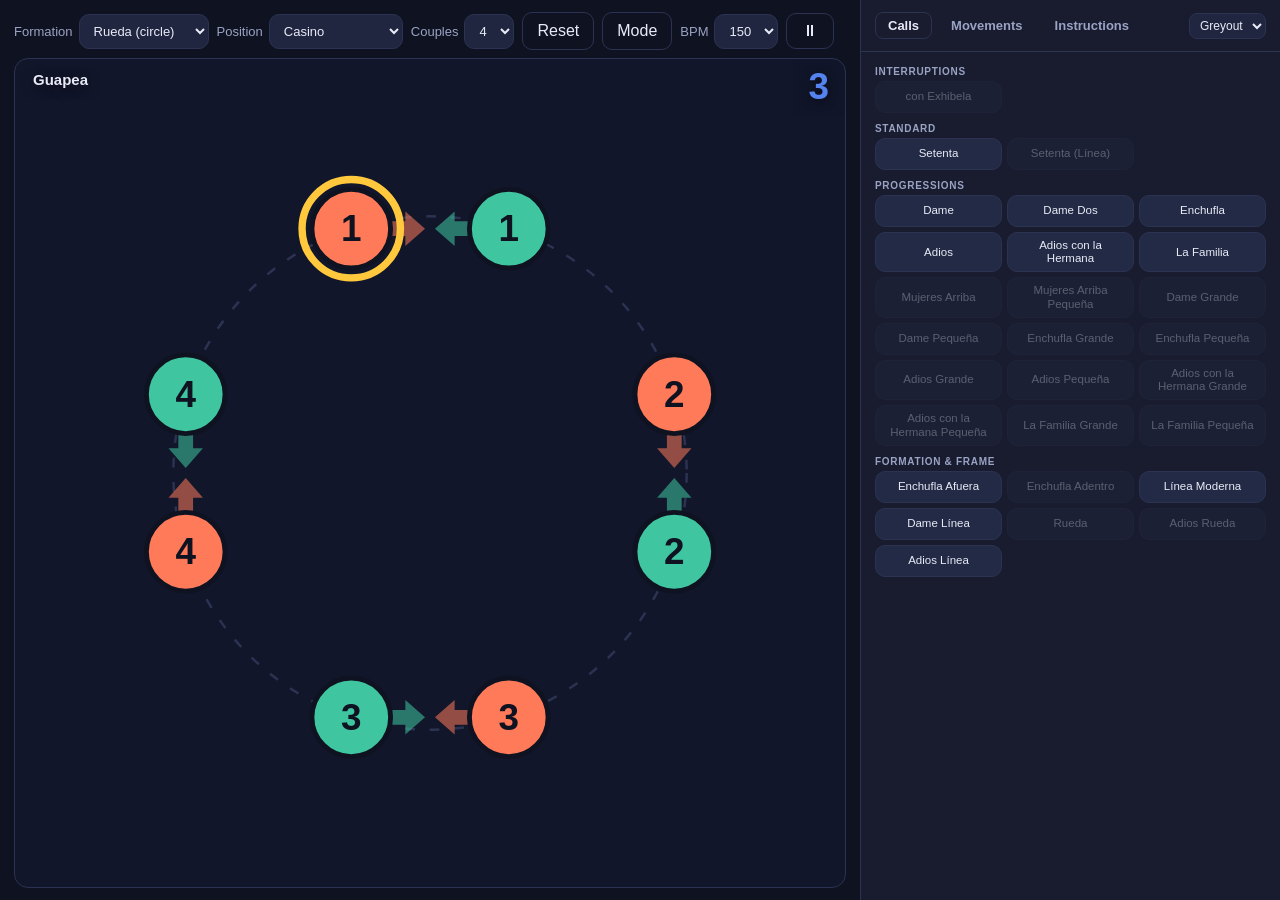
<file: index.html>
<!DOCTYPE html>
<html lang="en">
<head>
<meta charset="UTF-8">
<meta name="viewport" content="width=device-width, initial-scale=1.0">
<title>Rueda de Casino — Call Simulator (MVP)</title>
<style>
  :root{
    --bg:#0f1220; --panel:#181c2e; --panel2:#20263f; --line:#2c3352;
    --ink:#e8ebf7; --muted:#9aa3c4; --accent:#5b8cff;
    --lead:#ff7a59; --follow:#3fc6a0; --stage:#12162a;
  }
  *{box-sizing:border-box}
  html,body{height:100%}
  body{margin:0;font-family:-apple-system,BlinkMacSystemFont,"Segoe UI",Roboto,Helvetica,Arial,sans-serif;
       background:var(--bg);color:var(--ink);
       height:100dvh;overflow:hidden;display:flex;flex-direction:column}
  /* NO PAGE HEADER. The title and strapline cost a band of height on every screen to say what the
     browser tab already says, and on a phone that band was competing with the wheel. The document
     <title> still carries the name. */
  /* Full-viewport layout: stage flexes to fill; the Calls panel is always pinned/visible.
     Landscape → Calls on the right; Portrait → Calls at the bottom. The page never scrolls. */
  #app{flex:1 1 auto;min-height:0;display:flex}
  .stagewrap{flex:1 1 auto;min-width:0;min-height:0;padding:12px 14px;
             display:flex;flex-direction:column;gap:8px;overflow:hidden}
  .stage{flex:1 1 auto;min-height:0;background:var(--stage);border:1px solid var(--line);
         border-radius:14px;overflow:hidden;position:relative}
  svg{display:block;width:100%;height:100%}
  /* Wider than it was (340px): the panel is now the only home for both lists, and the animation can
     afford the room — Sam: "give the panel more horizontal room, the animation may shrink to pay for it." */
  .side{flex:0 0 420px;border-left:1px solid var(--line);background:var(--panel);
        display:flex;flex-direction:column;min-height:0}
  /* Wraps, because on a narrow phone three tabs plus the checkbox do not fit on one line and a tab you
     cannot see is a list you cannot reach. */
  .tabrow{display:flex;flex-wrap:wrap;align-items:center;gap:6px}
  .tab{background:transparent;border:1px solid transparent;border-radius:8px;padding:5px 12px;
       font:inherit;font-size:13px;font-weight:600;color:var(--muted);cursor:pointer}
  .tab:hover{color:var(--ink)}
  .tab.active{background:var(--chip);border-color:var(--line);color:var(--ink)}
  .movehint{font-size:11.5px}
  /* Sits in the tab row, so it is sized to sit beside a tab rather than tower over one. */
  #unavail{padding:4px 6px;border-radius:8px;font-size:12px}
  .calls-pin{flex:0 0 auto;padding:12px 14px;border-bottom:1px solid var(--line);background:var(--panel)}
  .side-scroll{flex:1 1 auto;min-height:0;overflow:auto;padding:14px;display:flex;flex-direction:column;gap:14px}
  .toolbar{display:flex;flex-wrap:wrap;gap:8px;align-items:center}
  /* One flex item holding the tempo and its transport, so a wrap can never fall between them and strand
     the ⏸ on a line by itself. `flex-wrap:nowrap` says that outright rather than relying on the two
     happening to fit. */
  .tempo{display:flex;flex-wrap:nowrap;align-items:center;gap:8px}
  /* A fixed cell, so swapping ⏸ for ▶ cannot change the button's width and shuffle the row — the same
     reason the call buttons live in a grid rather than a wrapping flex row. `width`, not `min-width`:
     the two glyphs are not the same width (⏸ measured 1.6px wider), so a minimum still let it twitch. */
  #beatToggle{width:48px;padding-left:0;padding-right:0;text-align:center;line-height:1;flex:0 0 auto}
  .calls{display:flex;flex-wrap:wrap;gap:8px}
  /* Buttons live in a fixed GRID, not a wrapping flex row: a hover or a state change can alter a
     button's ink but never its cell, so nothing reflows and a button can't slide out from under the
     pointer mid-click (which used to deselect a call as you tried to pick it). */
  .btngrid{display:grid;grid-template-columns:repeat(auto-fill,minmax(96px,1fr));gap:5px}
  .btngrid button{width:100%;padding:6px 6px;font-size:11.5px;text-align:center;
                  white-space:normal;line-height:1.15;min-height:32px;display:flex;
                  align-items:center;justify-content:center}
  .grouped{display:flex;flex-direction:column;gap:10px}
  /* `display:flex` above is an AUTHOR rule, and the `hidden` attribute is only styled by the UA
     stylesheet — author beats UA regardless of specificity, so setting `.hidden` on a `.grouped`
     did nothing and both tabs rendered at once. The inactive list has to be turned off explicitly. */
  .grouped[hidden]{display:none}
  .grp-title{font-size:10px;text-transform:uppercase;letter-spacing:.7px;color:var(--muted);
             margin:0 0 4px;font-weight:600}
  .grp.empty{display:none}
  .secctl{display:flex;gap:10px;align-items:center;font-weight:400;text-transform:none;letter-spacing:0}
  .secctl label.ctl{font-size:11px;gap:4px}
  .secctl input{margin:0}
  button{font:inherit;cursor:pointer;border:1px solid var(--line);background:var(--panel2);color:var(--ink);
         padding:9px 14px;border-radius:10px;transition:transform .05s, border-color .15s, background .15s}
  button:hover{border-color:var(--accent)}
  button:active{transform:translateY(1px)}
  button.call{background:#232a45}
  button.primary{background:var(--accent);border-color:var(--accent);color:#0b1020;font-weight:600}
  button.ghost{background:transparent}
  /* A toolbar button that latches (the Mode row's visibility toggle) reads as pressed while it is on. */
  .toolbar button.on{background:var(--accent);border-color:var(--accent);color:#0b1020;font-weight:600}
  button:disabled{opacity:.32;cursor:not-allowed;border-color:var(--line)}
  button:disabled:hover{border-color:var(--line)}
  select{font:inherit;background:var(--panel2);color:var(--ink);border:1px solid var(--line);
         padding:8px 10px;border-radius:10px}
  label.ctl{display:flex;align-items:center;gap:6px;color:var(--muted);font-size:13px}
  label.ctl[hidden]{display:none}          /* author `display:flex` beats the UA's `hidden` — see .modebar */
  .card{background:var(--panel2);border:1px solid var(--line);border-radius:12px;padding:12px 14px}
  .card h2{margin:0 0 8px;font-size:12px;text-transform:uppercase;letter-spacing:.8px;color:var(--muted)}
  .legend{display:flex;gap:16px;font-size:13px}
  .dot{display:inline-block;width:12px;height:12px;border-radius:50%;margin-right:6px;vertical-align:-1px}
  .help h3{font-size:12px;margin:15px 0 5px;color:var(--ink);font-weight:650}
  .help h3:first-child{margin-top:0}
  .help p{margin:0 0 8px;color:var(--muted);font-size:12.5px;line-height:1.55}
  .help b{color:var(--ink);font-weight:600}
  .help p:last-child{margin-bottom:0}
  .wip{font-size:9.5px;text-transform:uppercase;letter-spacing:.6px;color:var(--accent);font-weight:600;
       border:1px solid var(--line);border-radius:20px;padding:1px 7px;margin-left:6px;white-space:nowrap}
  #log .step{color:var(--muted)}
  #log .move{color:var(--ink);font-weight:600}
  #log .note{color:var(--muted);font-style:italic}
  table{width:100%;border-collapse:collapse;font-size:12.5px}
  th,td{text-align:left;padding:4px 6px;border-bottom:1px solid var(--line)}
  th{color:var(--muted);font-weight:600}
  .pill{font-size:11px;padding:1px 7px;border-radius:20px}
  .pill.L{background:rgba(255,122,89,.18);color:var(--lead)}
  .pill.F{background:rgba(63,198,160,.18);color:var(--follow)}
  .muted{color:var(--muted);font-size:12px;line-height:1.5}
  .modebar{display:flex;align-items:center;gap:8px;margin:6px 0 2px}
  /* Same trap as `.grouped` below: `display:flex` is an AUTHOR rule and the `hidden` attribute is only
     styled by the UA stylesheet, so the row has to be turned off explicitly or it ignores `hidden`. */
  .modebar[hidden]{display:none}
  .modebar .modelabel{color:var(--muted);font-size:11px;text-transform:uppercase;letter-spacing:.7px}
  .modebtn{padding:6px 12px;border-radius:8px;background:var(--panel2);font-size:13px}
  .modebtn.active{background:var(--accent);color:#0b1020;border-color:var(--accent);font-weight:600}
  .section{margin-top:12px}
  .sectitle{font-size:11px;text-transform:uppercase;letter-spacing:.8px;color:var(--muted);margin:0 0 7px;display:flex;align-items:center;gap:8px}
  .sectitle .hint{text-transform:none;letter-spacing:0;font-size:11px;opacity:.75}
  .decision{margin:12px 0;padding:10px 12px;border:1px solid var(--accent);border-radius:10px;
            background:rgba(91,140,255,.08);display:flex;flex-wrap:wrap;gap:8px;align-items:center}
  .decision .dtext{font-size:13px;color:var(--ink)}
  button.silence{background:#2a3150}
  /* The count, not a headline. It was 72px — sized for a room, on a stage that has to share its space
     with the wheel. A dancer glances at it; it does not need to shout.
     `font-size` is set by `scaleBeat()`, in proportion to the wheel: see there for why. */
  .beatbig{position:absolute;top:10px;right:16px;font-size:22px;line-height:1;font-weight:700;
           color:var(--accent);opacity:.92;font-variant-numeric:tabular-nums;pointer-events:none;
           text-shadow:0 2px 10px rgba(0,0,0,.6)}
  /* The corner stack: now-playing, a gap, the queue. `min-height` on the now-playing line keeps the
     queue from jumping up and down as calls start and stop — the queue is a list you read, and a list
     that moves when nothing about it changed is a list you stop trusting. */
  .corner{position:absolute;top:12px;left:18px;pointer-events:none;max-width:60%}
  .nowplaying{font-size:15px;font-weight:600;color:var(--ink);min-height:20px;
              text-shadow:0 2px 12px rgba(0,0,0,.55)}
  .nowplaying .np-call{color:var(--accent)}
  .nowplaying .np-move{color:var(--ink)}
  /* 22px of nothing. Not a border, not a rule — the queue is the same kind of thing as the line above it
     and a divider would imply otherwise; it is simply not happening yet, and distance says that. */
  .queuelist{margin-top:22px;text-shadow:0 2px 12px rgba(0,0,0,.55)}
  .queuelist .qhead{font-size:10px;text-transform:uppercase;letter-spacing:.8px;color:var(--muted);
                    margin-bottom:4px;font-weight:600}
  .queuelist .qcall{font-size:13.5px;line-height:1.65;color:var(--ink);opacity:.72}
  .queuelist .qcall .qnum{color:var(--muted);font-size:12px;margin-right:4px}
  /* The next call up is the one about to be danced — it reads brighter than the ones behind it. */
  .queuelist .qcall.qnext{opacity:1;font-weight:600}
  /* The row of light-up beat pips that used to sit under the stage is gone. It said exactly what the
     big number in the stage's top-right corner already says, and on a short screen the wheel needs
     that band of height far more than the count needs saying twice. */

  /* ================= SCREEN OVERRIDES — LAST, so that they win =================
     These blocks used to sit in the middle of the sheet, above the rules they override. CSS breaks
     ties on source order, so at equal specificity the LATER rule wins and three of these were dead
     letters: the portrait `.toolbar` gap (8px, not the 7 it asks for), the portrait `.tempo` gap, and
     the portrait `.modebar` margin. All three read as though they worked. The toolbar gap was the one
     that mattered — three gaps of one pixel each is exactly what stood between the controls and
     fitting on two rows at 375px. Overrides belong at the end of a stylesheet; here they are. */
  @media (orientation:portrait){
    #app{flex-direction:column}
    .side{flex:0 0 auto;max-height:42vh;border-left:none;border-top:1px solid var(--line)}
    .calls-pin{border-bottom:1px solid var(--line)}
    /* Trim vertical chrome so the wheel keeps as much height as possible. */
    .stagewrap{padding:8px 10px;gap:6px}
    .modebar{margin:2px 0}
    /* THE TOOLBAR IS THE BIGGEST CONSUMER OF HEIGHT ON A PHONE. At 375px it wrapped to five rows — 154px,
       well over half of what the wheel itself got — because each control is a flex item that will not
       split. Nothing here removes information: the controls simply stop reserving room they were not
       using; the selects were padded for a mouse. */
    .toolbar{gap:5px 7px}
    .toolbar label.ctl,.toolbar button,.toolbar select{font-size:12px}
    .toolbar button{padding:6px 10px}
    /* Horizontal padding only — it is the sole term that affects how the row wraps, and taking it off
       the sides rather than the top keeps the selects the same height as the buttons beside them.
       Worth 8px across the two selects on each line, which is the difference between wrapping at a
       375px phone and wrapping at a 360px one. */
    .toolbar select{padding:5px 5px;border-radius:8px}
    .toolbar label.ctl{gap:4px}
    #beatToggle{width:40px}
    .tempo{gap:7px}
  }
  /* Short landscape screens (e.g. phone held sideways): trim vertical chrome so everything still fits. */
  @media (orientation:landscape) and (max-height:560px){
    .stagewrap{padding:8px 10px;gap:6px}
    .toolbar button{padding:6px 10px}
    .side{flex-basis:340px}
  }
</style>
</head>
<body>
<div id="app">
  <main class="stagewrap">
    <div class="toolbar">
      <!-- `autocomplete="off"` throughout: browsers restore form-control state across a reload, and
           these controls are not a form — they are a view of engine state that `reset()` re-derives on
           load. Left to itself, a reloaded page could show Couples 8 over a wheel of 4. -->
      <label class="ctl">Formation
        <select id="layout" autocomplete="off">
          <option value="circle">Rueda (circle)</option>
          <option value="linea">Línea Moderna</option>
        </select>
      </label>
      <!-- Position: both the readout of where the wheel is and the way to put it somewhere. It sits
           next to Formation because the two are the same kind of statement — which floor plan, and
           where within it — and because a line of its own was a band of height a phone cannot spare. -->
      <label class="ctl">Position
        <select id="position" autocomplete="off"></select>
      </label>
      <!-- Couples comes after Position: the two wide pickers pair off on the first line, and the three
           narrow controls plus the tempo group fit on the second. Ordering the row by what it says —
           which floor plan, where on it, how many of you — happens to be the ordering that wraps. -->
      <label class="ctl">Couples
        <select id="couples" autocomplete="off">
          <option>4</option><option>6</option><option>8</option>
        </select>
      </label>
      <button id="reset" class="ghost">Reset</button>
      <!-- Mode is a practice setting, not a per-call control: you choose Live or Step once and then
           leave it. So the row is off by default and this brings it back when you want it. -->
      <button id="modeToggle" class="ghost">Mode</button>
      <!-- THE TEMPO AND ITS TRANSPORT ARE ONE CONTROL, so they are one flex item. The toolbar wraps,
           and a wrap that fell between these two would leave a ⏸ stranded on a line of its own with
           nothing to say what it governs. Grouped, they wrap together — BPM goes to the next line and
           takes its button with it.

           Tempo in the unit a caller actually thinks in: a slider offered a continuum of speeds nobody
           dances at and no way to say which one you were on. These are real salsa tempos, generated
           from the range below so the base tempo is on the list by construction. -->
      <div class="tempo">
        <label class="ctl">BPM
          <select id="bpm" autocomplete="off"></select>
        </label>
        <!-- Glyph only. The word was the widest thing in the row and said what the icon already says. -->
        <button id="beatToggle" class="ghost" title="Stop the beat" aria-label="Stop the beat">⏸</button>
      </div>
    </div>

    <div class="stage">
      <svg id="stage" viewBox="85 5 510 510" preserveAspectRatio="xMidYMid meet"></svg>
      <!-- Top-left corner: what is happening NOW, then a deliberate gap, then what is coming. The gap is
           the whole point — it is what tells a dancer at a glance which line is the call being danced and
           which lines are merely promised. -->
      <div class="corner">
        <div id="nowplaying" class="nowplaying"></div>
        <div id="queueList" class="queuelist"></div>
      </div>
      <div id="beatbig" class="beatbig">1</div>
    </div>

    <div class="modebar" id="modebar" hidden>
      <span class="modelabel">Mode</span>
      <button id="modeLive" class="modebtn">Live · queue calls</button>
      <button id="modeStep" class="modebtn">Step · pause for calls</button>
    </div>

    <div id="decision" class="decision" style="display:none">
      <span class="dtext" id="decisionText"></span>
      <button id="silenceBtn" class="silence">Silence</button>
    </div>
  </main>

  <aside class="side">
    <!-- One panel, three tabs. Calls and Movements are the same kind of thing to a user — a list of
         things you can fire — so they share a space rather than competing for one, and the tabs replaced
         the two `show` checkboxes that used to do the same job less clearly. The Call log joined them
         for the same reason: on a phone the panel can only really show one thing at a time, and the
         list you are picking from should get all of it.

         ONLY THE TAB ROW IS PINNED. Everything below it scrolls. The lists used to live up here in the
         fixed block, which is why on a short screen the last few calls sat below the bottom of the
         panel with no way to reach them. -->
    <div class="calls-pin">
      <div class="tabrow" role="tablist">
        <button class="tab active" id="tabCalls" role="tab" aria-selected="true">Calls</button>
        <button class="tab" id="tabMoves" role="tab" aria-selected="false">Movements</button>
        <button class="tab" id="tabHelp" role="tab" aria-selected="false">Instructions</button>
        <!-- What to do with a call you cannot make right now. A checkbox had to name one of the two
             states and leave the other implied; a picker names both, and says which you are in. -->
        <label class="ctl" id="unavailLabel" style="margin-left:auto">
          <select id="unavail" autocomplete="off">
            <option value="grey" selected>Greyout</option>
            <option value="hide">Hide</option>
          </select>
        </label>
      </div>
    </div>

    <div class="side-scroll">
      <div class="grouped" id="callButtons"></div>
      <div class="grouped" id="moveButtons" hidden></div>
      <p class="muted movehint" id="moveHint" hidden style="margin:0">Fire one at a time to test — a movement runs to completion and can't be interrupted.</p>
      <!-- The Call log's tab became this one. What the log showed — what you had called — is the queue
           at the top-left of the stage while it matters, and what a newcomer needs instead is to be
           told what any of these buttons do. -->
      <div class="card help" id="helpCard" hidden style="margin-top:0">
        <h3>Calling</h3>
        <p>Press a <b>Call</b> and it joins the queue shown at the top-left of the stage. Press more and
           they line up behind it, danced in the order you called them — which is the point: a caller
           shouts the next call while the current one is still being danced.</p>
        <p>Calls are timed to the music, so a call waits for its place in the measure before it starts.
           Press <b>⏸</b> to stop the beat and there is no measure to wait for — calls are then danced
           the moment you press them. <b>BPM</b> sets the tempo everything is danced at.</p>

        <h3>Calls are made of movements</h3>
        <p>A <b>call</b> is a word the caller shouts. Each one expands into a series of
           <b>movements</b> — the figures actually danced. An <i>Enchufla</i> is an Enchufla movement,
           then a Dame, then the Dile Que No the rules of rueda supply on your behalf.</p>
        <p>The <b>Movements</b> tab fires any single movement on its own, for looking at one figure
           closely. A movement runs to completion, and nothing can be queued behind it.</p>

        <h3>Setting the floor</h3>
        <p>Along the top: how many <b>Couples</b> are in the wheel, the <b>Formation</b> they are in, and
           the <b>Position</b> they are standing in — pick one and the dancers go there, keeping their
           current partners. <b>Reset</b> puts everyone back to the start.</p>

        <h3>Step mode <span class="wip">under development</span></h3>
        <p>Behind the <b>Mode</b> button is a second mode that pauses at each decision point and asks you
           for a call instead of flowing on by itself. It works, but it is still being built out.</p>
      </div>
    </div>
  </aside>
</div>

<script>
/* ------------------------------------------------------------------ *
 *  DATA MODEL
 *  A dancer = { id, role:'L'|'F', couple:int, station:int, ring:'in'|'out' }
 *  - station  : which slot around the wheel / along the line they occupy
 *  - ring     : leaders start 'in', followers 'out'; some moves swap this
 *  - couple   : identity tag (never changes) so you can track a person
 *  Invariant : every station holds exactly one 'L' and one 'F'. Those two
 *              are partners *right now*. Facing always points at the partner.
 *
 *  A CALL is a pure function (dancers, N) -> new dancers (or null = "no
 *  formation change, returns to base"). Add new calls by adding to CALLS.
 * ------------------------------------------------------------------ */

const MOVEMENTS = {
  dame: {
    label: 'Dame',
    desc: 'Progresses the leader one couple, ending in Exhibela facing the new partner. Leader and follower now travel toward each other and meet at the spoke midway between their two old couples — so the wheel flips to the other of its two spoke configs and lands exactly on the grid (no drift). The follower progresses clockwise (anti-clockwise afuera) to the meeting spoke.',
    requires: ['casino', 'exhibela', 'dile'], sets: 'exhibela', progresses: 1, afueraReady: true, interrupt: true,
    // Odd from Casino and Exhibela (dh −1/+1), even from the Dile Que No position (−2/0, the follower
    // scripted): the flip is the arithmetic, not a flag that happens to travel with the name.
    flipsPhase: (from) => virtualPos(from) !== 'dile',
    anim: { duration: 700 },
    beats: (from) => virtualPos(from) === 'casino' ? 2 : 4,
    play: { byFrom: {
      default: { travel: 'dame', mirror: true },
      // From the Dile Que No position the leader walks straight to his new partner one couple
      // anti-clockwise while she dances her ¾ circle back to her own spot. This was the second half of
      // the `dile_dame` compound; it is a Dame, so it lives on the Dame.
      dile: { travel: 'dile_dame', mirror: true, opts: { steps: 32, settle: 0.28, beats: 4 },
        script: { F: { kind: 'three_quarter_circle' } },
        face: { L: 'partner', F: { from: 'travel', to: 'partnerEnd', after: 0.75, freeze: true } } },
    } }
  },
  dame_dos: {
    label: 'Dame Dos',
    desc: 'Like Dame but the leader progresses two couples — he passes one follower and joins the next while the follower steps half a couple to the between-spoke. Flips the phase (lands on the other config) and ends in Exhibela facing the new partner.',
    // NOT afuera. Holding the pass sides — which afuera does not change — sends the leaders round an
    // enormous arc, which is why it is almost never called that way on a floor. Sam: ban it rather than
    // draw it. The same reasoning retires its Línea forms below.
    requires: ['casino', 'exhibela', 'dile'], sets: 'exhibela', progresses: 2, interrupt: true,
    flipsPhase: (from) => virtualPos(from) !== 'dile',
    anim: { duration: 820 },
    beats: 4,
    play: { byFrom: {
      default: { travel: 'dame_dos', mirror: true },
      dile: { travel: 'dile_dame_dos', mirror: true, opts: { steps: 32, settle: 0.28, beats: 4 },
        script: { F: { kind: 'three_quarter_circle' } },
        face: { L: 'partner', F: { from: 'travel', to: 'partnerEnd', after: 0.75, freeze: true } } },
    } }
  },
  dame_pequena: {
    label: 'Dame Pequena',
    desc: 'Progresses the leader one couple WITHOUT changing the spoke config — the couples stay on the same midpoint spokes, only the pairing shifts. From Exhibela the follower stays put and the leader travels the whole way to the next follower (a Dame where the leader does all the work). From Casino the follower does a Reverse Adios across her own spoke (turning 180° anti-clockwise) while the leader travels the larger distance to the next follower’s spoke. Ends in Exhibela at the same spokes. Afuera it inverts inside-out (progression clockwise, lanes swapped), ending in Afuera Exhibela. (Meant for Rueda / Línea Moderna work; not yet used as a call.)',
    requires: ['casino', 'exhibela'], sets: 'exhibela', progresses: 1, afueraReady: true,
    anim: { duration: 820 },
    beats: 4,
    /* FROM THE DILE QUE NO POSITION SHE DANCES HER ¾ CIRCLE — the same figure the circle Dame already
     * does from there. Sam: "when doing a Dame move where the follower wants to end up back in the same
     * slot, she should do her 3/4 circle movement that we've already defined as part of Rueda formation …
     * The same should be true for Dame Pequeña in LM formation."
     *
     * And the leader passes her on the RIGHT, which is the Dile Que No position's own convention rather
     * than the rueda role default. Without that declaration the planner fell back to `'L,F': 'left'` and
     * drove him round the wrong side: measured, the INTENDED path already went right at 6.49px and the
     * evasion reversed it to 38px on the left. No fault was recorded, because it achieved exactly the
     * rule it had been given — the rule was the wrong one. */
    play: { byFrom: {
      // She dances a Reverse Adios across her own spoke from Casino, and simply stands still from
      // Exhibela — which is the same instruction, because from Exhibela that slot is where she already
      // is. Only the facing differs: coming from Casino she spins anti-clockwise onto her new leader.
      default: { travel: 'dame_pequena', mirror: true,
        script: { F: { kind: 'to_lane', bow: { side: 'right', amp: 'justMiss' } } },
        face: { F: { byVirtualPos: { exhibela: null,
          casino: { from: 'start', to: 'partnerEnd', dir: 'ccw', after: 0, ease: 'linear' } } } } },
      // The SAME definition the circle Dame uses from here — `dile_dame` already states both the leader's
      // one-couple crossing and the Dile Que No position's `partner0: 'right'`. Sharing it rather than
      // restating it is the point: these are one figure, and §46 was flagging the near-duplicate.
      dile: { travel: 'dile_dame', mirror: true, opts: { steps: 32, settle: 0.28, beats: 4 },
        script: { F: { kind: 'three_quarter_circle' } },
        face: { L: 'partner', F: { from: 'travel', to: 'partnerEnd', after: 0.75, freeze: true } } },
    } }
  },
  dame_dos_pequena: {
    label: 'Dame Dos Pequena',
    desc: 'Dame Pequeña progressing TWO couples instead of one: the leader does all the travelling and the follower dances the identical figure, so the spoke config is unchanged. On a mini 2-couple wheel two couples is the whole wheel — the leader crosses it twice, going by the other leader on each other’s right (left shoulder) both times, and lands back with his own partner in the slot he started in. Still 4 beats, so he covers twice the ground in the same time. Ends in Exhibela at the same spokes.',
    requires: ['casino', 'exhibela'], sets: 'exhibela', progresses: 2,   // not afuera — see Dame Dos
    anim: { duration: 820 },
    beats: 4,
    // Identical to Dame Pequeña but for the travel it names — which is the whole claim: the follower's
    // figure and facing are the same instruction in both, so she is the dancer who dances the same thing.
    play: { travel: 'dame_dos_pequena', mirror: true,
      script: { F: { kind: 'to_lane', bow: { side: 'right', amp: 'justMiss' } } },
      face: { F: { byVirtualPos: { exhibela: null,
        casino: { from: 'start', to: 'partnerEnd', dir: 'ccw', after: 0, ease: 'linear' } } } } }
  },
  linea_moderna: {
    label: 'Línea Moderna',
    desc: 'From Casino on the rueda: the wheel opens into the two-ring Rueda Línea Moderna. The cantante’s couple and every other couple clockwise (the primeros) walk in to the inner ring, each landing on the spoke one couple clockwise of where it started, turning ANTI-CLOCKWISE as a couple (a tight turn, always less than a full circle) into their new orientation; the couples between them (the segundos) walk straight out along their own spokes to the outer ring without turning, so the segundos’ spokes become the formation’s spokes and each primero ends in a mini 2-couple wheel with the segundo that was next clockwise. Everyone stays in Casino, partners facing each other throughout. Requires an even number of couples.',
    requires: ['casino'], sets: 'linea', needsEven: true, noAfuera: true, changesLayout: 'linea',
    beats: 8,
    play: { formation: 'linea', turn: 'ccw' }
  },
  dame_linea: {
    label: 'Dame Línea',
    desc: 'From Casino on the rueda: a Dame that lands the wheel in Rueda Línea Moderna. Each primero couple and the segundo couple one place clockwise of it exchange followers, and the two new couples take the two rings of the mini wheel they now share. The new spokes sit midway between each primero’s spoke and the segundo’s one couple clockwise — exactly where a Dame’s partners meet — so the segundo leaders dance an ordinary Dame onto them, easing out to the outer ring and gathering the primero followers there in Exhibela; those outer couples set the formation’s spokes. Meanwhile each primero leader and the segundo follower one couple clockwise walk straight in to the inner ring of that same spoke, meeting as its inner couple. Ends in the Línea exhibela state, ready for a Dile Que No Grande. Even couple counts only.',
    requires: ['casino'], sets: 'linea_ex', needsEven: true, noAfuera: true, changesLayout: 'linea',
    progresses: 1,
    // Two beats, like the Dame it is. It is a progressing Dame-type figure that closes into a Dile Que
    // No, so `startBeatOf` snaps it to beat 9 − 2 = 7: it ends on 8 and the Dile Que No Grande lands on
    // beat 1, giving the call the same 2 + 8 = 10 beats a plain Dame takes. It used to declare 4, which
    // started it on 5 and made the call 12 — the figure was musically a bar and a half long.
    beats: 2,
    play: { formation: 'linea_dame' }
  },
  rueda: {
    label: 'Rueda',
    desc: 'From Rueda Línea Moderna (Casino): the two rings fold back into a single rueda. The outer couples keep their exact midpoint spokes and simply walk straight in to the ring without turning — so the new rueda inherits the formation’s orientation. Each inner couple comes out to the place one clockwise of where its own mini-wheel partner lands, travelling as a couple and turning ANTI-CLOCKWISE until it matches its new spot. Everyone stays in Casino, partners facing each other throughout.',
    requires: ['linea'], sets: 'casino', changesLayout: 'circle',
    beats: 8,
    play: { formation: 'circle', turn: 'ccw' }
  },
  adios_rueda: {
    label: 'Adios Rueda',
    desc: 'The same exit from Rueda Línea Moderna as Rueda — outer couples walk straight in on their own spokes, inner couples come out one place clockwise of them — except the inner couples sweep CLOCKWISE the long way round into their new orientation instead of taking the tight anti-clockwise turn.',
    requires: ['linea'], sets: 'casino', changesLayout: 'circle',
    beats: 8,
    play: { formation: 'circle', turn: 'cw' }
  },
  adios_linea: {
    label: 'Adios Línea',
    desc: 'The same entry into Rueda Línea Moderna as Línea Moderna — primeros in to the inner ring one spoke clockwise, segundos straight out to the outer ring — but the primeros sweep CLOCKWISE the long way round into their new orientation instead of taking the tight anti-clockwise turn, which gives the figure its Adios-like character. Requires an even number of couples.',
    requires: ['casino'], sets: 'linea', needsEven: true, noAfuera: true, changesLayout: 'linea',
    beats: 8,
    play: { formation: 'linea', turn: 'cw' }
  },
  dile: {
    label: 'Dile Que No',
    desc: "From Exhibela: both open with the first three Exhibela stages along their Exhibela lines (leader dips in/back/out facing the follower throughout; follower steps out turning 90° right to the centre, back, then in turning 90° left to the tangent), then a 180° anti-clockwise orbit settles them into Casino — the follower turning a further 180° left to face her leader.",
    requires: ['exhibela'], sets: 'casino', interrupt: true,
    beats: 8,
    play: { figure: 'dile_full' },
    anim: { speed: 0.092, rotSpeed: 0.40 }
  },
  dile4: {
    label: 'Dile Que No (4)',
    desc: 'The 4-beat opening of a Dile Que No, danced on its own from Exhibela: beats 1-2 dip out along the Exhibela line and back, beat 3 step onto the couple’s midpoint spoke (leader to the outer lane just outside the ring, follower to the inner lane just inside), pause on beat 4 — leader facing the centre, follower facing perpendicular to the spoke. Ends in the Dile Que No position (no progression, no phase change).',
    requires: ['exhibela'], sets: 'dile', entryOnly: true,
    beats: 4,
    play: { figure: 'dile_opening' },
    anim: { speed: 0.10, rotSpeed: 0.42 }
  },
  mujeres: {
    label: 'Mujeres Arriba',
    desc: 'From the Dile Que No position: the women advance. Each follower progresses one partnership clockwise to the next couple’s Exhibela spot (doing all the travelling, staying inside the ring), while each leader retraces his 4-beat Dile Que No in reverse back to his own Exhibela spot, facing the centre then turning right to meet his new follower. Ends in Exhibela — leaders not progressed, the pairing shifted by one, no phase change.',
    requires: ['dile'], sets: 'exhibela', progresses: 1, entryOnly: true,
    beats: 4,
    // `mirror` so the figure can be danced inside out. Línea Moderna's inner ring is an inverted rueda,
    // so a grande Mujeres Arriba needs the women progressing the other way round there; without this the
    // inner ring danced it the outer ring's way and the two halves disagreed about which way is forward.
    play: { travel: 'mujeres', mirror: true, opts: { steps: 24, settle: 0.3, beats: 4 },
      script: { L: { kind: 'to_lane', ease: 'smooth' } },
      // He holds facing the centre, then turns to his RIGHT onto the woman arriving beside him.
      face: { L: { from: 'centre', to: 'partnerEnd', after: 0.62, dir: 'cw' } } },
    anim: { speed: 0.10, rotSpeed: 0.42 }
  },
  /* The per-ring figure the grande Mujeres Arriba composes. `requires: []` so nothing offers it directly
   * — it is not a circle figure and there is no circle position it belongs to; `grandeFrames` reaches it
   * by name, which does not go through `validFrom`. It exists as a movement rather than as an inline
   * special case so the grande form is built the same way every other grande form is. */
  /* THE DAME, DANCED FROM THE DILE QUE NO POSITION, SHARED BETWEEN BOTH PARTNERS. Sam's specification,
   * in full: the phase changes; the leader progresses to the next slot anti-clockwise (clockwise on the
   * inner ring); the follower to the next slot clockwise (anti-clockwise on the inner ring, matching the
   * way she faces); both land in Exhibela on the opposite config.
   *
   * That is `L dh -1 / F dh +1` — one odd half-spacing each, in opposite directions, meeting on the
   * between-spoke. The odd numbers ARE the phase flip; nothing declares it separately. And it is the
   * plain Dame travel, which is the whole point: **this figure had already been derived.** It was built
   * once as "Mujeres Arriba Grande" and once, badly, as a Dame Grande, and nothing noticed they were the
   * same movement. Sam: "Mujeres Arriba Grande IS the same movement as Dame Grande from Dile Que No
   * position." One name now, and §46 watches for the next one.
   *
   * `requires: []` so nothing offers it directly — it is reached by name from `grandeFrames`, which does
   * not go through `validFrom`. It exists as a movement rather than an inline case so the grande form is
   * built the way every other grande form is. */
  dame_shared: {
    label: 'Dame (shared)',
    desc: 'A Dame danced from the Dile Que No position with the work shared: each partner crosses one half-spacing — he anti-clockwise, she clockwise — and they meet on the between-spoke, so the wheel lands on the other config. Same pairing result as a Dame, half the distance each, and the reason it fits on a ring of two.',
    requires: [], sets: 'exhibela', progresses: 1, flipsPhase: true, entryOnly: true,
    beats: 4,
    // The partner you start beside is the one you leave past, and Sam names that side: to the right of
    // them, over your own left shoulder — the same for inner and outer couples, because afuera never
    // changes which side a dancer passes on.
    play: { travel: 'dame', mirror: true,
      // Stated inline rather than spread from PASSES_RUEDA, which is declared with the travel registry
      // further down and is in its temporal dead zone here.
      opts: { steps: 24, settle: 0.3, beats: 4,
              passes: { 'L,F': 'left', 'F,L': 'left', 'L,L': 'right', 'F,F': 'right', partner0: 'right' } } },
    anim: { speed: 0.10, rotSpeed: 0.42 }
  },
  enchufla: {
    label: 'Enchufla',
    desc: 'Leader and follower trade places, each heading for the other and bowing left so they just miss as they pass — leader turning right, follower turning left — ending flipped, still facing each other. Canonically from Casino (→ Exhibela); also allowed from Exhibela (→ Casino) for free play.',
    requires: ['casino', 'exhibela'], sets: (from) => from === 'casino' ? 'exhibela' : 'casino',
    anim: { duration: 700 },
    beats: 4,
    play: { figure: 'swap', params: { leaderRot: 180, followerRot: -180, side: 'left' } }
  },
  vacilala: {
    label: 'Vacilala',
    desc: 'The leader moves exactly as in an Enchufla and the follower takes the same path, but instead of a 180° left turn she spins 540° to her right (clockwise) — ending flipped, facing back toward her partner. Canonically from Casino (→ Exhibela); also allowed from Exhibela (→ Casino) for free play.',
    requires: ['casino', 'exhibela'], sets: (from) => from === 'casino' ? 'exhibela' : 'casino',
    anim: { duration: 820 },
    beats: 4,
    play: { figure: 'swap', params: { leaderRot: 180, followerRot: 540, side: 'left' } }
  },
  adios: {
    label: 'Adios',
    desc: 'Partners swap places, each turning 180° to their right (clockwise), just missing in the middle. From Casino it ends in Exhibela position; from Exhibela it ends back in Casino — the same movement either way, toggling the wheel between the two.',
    requires: ['casino', 'exhibela'], sets: (from) => from === 'casino' ? 'exhibela' : 'casino',
    anim: { duration: 780 },
    beats: 4,
    play: { figure: 'swap', params: { leaderRot: 180, followerRot: 180, side: 'left' } }
  },
  reverse_adios: {
    label: 'Reverse Adios',
    desc: 'The exact opposite of an Adios: partners swap places along the mirror-image path (bowing to the right so they just miss in the middle), each turning 180° to their left (anti-clockwise) — the reverse of the Adios turn. From Exhibela it ends back in Casino; from Casino it ends in Exhibela — the same movement either way, toggling the wheel between the two.',
    requires: ['casino', 'exhibela'], sets: (from) => from === 'casino' ? 'exhibela' : 'casino',
    anim: { duration: 780 },
    beats: 4,
    play: { figure: 'swap', params: { leaderRot: -180, followerRot: -180, side: 'right' } }
  },
  reverse_enchufla: {
    label: 'Reverse Enchufla',
    desc: 'The exact opposite of an Enchufla: leader and follower trade places along the mirror-image path (bowing right, just missing in the middle) — the leader turning left, the follower right — ending flipped, facing each other. Canonically from Exhibela (→ Casino); also allowed from Casino (→ Exhibela) for free play.',
    requires: ['casino', 'exhibela'], sets: (from) => from === 'casino' ? 'exhibela' : 'casino',
    anim: { duration: 700 },
    beats: 4,
    play: { figure: 'swap', params: { leaderRot: -180, followerRot: 180, side: 'right' } }
  },
  leaders_enchufla: {
    label: "Leader's Enchufla",
    desc: 'An Enchufla with the roles swapped — the leader does what the follower does in a normal Enchufla (turning 180° left) and the follower does what the leader does (turning 180° right), both bowing left to just miss. Canonically from Exhibela (→ Casino); also allowed from Casino (→ Exhibela) for free play.',
    requires: ['casino', 'exhibela'], sets: (from) => from === 'casino' ? 'exhibela' : 'casino',
    anim: { duration: 700 },
    beats: 4,
    play: { figure: 'swap', params: { leaderRot: -180, followerRot: 180, side: 'left' } }
  },
  exhibela: {
    label: 'Exhibela',
    desc: 'A showy figure danced in place from Exhibela position. The couple never leaves two fixed parallel lines (each perpendicular to the line joining the partners). The leader faces the follower throughout, dipping in then out along his line; the follower steps out turning 90° to her right to face along her line, returns, continues, then spins 270° right back to the start. Ends exactly where it began.',
    requires: ['exhibela'], sets: 'exhibela',
    beats: 8,
    play: { figure: 'exhibela' },
    anim: { speed: 0.075, rotSpeed: 0.42 }
  },
  leaders_right_turn: {
    label: "Leader's Right Turn",
    desc: 'Danced in place: the follower stays put and does not rotate while the leader turns a full 360° to his right (clockwise) on the spot, ending exactly where and how he began. Used inside Enchufla Afuera / Enchufla Adentro; also allowed on its own from Casino or Exhibela (the position is unchanged either way).',
    requires: ['casino', 'exhibela'], sets: (from) => from,
    beats: 4,
    play: { figure: 'leaders_right_turn' },
    anim: { speed: 0.10, rotSpeed: 0.5 }
  },
  afuera: {
    label: 'Afuera',
    desc: 'Turn the wheel inside-out with no movement (0 beats): Casino becomes Afuera Exhibela, and Exhibela becomes Afuera Casino. A pure re-labelling — the dots do not move — that switches the wheel into the inverted (afuera) frame.',
    requires: ['casino', 'exhibela'], sets: (from) => from === 'casino' ? 'afuera_exhibela' : 'afuera', relabel: true,
    beats: 0,
    play: { hold: true }
  },
  adentro: {
    label: 'Adentro',
    desc: 'The inverse of Afuera, with no movement (0 beats): Afuera Casino becomes Exhibela, and Afuera Exhibela becomes Casino. A pure re-labelling that returns the wheel to the normal (inside) frame.',
    requires: ['afuera', 'afuera_exhibela'], sets: (from) => from === 'afuera_exhibela' ? 'casino' : 'exhibela', relabel: true,
    beats: 0,
    play: { hold: true }
  }
};

/* ------------------------------------------------------------------ *
 *  Línea Moderna movements, generated from the circle movements.
 *  A GRANDE variant runs the circle figure on both rings (outer normal,
 *  inner afuera) via grandeFrames — same phase behaviour as the circle
 *  figure. A PEQUEÑA variant runs it in the mini 2-couple wheels via
 *  pequenaFrames, with every Dame → Dame Pequeña and no phase change.
 *  Circle position ↔ Línea state: casino↔linea, exhibela↔linea_ex (grande)
 *  (both rings exhibela). grandeFrames/pequenaFrames are hoisted below.
 * ------------------------------------------------------------------ */
(function buildLineaMovements(){
  /* A composition can only carry over the positions it knows how to translate. A position the map leaves
   * alone is one this composition has no Línea counterpart for, and is dropped rather than silently
   * handed a position it cannot resolve.
   *
   * The GRANDE map used to stop at casino and exhibela, because there was no Línea Moderna Dile Que No
   * entry in `LINEA_SUB` for it. There is now, so `dile` maps too — and that is what makes a Dame Grande
   * danceable FROM the LM Dile Que No position, which is what a Dame called over a pending Dile Que No
   * needs. Sam found it the other way round: the call skipped the Dile Que No and danced a Dame Grande
   * from Exhibela, because a Dame Grande from the Dile Que No position did not exist to be danced. */
  const gMap = v => v === 'casino' ? 'linea' : v === 'exhibela' ? 'linea_ex' : v === 'dile' ? 'linea_dile' : v;
  const gUn  = l => l === 'linea' ? 'casino' : l === 'linea_dile' ? 'dile' : 'exhibela';
  const pMap = v => v === 'casino' ? 'linea' : v === 'exhibela' ? 'linea_ex' : v === 'dile' ? 'linea_dile' : v;
  const pUn  = l => l === 'linea' ? 'casino' : l === 'linea_dile' ? 'dile' : 'exhibela';
  const mapSets = (sets, map, un) => (typeof sets === 'function') ? (from) => map(sets(un(from))) : map(sets);
  const mapBeats = (beats, un) => (typeof beats === 'function') ? (from) => beats(un(from)) : beats;
  // circle keys that get Línea versions (the figures used by the ported calls)
  /* A MOVEMENT KEEPS ITS NAME ACROSS FORMATIONS. Sam: "different formations like Afuera already reuse
   * just 'Enchufla' for the movement, and some movements like 'Dame' have completely different pathing
   * depending on if they are called from Casino position or Exhibela position, so it seems perfectly
   * natural to allow this movement within Línea Moderna to be shared with the movement in Rueda
   * formation, especially as they should be absolutely identical."
   *
   * So a figure in which NOBODY CHANGES SLOT gains the Línea positions on the movement it already is,
   * rather than being minted twice more under decorated names. Measured across 4/6/8 couples, the grande
   * and pequeña forms of every one of these was byte-identical to the other — 0.000px — because a figure
   * danced inside a couple does not care which wheel the couple is standing on. Grande and Pequeña are
   * markers for WHICH SLOT TO PROGRESS TO, and these progress nobody.
   *
   * The Dame family keeps its two forms, because there the marker is the whole point: from LM Casino a
   * Dame Grande and a Dame Pequeña are both callable and land the dancers somewhere different. */
  /* `exhibela` is in this list so that CON EXHIBELA CAN DIVERT IN LÍNEA. The divert sets the queue to
   * the Exhibela movement, and that movement only accepted the circle Exhibela position — so from LM
   * Exhibela `nextMovement` dropped it as invalid and the divert silently did nothing. It is danced
   * inside the couple and changes nobody's slot, so it belongs here with the rest of the in-place
   * family and needs no second name. */
  const IN_PLACE = ['enchufla', 'vacilala', 'adios', 'leaders_enchufla', 'exhibela', 'dile', 'dile4'];
  const PROGRESSING = ['dame'];
  for (const key of IN_PLACE){
    const m = MOVEMENTS[key];
    const circlePlay = m.play, circleSets = m.sets, circleBeats = m.beats;
    const lineaFrom = m.requires.filter(v => pMap(v) !== v).map(pMap);
    m.requires = m.requires.concat(lineaFrom);
    m.linea = true;   // `interrupt` rides along on the movement itself: same figure, same junctures
    /* THE 4-BEAT DILE QUE NO IS NOT GATED IN LÍNEA, and the gate that used to be here is why Sam found it
     * missing. It carried `minCouples: 6` against a measurement of "29.6px apart at four couples", taken
     * before the via-point pathing landed. Re-measured on the current engine: the closest any two dancers
     * come during the figure is **36.42px at four couples — identical to six and eight** — against a 34px
     * floor, landing 46px apart. The wheel it is danced on does not change the step; only the endpoints
     * moved, and they moved far enough. A stale number was hiding a working figure, so it is gone rather
     * than adjusted: there is nothing left for it to protect. */
    // From a Línea position, resolve the underlying circle answer and map it back into Línea's names.
    m.sets = (from) => {
      if (!LINEA_SUB_PEQ[from]) return (typeof circleSets === 'function') ? circleSets(from) : circleSets;
      const c = pUn(from);
      return pMap((typeof circleSets === 'function') ? circleSets(c) : circleSets);
    };
    m.beats = (from) => {
      const c = LINEA_SUB_PEQ[from] ? pUn(from) : from;
      return (typeof circleBeats === 'function') ? circleBeats(c) : (circleBeats === undefined ? 4 : circleBeats);
    };
    const byFrom = { default: circlePlay };
    // Derived from the map itself rather than read off LINEA_SUB_PEQ, which is declared further down.
    ['casino', 'exhibela', 'dile'].forEach(c => { byFrom[pMap(c)] = { compose: 'pequena', of: key }; });
    m.play = { byFrom };
  }
  const KEYS = PROGRESSING;
  for (const key of KEYS){
    const m = MOVEMENTS[key];
    /* A Dame Dos progresses TWO couples, and each Linea ring holds only half the wheel. On a ring of two
     * that is the whole ring — the same discovery as Dame Dos Pequena, one level up — and on a ring of
     * three it is a near-antipodal swap that the ring has no room for: measured, leaders close to 3.1px
     * at 4 couples and 15.8px at 6, against a 34px floor, with the collisions unresolvable by any side.
     * So the grande form needs four couples per ring, i.e. eight in the wheel. Sam's call, and it is a
     * geometric limit rather than a preference: the figure does not fit. */
    const grandeMin = (key === 'dame_dos') ? 8 : m.minCouples;
    MOVEMENTS[key + '_grande'] = {
      label: m.label + ' Grande', linea: true, minCouples: grandeMin, interrupt: m.interrupt,
      requires: m.requires.filter(v => gMap(v) !== v).map(gMap), sets: mapSets(m.sets, gMap, gUn),
      progresses: m.progresses, flipsPhase: m.flipsPhase,
      beats: mapBeats(m.beats, gUn), anim: m.anim,
      play: { compose: 'grande', of: key },
    };
    // Pequeña: a Dame becomes a Dame Pequeña — the leader does all the travelling, so no phase flip.
    // The COUNT is preserved: a Dame Dos is a two-couple progression on whatever wheel it is danced on,
    // and mapping it to the one-couple figure is what used to throw that away (both keys produced
    // byte-identical frames, a two-couple label over a one-couple figure — §39 asserts against it now).
    const pKey = key === 'dame' ? 'dame_pequena' : key === 'dame_dos' ? 'dame_dos_pequena' : key;
    const pm = MOVEMENTS[pKey];
    MOVEMENTS[key + '_peq'] = {
      label: m.label + ' Pequeña', linea: true, interrupt: m.interrupt,
      requires: m.requires.filter(v => pMap(v) !== v).map(pMap), sets: mapSets(m.sets, pMap, pUn),
      progresses: m.progresses,                                   // never flips phase
      beats: mapBeats(pm.beats, pUn), anim: pm.anim,
      play: { compose: 'pequena', of: pKey },
    };
  }
  /* MUJERES ARRIBA HAS ONE FORM IN LÍNEA, AND THE OTHER TURNED OUT TO BE A DAME.
   *
   * Pequeña is a real, distinct figure: the woman crosses her mini 2-couple wheel alone, which swaps her
   * between the rings, while the men stay put. Grande is not. Worked out properly — the pairing advancing
   * one couple around each ring, with both partners sharing the crossing so it fits on a ring of two — it
   * lands every dancer in exactly the slots a DAME lands them in, on the same flipped phase. Sam:
   * "Mujeres Arriba Grande IS the same movement as Dame Grande from Dile Que No position."
   *
   * Which is what the code said before any of this was built: *"a grande Mujeres Arriba would just be a
   * Dile Que No y Dame, so it has no grande form."* That comment was right, and it was deleted to make
   * room for a form that then took four attempts to derive back to the thing it had described. */
  for (const key of ['mujeres']){
    const m = MOVEMENTS[key];
    MOVEMENTS[key + '_peq'] = {
      label: m.label + ' Pequeña', linea: true,
      requires: m.requires.map(pMap), sets: mapSets(m.sets, pMap, pUn),
      progresses: m.progresses,
      beats: mapBeats(m.beats, pUn), anim: m.anim,
      /* No gate. It carried a `minCouples: 6` from a pre-via-point measurement; re-measured, the closest
       * approach is 33.15px at four, six AND eight couples — the identical number, because a mini
       * 2-couple wheel is the same size whatever the rueda around it is doing. A figure whose clearance
       * does not vary with N cannot have a floor in N. */
      play: { compose: 'pequena', of: key },
    };
  }
  /* THE DAME GRANDE IS TWO FIGURES UNDER ONE NAME, chosen by where it is danced from. From LM Casino or
   * LM Exhibela it composes the ordinary Dame. From the LM Dile Que No position it composes the SHARED
   * Dame — because the circle Dame from there is the one-dancer-does-everything version that the Dile Que
   * No y Dame compound wants, and on a Línea ring that version does not fit: the leader crossing a whole
   * couple while his partner is scripted in place is the shape that could not be pathed. */
  MOVEMENTS.dame_grande.play = { byFrom: {
    default:    { compose: 'grande', of: 'dame' },
    linea_dile: { compose: 'grande', of: 'dame_shared' },
  } };
})();

/* ------------------------------------------------------------------ *
 *  CALLS — a call is a word the caller shouts; it expands into a
 *  sequence of MOVEMENTS (which movements can depend on the starting
 *  position). After a call's movements finish, if the dancers are in a
 *  transient Exhibela with nothing else queued, they default to a Dile
 *  Que No back to Casino.
 * ------------------------------------------------------------------ */
const CALLS = {
  dame:     { label: 'Dame',     desc: 'Call from Casino: the Dame movement, then (by default) a Dile Que No back to Casino — the leader progresses one couple. Called when a Dile Que No is already the next movement, it merges into a Dile Que No y Dame.', from: ['casino', 'afuera'], seq: ['dame'] },
  // Not from afuera: the movement is banned there (holding the pass sides, which afuera does not change,
  // sends the leaders round an enormous arc), so the call cannot be either. §40 keeps the two in step.
  dame_dos: { label: 'Dame Dos', desc: 'Call: like Dame but the leader progresses two couples. Called when a Dile Que No is already the next movement, it merges into a Dile Que No y Dame Dos.', from: ['casino'], seq: ['dame_dos'] },
  enchufla: { label: 'Enchufla', desc: 'Call from Casino: an Enchufla movement, then a Dame, then (by default) a Dile Que No back to Casino.', from: ['casino', 'afuera'], seq: ['enchufla', 'dame'] },
  con_exhibela: { label: 'con Exhibela', desc: 'Modifier: diverts the dancers to an Exhibela movement when they next reach Exhibela, forgetting whatever the current call had planned next. Afterwards they default to a Dile Que No.', modifier: true },
  setenta:  { label: 'Setenta', desc: "Call from Casino: Vacilala, Adios, Enchufla, Leader's Enchufla, Enchufla, then (by default) a Dile Que No. No change of partner. The only interruption point is right before the closing Dile Que No.", from: ['casino', 'afuera'], seq: ['vacilala', 'adios', 'enchufla', 'leaders_enchufla', 'enchufla'] },
  adios:    { label: 'Adios', desc: 'Call from Casino: Adios, Dame, then (by default) a Dile Que No back to Casino. Progresses the leader one couple.', from: ['casino', 'afuera'], seq: ['adios', 'dame'] },
  adios_hermana: { label: 'Adios con la Hermana', desc: "Call from Casino: Adios, Leader's Enchufla, Enchufla, Dame, then (by default) a Dile Que No. Progresses the leader one couple. (Despite the “con”, this is one full call — not a con-Exhibela-style interrupt.)", from: ['casino', 'afuera'], seq: ['adios', 'leaders_enchufla', 'enchufla', 'dame'] },
  la_familia: { label: 'La Familia', desc: "Call from Casino: Adios, Leader's Enchufla, Enchufla, Adios, Adios, Dame, then (by default) a Dile Que No. Progresses the leader one couple.", from: ['casino', 'afuera'], seq: ['adios', 'leaders_enchufla', 'enchufla', 'adios', 'adios', 'dame'] },
  enchufla_afuera: { label: 'Enchufla Afuera', desc: "Call from Casino: an Enchufla, a Leader's Right Turn, then Afuera — leaving the wheel in the new Afuera Casino position (it looks like Exhibela but behaves like an inside-out Casino). No default Dile Que No: the wheel stays afuera.", from: ['casino'], seq: ['enchufla', 'leaders_right_turn', 'afuera'] },
  enchufla_adentro: { label: 'Enchufla Adentro', desc: "Call from Afuera Casino only: an (afuera) Enchufla, a Leader's Right Turn, then Adentro — un-flipping the wheel back to normal Casino position.", from: ['afuera'], seq: ['enchufla', 'leaders_right_turn', 'adentro'] },
  /* MUJERES ARRIBA INTERRUPTS A DILE QUE NO. `interruptsDile` says: this call may also be shouted while
   * the wheel is moving, and when the next juncture is a Dile Que No with nothing queued behind it, it
   * takes that Dile Que No's place — its own 4-beat Dile Que No opens instead, and the women go up from
   * there. The close is not lost, it is deferred: Mujeres Arriba lands in Exhibela, and a transient
   * Exhibela with nothing queued defaults to a Dile Que No, so the wheel still comes home. Nothing here
   * says so; that is just the rule of rueda doing its job.
   *
   * Same declaration on all three forms, because it is the same figure on three different wheels. */
  mujeres_arriba: { label: 'Mujeres Arriba', desc: 'Call from Exhibela, or shouted over a Dile Que No that has nothing queued behind it: a 4-beat Dile Que No into the Dile Que No position, then Mujeres Arriba — the women each progress one couple clockwise to a new partner while the men return to their own spots. Ends in Exhibela (a default Dile Que No then closes back to Casino).', from: ['exhibela'], seq: ['dile4', 'mujeres'] },
  // --- Rueda Línea Moderna calls (all from the resting 'linea' state) ---
  // Progressing figures get a GRANDE (whole rings, standard Dame, phase as usual) and a PEQUEÑA (mini
  // wheels, Dame → Dame Pequeña, no phase change). Each closes with a default Dile Que No (grande/peq).
  linea_moderna: { label: 'Línea Moderna', desc: 'Call from Casino: the rueda opens into the Rueda Línea Moderna formation — primeros (the cantante’s couple and every other one clockwise) to the inner ring, turning anti-clockwise into place; segundos out to the outer ring on their own spokes. Even couple counts only.', from: ['casino'], seq: ['linea_moderna'] },
  dame_linea:    { label: 'Dame Línea',    desc: 'Call from Casino: a Dame that lands the wheel in Rueda Línea Moderna — segundo leaders Dame out to the outer ring with the primero followers, primero leaders and segundo followers walk in to the inner ring, all in Exhibela. Closes with a Dile Que No Grande. Even couple counts only.', from: ['casino'], seq: ['dame_linea'] },
  mujeres_arriba_pequena: { label: 'Mujeres Arriba Pequeña', lm: true, desc: 'Call from Línea Moderna Exhibela, or over a Dile Que No with nothing queued behind it: a 4-beat Dile Que No into the Línea Moderna Dile Que No position, then Mujeres Arriba Pequeña — inside every mini 2-couple wheel the woman crosses to the other couple, swapping her between the rings, while the men return to their own spots. Ends in Línea Moderna Exhibela (a Dile Que No then closes back to LM Casino).', from: ['linea_ex'], seq: ['dile4', 'mujeres_peq'] },
  /* NO MUJERES ARRIBA GRANDE CALL. Once the movement turned out to be a Dame, the call became a second
   * word for one the caller already has: both expand to `['dile4', 'dame_grande']`, byte for byte, and
   * Dame Grande is already offered wherever this was. Sam: "Mujeres Arriba Grande is just the same as
   * calling Dame Grande as an interrupt, so we should get rid of Mujeres Arriba Grande."
   *
   * Nothing is lost, and that is measured rather than assumed: LM Exhibela is a TRANSIENT position — a
   * Dile Que No is always pending there, so the wheel never rests at it — which means every moment this
   * call could have been shouted is a moment Dame Grande can interrupt, at 4, 6 and 8 couples alike.
   * The PEQUEÑA keeps its call, because it is a different figure: it crosses the woman between the rings
   * and no Dame does that. */
  rueda:         { label: 'Rueda',         lm: true, desc: 'Call from Línea Moderna: fold the two rings back into a single rueda — outer couples walk straight in on their own spokes, inner couples come out one place clockwise of them, turning anti-clockwise into place.', from: ['linea'], seq: ['rueda'] },
  adios_rueda:   { label: 'Adios Rueda',   lm: true, desc: 'Call from Línea Moderna: the same fold back to the rueda, but the inner couples sweep clockwise the long way round into their new orientation.', from: ['linea'], seq: ['adios_rueda'] },
  adios_linea:   { label: 'Adios Línea',   desc: 'Call from Casino: the same opening into Rueda Línea Moderna, but the primeros sweep clockwise the long way round into the inner ring — the Adios-flavoured entry. Even couple counts only.', from: ['casino'], seq: ['adios_linea'] },
  dame_grande:    { label: 'Dame Grande',    lm: true, desc: 'Línea: Dame on both rings at once (each progresses one couple, shared phase flips), then a Dile Que No Grande.', from: ['linea'], seq: ['dame_grande'] },
  dame_pequena:   { label: 'Dame Pequeña',   lm: true, desc: 'Línea: Dame Pequeña in every mini 2-couple wheel (no phase change), then a Dile Que No Pequeña. The outer leader becomes the new inner leader.', from: ['linea'], seq: ['dame_peq'] },
  enchufla_grande:  { label: 'Enchufla Grande',  lm: true, desc: 'Línea: Enchufla then Dame on both rings, then a Dile Que No Grande.', from: ['linea'], seq: ['enchufla', 'dame_grande'] },
  enchufla_pequena: { label: 'Enchufla Pequeña', lm: true, desc: 'Línea: Enchufla then Dame Pequeña in every mini 2-couple wheel, then a Dile Que No Pequeña. The outer leader ends as the new inner leader.', from: ['linea'], seq: ['enchufla', 'dame_peq'] },
  adios_grande:   { label: 'Adios Grande',   lm: true, desc: 'Línea: Adios then Dame on both rings, then a Dile Que No Grande.', from: ['linea'], seq: ['adios', 'dame_grande'] },
  adios_pequena:  { label: 'Adios Pequeña',  lm: true, desc: 'Línea: Adios then Dame Pequeña in every mini 2-couple wheel, then a Dile Que No Pequeña.', from: ['linea'], seq: ['adios', 'dame_peq'] },
  adios_hermana_grande:  { label: 'Adios con la Hermana Grande',  lm: true, desc: 'Línea (grande): Adios, Leader’s Enchufla, Enchufla, Dame on both rings, then a Dile Que No Grande.', from: ['linea'], seq: ['adios', 'leaders_enchufla', 'enchufla', 'dame_grande'] },
  adios_hermana_pequena: { label: 'Adios con la Hermana Pequeña', lm: true, desc: 'Línea (pequeña): the same in every mini 2-couple wheel with Dame → Dame Pequeña.', from: ['linea'], seq: ['adios', 'leaders_enchufla', 'enchufla', 'dame_peq'] },
  la_familia_grande:  { label: 'La Familia Grande',  lm: true, desc: 'Línea (grande): Adios, Leader’s Enchufla, Enchufla, Adios, Adios, Dame on both rings, then a Dile Que No Grande.', from: ['linea'], seq: ['adios', 'leaders_enchufla', 'enchufla', 'adios', 'adios', 'dame_grande'] },
  la_familia_pequena: { label: 'La Familia Pequeña', lm: true, desc: 'Línea (pequeña): the same in every mini 2-couple wheel with Dame → Dame Pequeña.', from: ['linea'], seq: ['adios', 'leaders_enchufla', 'enchufla', 'adios', 'adios', 'dame_peq'] },
  // Non-progressing figure → a single Línea call (danced on the whole rings).
  setenta_lm: { label: 'Setenta (Línea)', lm: true, desc: 'Línea: Vacilala, Adios, Enchufla, Leader’s Enchufla, Enchufla on both rings — no partner change — then a Dile Que No Grande.', from: ['linea'], seq: ['vacilala', 'adios', 'enchufla', 'leaders_enchufla', 'enchufla'] }
};

/* ---- layouts: (station, lane, N) -> {x,y} in SVG space ----
 * lane describes where within a station a dancer stands:
 *   'ccw' / 'cw'    -> the two sides on the dotted ring (base formation)
 *   'inner'/'outer' -> radial arrangement after a Dame (inner = toward centre) */
const W = 720, H = 520;
let CX = 340, CY = 260;           // wheel centre — mutable so a sub-wheel context can relocate it (Línea Moderna)
let R_RING = 154;                 // wheel radius — recomputed for each couple count
let BASE_ANG = -90;               // angle of station 0's spoke (−90 = straight up); a wheel context can rotate it
// Fixed spacing from the 6-couple baseline: the within-couple distance and the
// between-couple gap stay constant, and the wheel grows/shrinks to fit N couples.
const W_DIST   = 2 * 154 * Math.sin(12 * Math.PI / 180);   // leader <-> follower centre distance (~64px)
const GAP_DIST = 2 * 154 * Math.sin(18 * Math.PI / 180);   // follower <-> next leader gap (~95px)
let DELTA_DEG = 12;               // half the within-couple angle at the current radius
// Sizing the wheel to the couple count is the circle formation's job (FORMATIONS.circle.compute).
// Always the circle solve for now; layout-dispatched sizing arrives when Línea becomes a real formation.
function computeWheel(n){ FORMATIONS[layoutName].compute(n); }
// Pure wheel-radius solve: the R for which n couples (each W_DIST wide) plus n gaps (GAP_DIST) wrap
// the circle exactly. No side effects (unlike circle.compute, which also sets the globals).
function solveWheelR(n){
  let lo = 20, hi = 3000;
  for (let i = 0; i < 60; i++){
    const R = (lo + hi) / 2;
    const total = n * (2 * Math.asin(Math.min(1, W_DIST / (2 * R))) + 2 * Math.asin(Math.min(1, GAP_DIST / (2 * R))));
    if (total > 2 * Math.PI) lo = R; else hi = R;
  }
  return (lo + hi) / 2;
}
const ARROW_TRANS = 'transform .5s cubic-bezier(.4,0,.2,1)';
const G_TRANS = 'transform .5s cubic-bezier(.4,0,.2,1)';
const DOT_R = 16;                 // dancer dot radius = half a shoulder (32px ≈ 46cm) vs W_DIST 64px ≈ 3ft: true-to-life 2:1
// The facing arrow, measured from the dancer's centre — so it emerges at the dancer's edge and reaches
// ARROW_LEN out.
const ARROW_LEN = 30;
// Dile Que No position: how far each partner steps along the couple's midpoint spoke, either side of the
// ring. They stand right next to each other there, spaced so the leader's facing arrow exactly bridges
// the gap — it leaves his edge and its tip meets hers, an equal (zero) gap at each end. That means the
// centres sit ARROW_LEN + DOT_R = 46px apart, half of it either side of the ring. It scales with the
// dancer and the arrow, and it is the SINGLE definition of that spacing: the circle and Línea slots and
// the Dile Que No y Dame compound all read it, so the position is identical however you arrive at it.
const R_STEP = (ARROW_LEN + DOT_R) / 2;
// The couple-midpoint radius: where a Casino/Exhibela couple's midpoint sits, slightly INSIDE the ring
// line (the two partners stand ±δ round the ring, so their chord's midpoint is R·cos δ). The Dile Que No
// position is built on this, NOT on the ring, so a couple that gathers onto its spoke keeps the midpoint
// of the slot it is standing in — which is what makes "did the couple midpoint move?" an exact test for
// scripted-vs-dynamic rather than one needing a fudge factor. A function, not a constant: R_RING and
// DELTA_DEG change with the couple count and with the sub-wheel context.
const R_MID = () => R_RING * Math.cos(DELTA_DEG * Math.PI / 180);
/* A Formation owns the geometry of one layout: where each (station, lane) slot sits, how the wheel
 * sizes to the couple count, and the faint guide drawn behind the dancers. Movements and rendering
 * reach geometry through here rather than hard-coding a layout.
 * (Refactor Phase 2: the seam is established. The shared globals CX/CY/R_RING/DELTA_DEG/phase are
 * still module-level and read directly by the generators; folding those in comes in later phases.) */
const FORMATIONS = {
  circle: {
    // Slot: where (station, lane) sits. The wheel rests in one of two configs: phase 0 (base) or
    // phase 1, whose midpoint spokes sit halfway between phase-0 spokes (offset 180/N degrees).
    slot(station, lane, N, ph){
      const theta = BASE_ANG + station * 360 / N + (ph === undefined ? phase : ph) * 180 / N;
      const delta = DELTA_DEG;
      let r = R_RING, a = theta;
      if (lane === 'cw')        a = theta + delta;                    // clockwise side of the ring
      else if (lane === 'ccw')  a = theta - delta;                    // anti-clockwise side of the ring
      else if (lane === 'pickup') a = theta + delta + (360 / N) * 0.15; // just clockwise of the cw follower
      else if (lane === 'inner') r = R_MID() - R_STEP;                // a step in along the couple's own spoke
      else if (lane === 'outer') r = R_MID() + R_STEP;                // a step out along it
      a = a * Math.PI / 180;
      return { x: CX + r * Math.cos(a), y: CY + r * Math.sin(a) };
    },
    // Size the wheel to N couples: solve n·(2·asin(W/2R)+2·asin(G/2R))=2π for R (the spacing wraps once).
    compute(n){
      R_RING = solveWheelR(n);
      DELTA_DEG = Math.asin(W_DIST / (2 * R_RING)) * 180 / Math.PI;
    },
    // Faint dashed ring behind the dancers.
    guide(svg){
      const c = document.createElementNS(NS, 'circle');
      c.setAttribute('cx', CX); c.setAttribute('cy', CY); c.setAttribute('r', R_RING);
      c.setAttribute('fill', 'none'); c.setAttribute('stroke', '#2c3352'); c.setAttribute('stroke-dasharray', '4 6');
      svg.appendChild(c);
    },
  },
  // Rueda Línea Moderna: two concentric rings sharing m = N/2 spokes. Inner ring (afuera Casino) is a
  // proper m-couple rueda; each outer couple sits on the same spoke, one exact 2-couple-wheel out, so
  // every inner+outer pair forms a perfect little 2-couple "pequeña" wheel. Stations 0..m-1 are the
  // inner couples (by spoke); stations m..2m-1 are the outer couples (same spokes). Couple ids: inner
  // even (shown 1,3,5…), outer odd (shown 2,4,6…). See LM (geometry) below.
  linea: {
    slot(station, lane, N, ph){
      const g = LM, m = g.m;
      const inner = station < m, spoke = inner ? station : station - m;
      const p = (ph === undefined ? phase : ph);
      const th = (LM_BASE + spoke * 360 / m + p * 180 / m) * Math.PI / 180;   // two configs, like the circle
      // Dile Que No lanes are defined against the couple's OWN mini 2-couple wheel: both partners stand
      // on that wheel's midpoint spoke — which runs along the main spoke — the leader a step further OUT
      // from the mini centre and the follower a step IN. The inner ring's mini-radius points back toward
      // the main centre, so for it 'outer' is further in.
      if (lane === 'outer' || lane === 'inner'){
        const sgn = inner ? -1 : 1;
        const rr = g.mcR + sgn * (g.mid2 + (lane === 'outer' ? R_STEP : -R_STEP));
        return { x: CX + rr * Math.cos(th), y: CY + rr * Math.sin(th) };
      }
      const R = inner ? g.Ri : g.Ro, d = inner ? g.di : g.doO;
      const a = th + (lane === 'cw' ? d : lane === 'ccw' ? -d : 0);
      return { x: CX + R * Math.cos(a), y: CY + R * Math.sin(a) };
    },
    compute(n){
      const m = n / 2, W = W_DIST;
      const R2x = solveWheelR(2), d2x = Math.asin(W / (2 * R2x));    // textbook 2-couple wheel (reference)
      const Ri = solveWheelR(m), di = Math.asin(W / (2 * Ri));       // inner ring = proper m-couple rueda
      const innerMid = Ri * Math.cos(di);                           // inner couple midpoint radius
      // Ring separation. LM_GAP = 1 → each inner+outer pair is a *textbook* 2-couple wheel (couples are
      // GAP_DIST apart); LM_GAP < 1 pulls the outer ring in, making the mini-wheels a bit smaller and the
      // outer couples angularly wider (which is what lets the grande Dame-from-exhibela clear). The four
      // dancers of a pair are always a rectangle (each W/2 off the spoke), so the mini-wheel stays a
      // perfect circle at any separation.
      const sep = LM_GAP * 2 * R2x * Math.cos(d2x);
      const outerMid = innerMid + sep, mcR = innerMid + sep / 2;
      const R2 = Math.hypot(sep / 2, W / 2), d2 = Math.asin(W / (2 * R2));   // actual mini-wheel
      const Ro = Math.hypot(outerMid, W / 2), doO = Math.asin((W / 2) / Ro); // outer ring
      // mid2 = a mini-wheel couple's midpoint radius from its mini centre (= sep/2, since R2 is the
      // hypotenuse of sep/2 and W/2). The Dile Que No lanes step either side of THAT, not of R2, so the
      // position keeps its couple's midpoint — the circle formation's rule, applied to the mini wheel.
      LM = { m, R2, d2, mid2: sep / 2, Ri, di, mcR, Ro, doO };
      R_RING = Ro; DELTA_DEG = doO * 180 / Math.PI;                  // sane fallbacks for any circle-based code
    },
    // Mini-wheel centre for spoke k (radius mcR along the spoke, at the current phase) — used by the
    // guide and by pequeña composition.
    miniCenter(spoke, ph){ const p = (ph === undefined ? phase : ph); const th = (LM_BASE + spoke * 360 / LM.m + p * 180 / LM.m) * Math.PI / 180; return { x: CX + LM.mcR * Math.cos(th), y: CY + LM.mcR * Math.sin(th) }; },
    guide(svg){
      const ring = r => { const c = document.createElementNS(NS, 'circle');
        c.setAttribute('cx', CX); c.setAttribute('cy', CY); c.setAttribute('r', r);
        c.setAttribute('fill', 'none'); c.setAttribute('stroke', '#2c3352'); c.setAttribute('stroke-dasharray', '4 6');
        svg.appendChild(c); };
      ring(LM.Ri); ring(LM.Ro);
      for (let k = 0; k < LM.m; k++){ const mc = FORMATIONS.linea.miniCenter(k);
        const c = document.createElementNS(NS, 'circle');
        c.setAttribute('cx', mc.x); c.setAttribute('cy', mc.y); c.setAttribute('r', LM.R2);
        c.setAttribute('fill', 'none'); c.setAttribute('stroke', '#3a2f66'); c.setAttribute('stroke-dasharray', '2 5');
        svg.appendChild(c); }
    },
  },
};
// Línea Moderna geometry, filled by FORMATIONS.linea.compute(n): {m, R2, d2, Ri, di, mcR, Ro, doO}.
let LM = { m: 2, R2: 57, d2: 0.6, Ri: 57, di: 0.6, mcR: 105, Ro: 146, doO: 0.2 };
let LM_GAP = 1;   // outer-ring separation as a fraction of a textbook 2-couple wheel (1 = exact mini-wheels)
// Angle of Línea spoke 0 (degrees). −90 (straight up) at rest; the Línea Moderna entry movement sets it
// to the segundos' own spoke so the formation lands on the orientation the wheel was already in.
let LM_BASE = -90;
// A couple entering Línea turns over the first LM_ROT_SPAN of its walk rather than the whole of it: the
// primeros pivot early instead of still swinging as they arrive, which keeps a leader from cutting near
// the wheel centre mid-turn (at 4 couples the inner ring is tiny — turning throughout brought the two
// primero leaders to 35px; turning early holds them at 45px, for a modest rise in turn rate).
let LM_ROT_SPAN = 0.75;

/* ------------------------------ state ------------------------------ */
let N = 4, layoutName = 'circle', dancers = [], history = [], stepCount = 0, animating = false;
let logCount = 0;             // the call log numbers CALLS; stepCount counts movements (undo bookkeeping)
let speedMul = 1;             // tempo multiplier from the slider (0.2×…1×…2×, 1 = base tempo)
const BASE_MS_PER_BEAT = 400; // base musical tempo; a movement lasts (its beats) × ms-per-beat
/* THE SAME TEMPO, SAID IN THE UNIT A CALLER THINKS IN. 400ms a beat *is* 150bpm — this is a restatement
 * of BASE_MS_PER_BEAT, not a second opinion about it, so the two cannot drift. The tempo picker offers
 * real salsa tempos and `speedMul` (which is what the engine actually divides by) falls out as
 * bpm/BASE_BPM, making the base tempo 1× by construction. */
const BASE_BPM = Math.round(60000 / BASE_MS_PER_BEAT);      // 150
/* The tempos on offer, generated from the range rather than written out, so widening it is one number.
 * BASE_BPM is forced onto the list if the arithmetic ever misses it: the picker showing a tempo that
 * is not exactly 1× would be a silent disagreement between what it says and what the engine does. */
const BPM_MIN = 50, BPM_MAX = 250, BPM_STEP = 25;
const BPM_CHOICES = (() => {
  const out = [];
  for (let b = BPM_MIN; b <= BPM_MAX; b += BPM_STEP) out.push(b);
  return out.includes(BASE_BPM) ? out : out.concat(BASE_BPM).sort((a, b) => a - b);
})();
let beatCursor = 0;           // total beats danced so far; (beatCursor % 8) is the current beat of the measure
let justIssued = false;       // the next movement is the first of a freshly-issued call → snap to its start beat
let beatRunning = true;       // is the metronome ticking?
let animGen = 0;              // bumped to abort an in-flight animation (e.g. on Reset)
let posState = 'casino';                 // 'casino' | 'dile' (Dile Que No position)
let phase = 0;                           // which of the two spoke configs the wheel rests in (0 or 1)
// The cantante — the leader who calls the figures. He is couple 1's leader (shown with a gold ring), and
// couples are counted clockwise from his, which is what fixes the primeros/segundos split in Línea Moderna.
const cantanteId = 'L0';
const histPos = [];                      // parallel undo stack for posState
const histPhase = [];                    // parallel undo stack for phase
const histLayout = [];                   // parallel undo stack for layoutName + LM_BASE (formation changes)
/* Resting positions, decomposed into fields so engine logic reads structure instead of branching on
 * strings: `variant` is the couple's stance (casino ↔ exhibela), `inverted` is the inside-out (afuera)
 * flag, `virtual` is the non-inverted position whose rules an afuera position follows, `name` is the UI
 * label. (This also retires the old overload where 'enchufla' named both a position and a movement.) */
const POSITIONS = {
  casino:          { variant: 'casino',   inverted: false, virtual: 'casino',   name: 'Casino position' },
  exhibela:        { variant: 'exhibela', inverted: false, virtual: 'exhibela', name: 'Exhibela position' },
  afuera:          { variant: 'casino',   inverted: true,  virtual: 'casino',   name: 'Afuera Casino position' },
  afuera_exhibela: { variant: 'exhibela', inverted: true,  virtual: 'exhibela', name: 'Afuera Exhibela position' },
  // Dile Que No position: both dancers on the couple's midpoint spoke — leader on the OUTER lane
  // (outside the ring) facing the centre, follower on the INNER lane (inside the ring) facing
  // perpendicular to the spoke (clockwise). Reached by the 4-beat Dile Que No; a resting state.
  dile:            { variant: 'dile',     inverted: false, virtual: 'dile',     name: 'Dile Que No position' },
  /* The same place with the wheel inside out — the roles' lanes swap, so the leader stands a step
   * TOWARD the centre and the follower a step away. It exists for the same reason `afuera` does: Línea
   * Moderna's inner ring is a rueda dancing inverted, and a grande figure composed from the LM Dile Que
   * No position has to be able to say where that ring stands. Without it there was no grande Mujeres
   * Arriba, because there was no grande Dile Que No position to dance one from. */
  afuera_dile:     { variant: 'dile',     inverted: true,  virtual: 'dile',     name: 'Afuera Dile Que No position' },
  // Rueda Línea Moderna resting state (two rings). Its own variant so no circle default (Dile Que No)
  // fires and circle-only calls/movements gate off from it.
  linea:           { variant: 'linea',    inverted: false, virtual: 'linea',    name: 'Línea Moderna Casino position' },
  /* THE Línea Moderna Exhibela position — one of them. There used to be two, `linea_ex` for where a
   * grande figure landed and `linea_pex` for where a pequeña one did, and they described the same place:
   * every couple in Exhibela on the two rings. Keeping them apart is what made the engine believe a
   * Pequeña had to follow a Pequeña — availability was reading the previous MOVEMENT rather than the
   * resulting POSITION. Sam: "movement possibility shouldn't be based on the previous movement, it should
   * be based on the new position." Everything dancable from here is now available from here.
   * `virtual` points at itself so a movement's function-based `sets` (e.g. Adios's toggle) can tell
   * linea from linea_ex (resolveSets passes virtualPos(from)). */
  linea_ex:        { variant: 'linea',    inverted: false, virtual: 'linea_ex',  name: 'Línea Moderna Exhibela position' },
  // Línea Moderna Dile Que No: both partners on their own mini wheel's midpoint spoke (which runs along
  // the main spoke), leader a step further out from the mini centre, follower a step in. A resting state,
  // reached by the 4-beat Dile Que No Pequeña from LM Exhibela.
  linea_dile:      { variant: 'linea',    inverted: false, virtual: 'linea_dile', name: 'Línea Moderna Dile Que No position' },
};
const INVERTED_OF = { casino: 'afuera', exhibela: 'afuera_exhibela', dile: 'afuera_dile' };   // entering afuera from a non-inverted position
let callBtns = {}, moveBtns = {};
// call engine state
let mode = 'live';            // 'live' (queue calls freely) | 'step' (pause at each decision point)
let queue = [];               // pending movement keys for the current call + its continuations
/* A CALL IS THE UNIT, A MOVEMENT IS NOT. `queue` holds movement keys because that is what the engine
 * runs, but the caller shouted CALLS and the display owes them calls back. `queueCalls` is parallel to
 * `queue` and holds, for each queued movement, a reference to the CALL INSTANCE that put it there.
 *
 * An instance, not a label. Two Dames chained back to back are two entries in the queue and must stay
 * two — collapsing the movement list by label would silently merge them into one, and a caller watching
 * their second Dame vanish would be right to distrust the whole panel. Identity by `id` cannot merge
 * two separate shouts of the same call, and shares freely across the several movements of one call. */
let callSeq = 0;
const mkCall = label => ({ id: ++callSeq, label });
let queueCalls = [];          // parallel to queue: the call INSTANCE that owns each queued movement
let engineActive = false;     // a call sequence (including the auto Dile Que No) is underway
let awaiting = false;         // step mode: paused at a decision point waiting for a call / silence
let pendingDefault = null;    // the movement 'silence' would run at the current pause
let pendingInterrupt = null;  // a diverting call (con Exhibela) waiting to apply at the next interruption point
/* A pending interrupt is a QUEUED CALL that happens not to live in `queue` — it waits for an
 * interruption point rather than a slot. The caller shouted it and expects to see it, so it shows at the
 * BOTTOM of the queue: `nextMovement` drains `queue` first, so the interrupt really does run last. */
let pendingCall = null;       // the call instance behind pendingInterrupt, for display
let currentCall = null;       // the call INSTANCE whose movement is running NOW (null = a raw movement / idle)
let currentMoveLabel = null;  // the movement currently animating (null = idle) — shown top-left as "Call: Movement"
const histQueue = [];         // parallel undo stack for the queue
const histQueueCalls = [];    // parallel undo stack for queueCalls
/* INTERRUPTION POINTS ARE DERIVED, NOT LISTED. A call only takes effect right before a Dame or before a
 * Dile Que No — but this was a hand-written set of three CIRCLE keys, and Línea Moderna dances the same
 * figures under derived names. `dame_grande` was not in it, so `interruptionPointAhead()` could not see
 * the juncture before an Adios Grande's closing Dame and con Exhibela greyed out for the whole figure.
 * Sam: "I don't seem to be able to call 'con Exhibela' as an interruption move in Linea Moderna. I tried
 * doing it during an Adios Grande."
 *
 * So the three base figures declare `interrupt: true` and the Línea builder carries the flag onto every
 * form it mints. A future formation that derives new names gets its interruption points for free, and
 * cannot quietly lose them the way this one did. Every form the Línea builder mints is already in
 * MOVEMENTS by the time this line runs, so the whole family falls out of one filter. */
const INTERRUPTIBLE = new Set(Object.keys(MOVEMENTS).filter(k => MOVEMENTS[k].interrupt));

function baseState(n){
  if (layoutName === 'linea') return lineaBaseState(n);
  const ds = [];
  for (let i = 0; i < n; i++){
    ds.push({ id: 'L' + i, role: 'L', couple: i, station: i, lane: 'ccw' });
    ds.push({ id: 'F' + i, role: 'F', couple: i, station: i, lane: 'cw'  });
  }
  return ds;
}
// Línea Moderna base state: n couples (n even) split into m = n/2 inner (afuera Casino) + m outer
// (Casino), one inner+outer pair per spoke. Inner couples are ids 0,2,4… at stations 0..m-1; outer
// couples are ids 1,3,5… at stations m..2m-1 (same spoke k = station-m). Lanes give each couple its
// resting look: inner = afuera Casino (leader on the cw side), outer = Casino (leader on the ccw side).
function lineaBaseState(n){
  const m = n / 2, ds = [];
  for (let k = 0; k < m; k++){
    const ic = 2 * k, oc = 2 * k + 1;                 // inner / outer couple ids (0-indexed; shown +1)
    ds.push({ id: 'L' + ic, role: 'L', couple: ic, station: k,     lane: 'cw'  });   // inner (afuera Casino) leader
    ds.push({ id: 'F' + ic, role: 'F', couple: ic, station: k,     lane: 'ccw' });   // inner follower
    ds.push({ id: 'L' + oc, role: 'L', couple: oc, station: m + k, lane: 'ccw' });   // outer (Casino) leader
    ds.push({ id: 'F' + oc, role: 'F', couple: oc, station: m + k, lane: 'cw'  });   // outer follower
  }
  return ds;
}
function pos(d){ return d.xy ? d.xy : FORMATIONS[layoutName].slot(d.station, d.lane, N); }

/* ------------------------------------------------------------------ *
 *  Wheel context — the geometry the circle movement generators read
 *  from module scope (centre, radius, within-couple angle, phase, couple
 *  count, spoke-0 angle) plus the dancers array and active layout. A
 *  composite formation (Línea Moderna) runs an existing circle generator
 *  against a *sub-wheel* by swapping these to that sub-wheel, running the
 *  generator (synchronously), then restoring. `runOnWheel` guarantees the
 *  restore even if the generator throws.
 * ------------------------------------------------------------------ */
function wheelContext(){ return { CX, CY, R_RING, DELTA_DEG, phase, N, BASE_ANG, layoutName, dancers }; }
function setWheelContext(c){
  CX = c.CX; CY = c.CY; R_RING = c.R_RING; DELTA_DEG = c.DELTA_DEG;
  phase = c.phase; N = c.N; BASE_ANG = c.BASE_ANG; layoutName = c.layoutName; dancers = c.dancers;
}
// Run `gen()` (a circle movement generator) with the geometry globals + dancers set to a sub-wheel.
// `ctx` overrides any of {CX,CY,R_RING,DELTA_DEG,phase,N,BASE_ANG}; layout is forced to 'circle' so
// pos()/slot() use circle geometry. Returns whatever gen() returns (frames or {frames,segBeats}).
function runOnWheel(ctx, subDancers, gen){
  const saved = wheelContext();
  try { setWheelContext({ ...saved, ...ctx, layoutName: 'circle', dancers: subDancers }); return gen(); }
  finally { setWheelContext(saved); }
}

/* Facing is a property of layout + role (+ couple parity in línea), NOT of
 * the partner. In Rueda leaders face clockwise round the wheel, followers
 * anti-clockwise. In Línea Moderna couples alternate up/down down the line. */
/* ------------------------------------------------------------------ *
 *  DECLARATIVE VOCABULARY  (see DECLARATIVE.md)
 *
 *  The two things a movement definition has to be able to SAY, defined once and precisely, so that a
 *  movement means the same thing at 4 couples as at 8 and in either phase:
 *
 *    · WHICH dancers an intent applies to      -> group predicates      (`GROUPS`, `selectGroup`)
 *    · WHERE a traveller lands                 -> relative slot address (`placeOf`, `resolvePlace`)
 *
 *  Both are pure functions of the formation, never of pixels.
 * ------------------------------------------------------------------ */

/* The lane each role rests in, per circle position — the single source of truth, read by the slot
 * vocabulary and by the tests instead of each carrying its own copy. (The Línea positions are not here:
 * their lanes depend on which ring a couple is on, and their generators set `lane` explicitly.) */
const REST_LANES = {
  casino:          { L: 'ccw',   F: 'cw'    },
  exhibela:        { L: 'cw',    F: 'ccw'   },
  afuera:          { L: 'cw',    F: 'ccw'   },   // Afuera Casino looks like Exhibela
  afuera_exhibela: { L: 'ccw',   F: 'cw'    },   // Afuera Exhibela looks like Casino
  dile:            { L: 'outer', F: 'inner' },
  afuera_dile:     { L: 'inner', F: 'outer' },   // inside out: his step out from the ring points inward
  /* THE LÍNEA DILE QUE NO POSITION IS HERE, unlike the other Línea states, and the exception is principled:
   * its lanes do NOT depend on which ring a couple is on. `FORMATIONS.linea.slot` already flips the sign
   * for the inner ring inside the 'outer'/'inner' branch, so both rings name the same two lanes and the
   * geometry does the rest.
   *
   * Without this the dancers kept whatever lane they were standing in before the 4-beat Dile Que No — the
   * Exhibela cw/ccw — and anything that addresses a slot by (spoke, lane) was reading a lane that no
   * longer described where they were. A Dame Grande danced from here put two dancers 0.00px apart. */
  linea_dile:      { L: 'outer', F: 'inner' },
};
/* THE TWO Línea POSITIONS WHOSE LANES DEPEND ON THE RING. Its rings are mirror images — the inner one
 * dances afuera — so the inner ring's Casino is the outer ring's Exhibela, and one entry per role cannot
 * say that. (`linea_dile` above can, because `FORMATIONS.linea.slot` already flips the radial sign for
 * the inner ring, so both rings name the same two lanes.)
 *
 * These used to be left to the generators, on the reasoning that "Línea positions set `lane`
 * themselves". They did not. Every dancer arriving in `linea_ex` carried the OPPOSITE of the lane they
 * stood on — 12 of 12, at 0.00px geometric certainty, by every route in: a Dame Grande, a Dame Pequeña,
 * or a chained sequence, where the lane was stale from two positions back. It is exactly the fault
 * described above `linea_dile`, which is the one that got noticed because it put two dancers 0.00px
 * apart; this one went unseen because `pos()` prefers the live `xy` and the next figure's `swap`
 * reference cancels a CONSISTENTLY inverted lane. That is luck, not design, and §48 now asserts it. */
const LINEA_REST_LANES = {
  linea:    { inner: { L: 'cw',  F: 'ccw' }, outer: { L: 'ccw', F: 'cw'  } },
  linea_ex: { inner: { L: 'ccw', F: 'cw'  }, outer: { L: 'cw',  F: 'ccw' } },
};
/* `lane` must be AUTHORITATIVE after a movement, not a souvenir of where the dancer started. Most circle
 * generators carry `lane` through untouched — harmless while `pos()` prefers the live `xy`, but wrong the
 * moment anything addresses a slot by (spoke, lane), which is exactly what the declarative vocabulary
 * does. Every movement lands in a RESTING position whose lanes are defined, so snap them from it. */
function snapRestLanes(frame){
  const ds = frame || dancers;
  const byRing = LINEA_REST_LANES[posState];
  if (byRing){ ds.forEach(d => { d.lane = byRing[d.station < N / 2 ? 'inner' : 'outer'][d.role]; }); return; }
  const t = REST_LANES[posState]; if (!t) return;
  ds.forEach(d => { d.lane = t[d.role]; });
}

/* A dancer's PLACE, in the coordinates the engine actually reasons in.
 *   h    — the couple's midpoint spoke, in HALF-couple spacings: h = 2·station + phase, modulo 2N.
 *          Half-spacings rather than couples because the figures genuinely use them: a Dame moves its
 *          leader an ODD number of half-spacings (that is *why* it always flips the phase), and the
 *          follower one the other way. Counting in couples cannot express either.
 *   lane — which slot of the couple ('cw' | 'ccw' | 'inner' | 'outer').
 *   ring — which ring of a multi-ring formation ('inner' | 'outer'); the circle has a single ring. */
function placeOf(d, n, ph){
  const N_ = n === undefined ? N : n, P = ph === undefined ? phase : ph;
  const F = FORMATIONS[layoutName], m = N_ / 2;
  if (layoutName === 'linea'){
    const inner = d.station < m, spoke = inner ? d.station : d.station - m;
    return { h: (2 * spoke + P) % (2 * m), lane: d.lane, ring: inner ? 'inner' : 'outer', span: 2 * m };
  }
  return { h: (2 * d.station + P) % (2 * N_), lane: d.lane, ring: 'only', span: 2 * N_ };
}

/* A relative move between places — the canonical way a movement says where a traveller lands.
 *   { dh, lane, ring }
 *     dh   signed half-couple spacings, POSITIVE = clockwise (the direction station index increases).
 *     lane the lane landed in; 'same' keeps it, 'swap' takes the couple's other on-ring lane.
 *     ring 'same' | 'inner' | 'outer' | 'swap'.
 * Couple-count independent and phase independent by construction: `dh` is a count of spacings, and the
 * phase is carried in `h`, so the same reference resolves correctly from either config. */
const LANE_SWAP = { cw: 'ccw', ccw: 'cw', inner: 'outer', outer: 'inner' };
function resolvePlace(p, ref, n, phAfter){
  const span = p.span, dh = ref.dh || 0;
  const h = (((p.h + dh) % span) + span) % span;
  const lane = !ref.lane || ref.lane === 'same' ? p.lane : ref.lane === 'swap' ? LANE_SWAP[p.lane] : ref.lane;
  const ring = !ref.ring || ref.ring === 'same' ? p.ring : ref.ring === 'swap' ? LANE_SWAP[p.ring] : ref.ring;
  // Read the station back off h at the phase the wheel will REST in, so a movement that flips the phase
  // and one that doesn't both land on the grid. (h is odd iff the resting phase is 1, by construction.)
  const P = phAfter === undefined ? phase : phAfter;
  const spokes = span / 2, spoke = (((h - P) / 2) % spokes + spokes) % spokes;
  const station = (layoutName === 'linea' && ring === 'outer') ? spoke + spokes : spoke;
  return { h, lane, ring, span, station };
}

/* Structural group predicates — the vocabulary a movement uses to say WHICH dancers do what.
 * Structural, never positional-by-index: `primeros` means "the cantante's couple and every other one
 * clockwise", so it still means the right thing at a different couple count, which an explicit list of
 * couple numbers would not. Compose with `and` / `not`. */
const GROUPS = {
  all:       () => true,
  leaders:   d => d.role === 'L',
  followers: d => d.role === 'F',
  primeros:  (d, c) => c.parity(d) === 0,
  segundos:  (d, c) => c.parity(d) === 1,
  inner:     (d, c) => c.place(d).ring === 'inner',
  outer:     (d, c) => c.place(d).ring === 'outer',
};
function groupContext(ds, n, ph){
  const N_ = n === undefined ? N : n;
  const cant = ds.find(d => d.id === cantanteId) || ds.find(d => d.role === 'L');
  const c0 = cant ? cant.station : 0;
  const placeCache = {};
  return {
    // Parity is counted CLOCKWISE FROM THE CANTANTE's couple, which is what anchors primeros/segundos.
    parity: d => ((((d.station - c0) % N_) + N_) % N_) % 2,
    place: d => placeCache[d.id] || (placeCache[d.id] = placeOf(d, N_, ph)),
  };
}
function selectGroup(ds, pred, n, ph){
  const c = groupContext(ds, n, ph);
  const test = typeof pred === 'function' ? pred
    : Array.isArray(pred) ? (d => pred.every(k => GROUPS[k](d, c)))     // an array is an AND
    : GROUPS[pred];
  return ds.filter(d => test(d, c));
}

/* ------------------------------------------------------------------ *
 *  SCRIPTED FIGURES — the beat-level primitive library (DECLARATIVE.md §6)
 *
 *  A scripted figure is a chain of BEAT-LEVEL SEGMENTS danced in the dancer's OWN frame. Nothing a
 *  segment can name mentions another couple, which is what makes scripted figures collision-unaware by
 *  construction rather than by discipline — they are choreography, and traffic is `planCrossings`' job.
 * ------------------------------------------------------------------ */

/* The local frame. `out` is the couple's midpoint spoke pointing away from the wheel centre — the
 * "Exhibela line" every in-place figure travels along; `cw` is perpendicular to it, clockwise round the
 * wheel. Landmarks: own start `S`, partner's start `P`, couple midpoint `M`. */
function dancerFrame(d, ds){
  const S = pos(d);
  const pr = ds.find(o => o.station === d.station && o.role !== d.role);
  const P = pr ? pos(pr) : S;
  const M = { x: (S.x + P.x) / 2, y: (S.y + P.y) / 2 };
  const a = Math.atan2(M.y - CY, M.x - CX);
  const out = { x: Math.cos(a), y: Math.sin(a) };
  const cw = { x: -out.y, y: out.x };
  return { S, P, M, out, cw, spokeAng: a,
    atPartner: Math.atan2(P.y - S.y, P.x - S.x) * 180 / Math.PI };
}

/* Where a segment ends, resolved in the frame.
 *   'start' | 'partner' | 'midpoint' | 'hold'   — named landmarks ('hold' = stay where you are)
 *   { spoke: ±1 }                               — the Dile Que No lane on the couple's own spoke
 *   { off: [alongOut, alongCw], from }          — an offset from 'start' (default) or 'prev' */
function landmarkAt(fr, prev, spec){
  if (spec === 'start') return fr.S;
  if (spec === 'partner') return fr.P;
  if (spec === 'midpoint') return fr.M;
  if (spec === 'hold') return prev;
  if (spec.spoke !== undefined){ const r = R_MID() + spec.spoke * R_STEP;
    return { x: CX + r * Math.cos(fr.spokeAng), y: CY + r * Math.sin(fr.spokeAng) }; }
  const b = spec.from === 'prev' ? prev : fr.S, o = spec.off;
  return { x: b.x + fr.out.x * o[0] + fr.cw.x * o[1], y: b.y + fr.out.y * o[0] + fr.cw.y * o[1] };
}

/* Facing rules, evaluated per frame with u = progress through the segment.
 *   'partner'                        — face the partner's LIVE position (so it tracks a moving partner)
 *   'partner0'                       — face where the partner STARTED: a fixed bearing, not a track
 *   'partnerEnd'                     — face where your new partner LANDS: the bearing both of you settle
 *                                      onto, known before the movement starts
 *   'centre' | 'outward'             — along the spoke
 *   'perpSpoke'                      — ⟂ to the spoke, clockwise round the wheel
 *   'travel'                         — the direction of travel
 *   'hold'                           — keep the facing the previous segment ended on
 *   { from, to, after, dir, ease, freeze }
 *                                    — hold bearing `from`, then turn onto `to` over the rest of the
 *                                      segment (from fraction `after`); `dir` forces cw/ccw the long
 *                                      way round when the figure says so; `freeze` pins the starting
 *                                      bearing at the moment the turn begins rather than tracking it
 *   { blend: [a, b] }                — sweep from bearing a to bearing b across the segment
 *   { settleTo, over }               — face the way you travel, then settle onto a bearing over the
 *                                      last `over` of the segment
 *   { from, at, turn, endAt }        — start from a base facing (plus a constant `at`) and rotate `turn`
 *                                      degrees across the
 *                                      segment; `endAt` pins the exact value at u = 1 (a 360° spin ends
 *                                      on its start value, not on start+360). */
function faceAt(rule, fr, u, ctx){
  if (rule === undefined || rule === 'hold') return ctx.prevFace;
  const base = r => typeof r === 'number' ? r               // a literal bearing, already resolved
    : r === 'partner' ? (ctx.partnerXY
        ? Math.atan2(ctx.partnerXY.y - ctx.here.y, ctx.partnerXY.x - ctx.here.x) * 180 / Math.PI : fr.atPartner)
    : r === 'partner0'  ? fr.atPartner                     // toward where the partner STARTED (a fixed bearing)
    : r === 'partnerEnd' ? (ctx.partnerEnd != null ? ctx.partnerEnd : fr.atPartner)   // toward where they LAND
    : r === 'centre'    ? Math.atan2(CY - ctx.here.y, CX - ctx.here.x) * 180 / Math.PI
    : r === 'outward'   ? Math.atan2(ctx.here.y - CY, ctx.here.x - CX) * 180 / Math.PI
    : r === 'perpSpoke' ? Math.atan2(fr.out.x, -fr.out.y) * 180 / Math.PI
    : r === 'travel'    ? (ctx.travel != null ? ctx.travel : ctx.prevFace)
    : r === 'start'     ? ctx.face0
    : ctx.prevFace;
  if (typeof rule === 'string') return base(rule);
  const shortD = (to, from) => ((to - from + 540) % 360 + 360) % 360 - 180;
  // Hold one bearing, then TURN ONTO another over the rest of the segment. `dir` forces the long way
  // round when the figure says so — a leader who turns to his right turns right even when left is
  // shorter, which a short-way blend would silently reverse.
  if (rule.to !== undefined && rule.from !== undefined){
    const after = rule.after || 0;
    // `freeze` pins the starting bearing at the moment the turn begins, instead of tracking a base that
    // is still moving. A dancer spinning onto a new partner turns a DEFINITE amount from wherever she
    // happened to be pointing; without this she chases a bearing that shifts under her as she travels.
    const a = (rule.freeze && u >= after && ctx.frozen != null) ? ctx.frozen : base(rule.from);
    const b2 = base(rule.to);
    const w = after >= 1 ? 0 : Math.max(0, (u - after) / (1 - after));
    const e = rule.ease === 'linear' ? w : _smooth(w);
    let d2 = shortD(b2, a);
    if (rule.dir === 'cw' && d2 < 0) d2 += 360;
    if (rule.dir === 'ccw' && d2 > 0) d2 -= 360;
    return a + d2 * e;
  }
  // Blend across the segment from one bearing to another (e.g. from facing your partner to facing the
  // centre), taking the short way round.
  if (rule.blend){ const a = base(rule.blend[0]), b2 = base(rule.blend[1]);
    return a + shortD(b2, a) * u; }
  // Face the way you travel, then SETTLE onto a target bearing over the last `over` of the segment.
  if (rule.settleTo !== undefined){ const tv = base(rule.from || 'travel'), t2 = base(rule.settleTo);
    return tv + shortD(t2, tv) * _smooth(Math.max(0, (u - (1 - rule.over)) / rule.over)); }
  const b = base(rule.from || 'start') + (rule.at || 0);   // `at` is a constant offset from the base bearing
  if (u >= 1 && rule.endAt !== undefined) return rule.endAt === 'base' ? b : base(rule.endAt);
  return b + (rule.turn || 0) * u;
}

/* Play a scripted figure: segments -> frames. Each segment is
 *     { to, beats, steps, ease, face, turn }
 * `ease` is 'linear' (default) or 'smooth'; `turn` is the render hint ('cw'/'ccw') for the spin
 * direction. Returns { frames: [[{id, xy, face, turn}]], segBeats }. */
function playScript(ds, plan){
  const fr = {}, prevFace = {}, face0 = {};
  ds.forEach(d => { fr[d.id] = dancerFrame(d, ds); prevFace[d.id] = face0[d.id] = facingAngle(d); });
  const segs = {}; ds.forEach(d => segs[d.id] = plan(d));
  const nSeg = Math.max(...ds.map(d => segs[d.id].length));
  // Resolve the whole endpoint chain up front: landmarks depend only on the frame and the previous
  // endpoint, never on live positions, so a figure's shape is fully known before a frame is drawn.
  const ends = {};
  ds.forEach(d => { let p = fr[d.id].S; ends[d.id] = segs[d.id].map(sg =>
    p = landmarkAt(fr[d.id], p, sg.to === undefined ? 'hold' : sg.to)); });
  // Group segments into PHASES. A segment marked `round: true` is merged with its predecessor into one
  // rounded curve (see roundedPath) instead of the two meeting at a corner.
  const phases = [];
  for (let i = 0; i < nSeg; i++){
    const merged = ds.some(d => (segs[d.id][i] || {}).round);
    if (merged && phases.length) phases[phases.length - 1].push(i); else phases.push([i]);
  }
  const frames = [], segBeats = [];
  const start = {}; ds.forEach(d => start[d.id] = fr[d.id].S);
  phases.forEach(ph => {
    const of = (d, i) => segs[d.id][i] || {};
    const steps = Math.max(...ds.map(d => ph.reduce((a, i) => a + (of(d, i).steps || 1), 0)));
    const beats = Math.max(...ds.map(d => ph.reduce((a, i) => a + (of(d, i).beats || 0), 0)));
    const A = {}, curve = {};
    ds.forEach(d => { A[d.id] = start[d.id];
      if (ph.length > 1){
        // Rounded join: one quadratic Bézier from where the first segment began, with the JOINT as its
        // control point, to where the last one ends — resampled by arc length so the speed stays even
        // round the bend. Two straight legs meeting at the joint turn a hard corner there (61° in the
        // Dile Que No opening before this was applied by hand; 8° after).
        const P0 = A[d.id], C = ends[d.id][ph[0]], P2 = ends[d.id][ph[ph.length - 1]], pts = [];
        for (let i = 0; i <= 24; i++){ const u = i / 24, v = 1 - u;
          pts.push({ x: v * v * P0.x + 2 * v * u * C.x + u * u * P2.x,
                     y: v * v * P0.y + 2 * v * u * C.y + u * u * P2.y }); }
        curve[d.id] = arcLenPath(pts);
      }
    });
    const last = ph[ph.length - 1];
    for (let k = 1; k <= steps; k++){
      const raw = k / steps;
      const P = {}; ds.forEach(d => {
        if (curve[d.id]){ P[d.id] = curve[d.id](raw); return; }
        const sg = of(d, last), B = ends[d.id][last] || A[d.id];
        const u = sg.ease === 'smooth' ? _smooth(raw) : raw;
        if (sg.orbit){
          // A HALF-TURN about the midpoint of the segment's own start and end — which is why it lands on
          // `to` exactly. `pinch` flattens the bulge toward the start→end chord, keeping a turning couple
          // tight instead of swinging wide (what lets the Línea Dile Que No's two rings clear).
          const C = { x: (A[d.id].x + B.x) / 2, y: (A[d.id].y + B.y) / 2 };
          const v = { x: A[d.id].x - C.x, y: A[d.id].y - C.y };
          const ang = Math.PI * u * (sg.orbit.dir === 'cw' ? -1 : 1);
          let r = { x: v.x * Math.cos(ang) + v.y * Math.sin(ang), y: -v.x * Math.sin(ang) + v.y * Math.cos(ang) };
          if (sg.orbit.pinch){ const L = Math.hypot(v.x, v.y) || 1, ux = v.x / L, uy = v.y / L, px = -uy, py = ux;
            const al = r.x * ux + r.y * uy, pe = (r.x * px + r.y * py) * (1 - sg.orbit.pinch);
            r = { x: al * ux + pe * px, y: al * uy + pe * py }; }
          P[d.id] = { x: C.x + r.x, y: C.y + r.y }; return;
        }
        let x = A[d.id].x + (B.x - A[d.id].x) * u, y = A[d.id].y + (B.y - A[d.id].y) * u;
        if (sg.bow){                                      // one half-sine sideways: zero at both ends
          const vx = B.x - A[d.id].x, vy = B.y - A[d.id].y, L = Math.hypot(vx, vy) || 1;
          const sgn = sg.bow.side === 'right' ? 1 : -1;   // 90° to the dancer's right / left (screen y-down)
          const c = sg.bow.amp * Math.sin(Math.PI * u);
          x += sgn * (-vy / L) * c; y += sgn * (vx / L) * c;
        }
        P[d.id] = { x, y };
      });
      frames.push(ds.map(d => {
        // Rounding merges the PATH, not the choreography: each segment keeps its own facing rule over
        // its own share of the steps. A rule can opt into `phaseU` to run across the whole merged phase
        // instead — which is what a settle spanning two beats of one curve needs.
        let si = ph[ph.length - 1], uSeg = raw, acc = 0;
        for (const i of ph){ const st = of(d, i).steps || 1;
          if (k <= acc + st){ si = i; uSeg = (k - acc) / st; break; } acc += st; }
        const sg = of(d, si), pr = ds.find(o => o.station === d.station && o.role !== d.role);
        const a = k === 1 ? A[d.id] : frames[frames.length - 1].find(x => x.id === d.id).xy;
        const ctx = { here: P[d.id], partnerXY: pr ? P[pr.id] : null, prevFace: prevFace[d.id],
          face0: face0[d.id], travel: Math.hypot(P[d.id].x - a.x, P[d.id].y - a.y) > 1e-9
            ? Math.atan2(P[d.id].y - a.y, P[d.id].x - a.x) * 180 / Math.PI : null };
        const u = (sg.face && sg.face.phaseU) ? raw : uSeg;
        const out = { ...d, xy: P[d.id], face: faceAt(sg.face, fr[d.id], u, ctx) };
        if (sg.turn) out.turn = sg.turn;
        return out;
      }));
      segBeats.push(beats / steps);
    }
    ds.forEach(d => { start[d.id] = ends[d.id][last] || start[d.id];
      prevFace[d.id] = frames[frames.length - 1].find(x => x.id === d.id).face; });
  });
  return { frames, segBeats };
}

function faceTowardPartner(d, state){
  const pr = state.find(o => o.station === d.station && o.role !== d.role);
  if (!pr) return 0;
  const p = pos(d), pp = pos(pr);          // use actual positions (respects xy overrides)
  return Math.atan2(pp.y - p.y, pp.x - p.x) * 180 / Math.PI;
}
function facingAngle(d){
  if (typeof d.face === 'number') return d.face;         // frozen explicit angle
  if (layoutName === 'circle'){
    if (d.face === 'center'){                            // facing the centre of the wheel
      const p = pos(d);
      return Math.atan2(CY - p.y, CX - p.x) * 180 / Math.PI;
    }
    // Base: partners face directly towards each other.
    return faceTowardPartner(d, dancers);
  }
  // Línea Moderna: partners (same couple = same station) face each other, same as the circle rest.
  return faceTowardPartner(d, dancers);
}

const norm360 = a => ((a % 360) + 360) % 360;

/* Enchufla (part 1): leader and follower trade places. Each heads straight for
 * the other's spot but bows to their left so the two just miss as they cross near
 * the centre (leader passes clockwise of the follower, follower clockwise of the
 * leader). Both deviate equally so the midpoint between them stays put. They start
 * and end facing each other — leader turning right, follower left — ending flipped. */
// Leader+follower trade places by heading for each other and bowing to one side so
// they just miss as they cross. `leaderRotDeg` / `followerRotDeg` are each dancer's
// total turn, and `side` is which way both bow.
//   Enchufla        : leader +180 (right), follower -180 (left), bow left.
//   Vacilala        : leader +180 (right), follower +540 (right), bow left.
//   Reverse Enchufla: leader -180 (left),  follower +180 (right), bow right — the
//                     exact time-reverse of an Enchufla (mirror path, mirror turns).
function swapMove(ds, N, followerRotDeg, leaderRotDeg = 180, side = 'left'){
  return playFigure('swap', ds, { leaderRot: leaderRotDeg, followerRot: followerRotDeg, side }).frames;
}

/* Exhibela — a showy figure danced in place from Exhibela position. The couple never
 * leaves two fixed parallel lines, each perpendicular to the line joining the partners:
 * the leader stays on the line through his start, the follower on hers. `p` is the shared
 * perpendicular (the leader's left, which points toward the centre in Exhibela).
 *   Leader : stage 1 dips left/inward along his line, stage 2 back, stage 3 out the other
 *            way, stage 4 back — facing the follower the whole time.
 *   Follower: stage 1 steps out (her left) and turns 90° right to face along her line,
 *            stage 2 returns (still facing along the line), stage 3 continues the same way
 *            inward, stage 4 spins 270° right while returning to the start.
 * Every dancer ends exactly where and how it began. */
function exhibela(ds, N){ return playFigure('exhibela', ds); }

/* ------------------------------------------------------------------ *
 *  PATHING GEOMETRY  (see PATHING.md)
 *  Shared primitives for how progressing dancers travel between their (already-decided) start and end
 *  spots. A traveller's INTENDED path is a plain arc along the ring; the corridor he needs to pass
 *  anyone else is worked out by `planCrossings` below, never baked into a hand-shaped lane.
 *  Endpoints are supplied by the caller and never changed here.
 * ------------------------------------------------------------------ */
const PATH_CLEAR = 1.5;                                  // Δ anti-collision margin (px): lane gap = 2·(DOT_R+Δ),
                                                         // kept just over one dancer diameter (2·DOT_R)
const _ang = p => Math.atan2(p.y - CY, p.x - CX);
const _rad = p => Math.hypot(p.x - CX, p.y - CY);
const _polar = (a, r) => ({ x: CX + r * Math.cos(a), y: CY + r * Math.sin(a) });
const _smooth = t => t * t * (3 - 2 * t);                // smoothstep — gentle ease in and out

/* ------------------------------------------------------------------ *
 *  Path naturalness — a single cost for how *unnatural* one dancer's
 *  evasion feels while getting out of the way. It scores the EVASION
 *  RESIDUAL (how the path departs from the line she'd have danced anyway),
 *  not the raw path — so a legitimately curved figure (a tight Dile orbit,
 *  a Dame turn) reads as calm, and only the extra push-off to dodge a
 *  passer costs anything. Three ingredients, each the residual's position,
 *  speed and acceleration, normalised to O(1) so they combine:
 *    · deviation — how far off her intended line she is pushed (peak |e|)
 *    · quickness — how fast that push-off builds/releases (peak |e'|)
 *    · abruptness — how sharply the push whips (peak |e''|)
 *  Lower = calmer. Used to pick evasive dips (the calmest that still clears)
 *  and as a test guardrail. `pts` are per-frame {x,y}; `dts` per-frame beat
 *  durations (uniform if omitted); `baseline` is the no-evasion path she'd
 *  have taken — the residual is measured from it. Without a baseline the
 *  straight start→end chord is used, so a dead-straight move still scores 0
 *  but any bulge registers (only meaningful when the intended line is straight).
 * ------------------------------------------------------------------ */
let NAT_NOEVADE = false;                                 // debug: force dancers to skip the evasive ease (intended-path capture)
let DAME_WL_FORCE = null;                                // Dame crossing: force the leader's yield share (null = auto-balance for equal naturalness)
const NAT_W = { dev: 1.0, spd: 1.0, acc: 1.0 };          // term weights
function pathNaturalness(pts, dts, baseline){
  const n = pts.length;
  if (n < 3) return { deviation: 0, speed: 0, accel: 0, D: 0, S: 0, A: 0, cost: 0 };
  const dt = i => (dts && dts[i] != null && dts[i] > 1e-9) ? dts[i] : 1;   // beats for the step landing on frame i
  // Intended line: the supplied no-evasion path, else the straight chord she'd walk with no dodging.
  const base = baseline || pts.map((_, i) => { const a = pts[0], b = pts[n-1], f = n > 1 ? i / (n-1) : 0;
    return { x: a.x + (b.x - a.x) * f, y: a.y + (b.y - a.y) * f }; });
  const e = pts.map((p, i) => ({ x: p.x - base[i].x, y: p.y - base[i].y }));   // evasion residual
  let deviation = 0;
  for (const v of e){ const m = Math.hypot(v.x, v.y); if (m > deviation) deviation = m; }
  const ev = [];                                                              // residual velocity (px / beat)
  for (let i = 1; i < n; i++) ev.push({ x: (e[i].x - e[i-1].x) / dt(i), y: (e[i].y - e[i-1].y) / dt(i) });
  let speed = 0;
  for (const v of ev){ const m = Math.hypot(v.x, v.y); if (m > speed) speed = m; }
  let accel = 0;                                                             // residual acceleration (px / beat²)
  for (let i = 1; i < ev.length; i++){ const h = dt(i + 1);
    const m = Math.hypot(ev[i].x - ev[i-1].x, ev[i].y - ev[i-1].y) / h; if (m > accel) accel = m; }
  // Normalising scales (a couple width for distance; a couple width per beat / per beat² for the rates)
  // so ordinary evasions land under ~1 and jerky ones well above.
  const D = deviation / W_DIST, S = speed / W_DIST, A = accel / W_DIST;
  const cost = NAT_W.dev * D + NAT_W.spd * S + NAT_W.acc * A;
  return { deviation, speed, accel, D, S, A, cost };
}
// The signed angular sweep from aS to aE that stays nearest `base` — so a progression winds the way it
// is meant to rather than always taking the short way round.
function directedSweep(aS, aE, base){
  let s = aE - aS; while (s - base > Math.PI) s -= 2 * Math.PI; while (s - base < -Math.PI) s += 2 * Math.PI; return s;
}
function arcLenPath(pts){
  const cum = [0];
  for (let i = 1; i < pts.length; i++) cum.push(cum[i - 1] + Math.hypot(pts[i].x - pts[i - 1].x, pts[i].y - pts[i - 1].y));
  const total = cum[cum.length - 1] || 1;
  return u => { const target = Math.max(0, Math.min(1, u)) * total;
    let i = 1; while (i < pts.length && cum[i] < target) i++;
    if (i >= pts.length) return pts[pts.length - 1];
    const seg = cum[i] - cum[i - 1] || 1, f = (target - cum[i - 1]) / seg;
    return { x: pts[i - 1].x + (pts[i].x - pts[i - 1].x) * f, y: pts[i - 1].y + (pts[i].y - pts[i - 1].y) * f }; };
}
/* ------------------------------------------------------------------ *
 *  planCrossings — THE crossing planner, shared by every figure that moves dancers between couples.
 *
 *  Given each dancer's INTENDED path, it finds the smallest planned deviation that keeps every crossing
 *  pair clear, and splits that effort so the dancers doing the yielding feel equally natural. This is the
 *  one place that knows about avoidance: figures supply intent and geometry, never evasion.
 *
 *    o.ids          every dancer in play
 *    o.base(id,t)   that dancer's intended path, t∈[0,1] → {x,y}. SCRIPTED dancers are included here —
 *                   they are immutable obstacles: they are planned around, never deviated.
 *    (there is no `apply`: the planner owns the offset frame. A unit eases along the LEFT NORMAL of
 *     its own centroid's travel, which is the general rule the ring figures' radial offset was a
 *     special case of — see PASSING.md. A caller that supplied its own could, and did, disagree
 *     with the planner about which way 'aside' is.)
 *    o.bonded(a,b)  are these two a couple before or after? Their interaction is the figure's own
 *                   handedness, so it is checked for collisions but never judged against a passing
 *                   convention (see PASSING.md).
 *    o.exclude      [a,b] pairs the FIGURE holds together and the planner must not try to separate —
 *                   partners gathering into one couple. Everything else is a candidate: the planner
 *                   builds the pair set itself from o.ids rather than accepting one, because a caller
 *                   that builds its own can narrow the safety check by accident. It did: the set used
 *                   to be cross-group only, so no candidate ever contained two leaders, and two leaders
 *                   passed within 10.5px on a Línea mini-wheel with nothing to report it. A caller can
 *                   now only ever EXCLUDE a named pair, never quietly omit a class of them.
 *    o.unit(id)     which free variable this dancer belongs to (default: itself). Dancers sharing a unit
 *                   share ONE offset, so a bonded couple deviates as a rigid body; partners inside a
 *                   unit are never treated as a crossing pair. Collisions stay dancer-vs-dancer.
 *    o.yields(id)   may this dancer be deviated? false ⇒ a SCRIPTED dancer: an immutable obstacle that is
 *                   planned around but never moved. If a whole group is scripted, the other group takes
 *                   the full corridor (and the solved amplitude widens to cover it).
 *    o.group(id)    effort-sharing group key; o.groups names the two groups being balanced.
 *    o.clearance    centre-distance to hold between a crossing pair
 *    o.engage       how near two intended paths must come to count as one engagement
 *    o.forceShare   pin the first group's share instead of balancing (A/B testing)
 *
 *  Returns { at(id,t), share, scale }.
 * ------------------------------------------------------------------ */
/* ------------------------------------------------------------------ *
 *  PASSING CONVENTIONS  (see PASSING.md)
 *
 *  "A passes on B's LEFT" means A travels along B's left-hand side. Said from A's own point of view,
 *  that puts B over A's RIGHT shoulder. The two phrasings describe one geometry and it is easy to read
 *  one as the other, so the mapping is written down once, here, and everything else refers to it.
 *
 *      side(a sees b) = sign( cross(heading_a, position_b − position_a) )
 *
 *  In screen coordinates (y is down) a POSITIVE cross means b is on a's right — so a is passing on b's
 *  left. `PASS_SIGN` names that correspondence so no other code has to rederive it.
 *
 *  The conventions are DESCRIPTIVE, not aspirational: measured across every movement, every resting
 *  position and 4/6/8 couples, all 144 head-on leader/follower traffic passes already obey the first
 *  line, and all 9 leader/leader passes in the Línea mini-wheels obey the second. Invariants §35 asserts
 *  both. A movement will be able to name an exception; until then this is the whole rule.
 * ------------------------------------------------------------------ */
/* THE PASSING VOCABULARY, stated once (Sam, and easy to get backwards — see PASSING.md):
 *
 *     pass on the 'LEFT'   <=>  you travel along their left-hand side   <=>  you go by each other's RIGHT shoulders
 *     pass on the 'RIGHT'  <=>  you travel along their right-hand side  <=>  you go by each other's LEFT shoulders
 *
 * The side names WHOSE side you walk along; the shoulder names what you actually see go past. They are
 * opposites, and every sentence about passing in this codebase means the first form. `PASS_SIGN` is the
 * one place that correspondence is written as arithmetic, so nothing else rederives it: in screen
 * coordinates (y down) a positive cross(heading, other - self) means the other is on your RIGHT. */
const PASS_SIGN = { left: +1, right: -1 };     // the side of the OTHER dancer that you travel along
/* The rueda's role defaults — a NAMED SHORTHAND a movement may adopt, not a rule the engine applies.
 * They describe one wheel of couples and stop describing anything once a formation has rings, or has no
 * wheel at all. `PASSES_RUEDA` is where a definition picks them up. */
const PASS_CONVENTION = {
  'F,L': 'left',      // a leader and an oncoming follower each pass on the other's left,
  'L,F': 'left',      //   so each goes by the other's RIGHT shoulder
  'L,L': 'right',     // two leaders meeting head-on — as they do when a Dame from Exhibela on a
  'F,F': 'right',     //   2-couple mini rueda brings them together in the middle — pass on each
};                    //   other's right, so each goes by the other's LEFT shoulder
/* The side `a` should pass `b` on. A movement's own `passes` map wins, and it may key on a RELATION as
 * well as on roles — `partner0` is "the dancer you were partnered with when the movement began".
 * Relations beat roles because they are more specific, and because they are the half of the vocabulary
 * that survives losing the rueda: a figure with no wheel still knows who came in with whom, while
 * "leader vs follower on a circle" stops meaning anything. Roles then conventions, as before, for
 * everything a movement does not name. */
/* A MOVEMENT DECLARES ITS OWN PASSES. There is no global authority any more.
 * `PASS_CONVENTION` survives only as a NAMED DEFAULT a definition may spread into its own map
 * (`PASSES_RUEDA`) — useful shorthand for a figure danced on one wheel, and meaningless for anything
 * else. Sam: "the number of violations of the convention rule show that it's very outdated and needs to
 * be gotten rid of, particularly for complex formations. We should rely instead on dealing with
 * collisions from individual movements and specifying the passing direction for each collision."
 * That is the roadmap's authoring model arriving early: a movement owns the collisions it actually has.
 * A pair the movement does not name gets no convention — it falls through to "yield to your own left",
 * which is what the engine has always done where roles could not resolve one, and which the caller can
 * always override by naming the pair. */
function passSide(roleA, roleB, passes, rel){
  if (!passes) return null;
  if (rel && passes[rel]) return passes[rel];
  return passes[roleA + ',' + roleB] || null;
}

// Every solve that could not hold its corridor, in order. Empty is the contract.
/* A plain unit vector. Deliberately NOT `dirFrom`: these are central differences over a fortieth of a
 * move, so they are legitimately sub-pixel, and recording them would swamp the direction-derivation
 * probe (§33e) with exactly the small-but-real steps it exists to distinguish from noise. */
function _unit(vx, vy){ const L = Math.hypot(vx, vy); return L < 1e-9 ? null : { x: vx / L, y: vy / L }; }
const PLAN_FAULTS = [];
let LAST_SWEEPS = {};
let VIA_TRACE = null;      // per-dancer declared winding from the most recent travel
// Encounters whose intended paths already sit on the opposite shoulder to the one the movement declared.
// Easing them apart cannot fix that — it drives them further onto the wrong side — so it is reported.
const SIDE_FAULTS = [];
/* Every solve's COVERAGE: how many dancers were in play and how many pairs were actually held apart.
 * A collision test can only ever find what it looked at, so the size of the candidate set is itself
 * part of the contract — and it is not observable from the frames, because a pair nobody checked
 * usually clears anyway. It did here: narrowing the set back to cross-group only leaves every measured
 * path unchanged and every behavioural check green, which is exactly why this is recorded structurally
 * and asserted by invariants §33f rather than inferred from what the dancers did. */
const PLAN_LOG = [];
function planCrossings(o){
  const NSMP = o.samples || 40, smpT = [];
  for (let i = 1; i <= NSMP; i++) smpT.push(i / NSMP);
  const CLEAR = o.clearance, ENGAGE = (o.engage != null) ? o.engage : CLEAR;
  const R_MIN = 0.34, R_MAX = 0.35;                        // ramp spans as fractions of the move
  const ss5 = x => { x = Math.max(0, Math.min(1, x)); return x * x * x * (x * (6 * x - 15) + 10); };
  const endEnvAt = t => _smooth(Math.min(1, Math.min(t, 1 - t) / 0.08));   // 0 at both ends: landings stay exact
  const gap = (a, b, t) => { const p = o.base(a, t), q = o.base(b, t); return Math.hypot(p.x - q.x, p.y - q.y); };
  // Keep only the pairs that really crowd, and plan each one's EPISODE — the interval its intended paths
  // sit within the engagement distance. Smoothness lives in TIME: a reactive spatial trigger is crossed in
  // ~1 frame and lands as a lane-hop, so each dancer of a pair instead follows one C2 SWELL, zero at the
  // move's ends and full over the engagement, its ramps stretched over the slack before and after.
  //
  // Collisions are always DANCER-vs-DANCER, but the free variables are UNITS: `o.unit(id)` names the
  // thing that yields. A solo traveller is its own unit; a bonded couple is one unit whose two dancers
  // share a single offset, so it deviates as a rigid body instead of being pulled apart. Partners inside
  // a unit are skipped as a candidate pair — they are held together by the figure, not by the planner.
  const unit = o.unit || (id => id);
  const mates = {}; o.ids.forEach(id => mates[unit(id)] = mates[unit(id)] || []);
  const live = [];
  // Every pair the solve must hold apart: all candidates except partners inside one rigid unit, whose
  // spacing the figure fixes. `live` (below) is the subset that crowds on the INTENDED paths and so earns
  // a swell — but the amplitude is solved against ALL of these, because an evasion can push a pair
  // together that was never in trouble to begin with. Two couples passing head-on are the clean example:
  // each sidesteps away from the partner it was going to hit and straight toward the other one.
  const skip = new Set();
  (o.exclude || []).forEach(pr => { skip.add(pr[0] + '\u0000' + pr[1]); skip.add(pr[1] + '\u0000' + pr[0]); });
  const checkPairs = [];
  for (let i = 0; i < o.ids.length; i++) for (let j = i + 1; j < o.ids.length; j++){
    const a = o.ids[i], b = o.ids[j];
    if (unit(a) === unit(b)) continue;                 // one rigid body: the figure fixes their spacing
    if (skip.has(a + '\u0000' + b)) continue;          // declared as gathering into one couple
    checkPairs.push([a, b]);
  }
  /* Encounters are built on demand, not once up front. A collision resolved by moving two dancers can
   * push a third pair together — Sam's loop: "as those collisions are resolved, new collisions may occur,
   * which need to be added dynamically to the list of collisions... until there are no more collisions on
   * any dancer's path". `engagePair` is therefore callable at any point in the solve, and remembers what
   * it has already built. */
  const epByPair = {}, episodes = [];
  const pairKey = (a, b) => (a < b ? a + '\u0000' + b : b + '\u0000' + a);
  function engagePair(a, b, force){
    const key = pairKey(a, b);
    // A pair recorded as "no collision" on the first pass MUST still be engageable later: that is the
    // whole point of the loop, since resolving one collision is what pushes a new pair together. Only a
    // built episode is remembered; a negative answer is not cached against a later `force`.
    if (epByPair[key]) return epByPair[key];
    let crowd = false;
    for (let s = 0; s < NSMP && !crowd; s++) if (gap(a, b, smpT[s]) < CLEAR) crowd = true;
    if (!crowd && !force) return null;
    let t0 = null, t1 = null;
    for (let s = 0; s < NSMP; s++){ const t = smpT[s];
      if (gap(a, b, t) < ENGAGE){ if (t0 === null) t0 = t; t1 = t; } }
    if (t0 === null){                                     // forced open late: no window on the BASE paths,
      let tc0 = 0.5, g0 = Infinity;                       // so centre it where they actually come closest
      for (let s = 0; s < NSMP; s++){ const g = gap(a, b, smpT[s]); if (g < g0){ g0 = g; tc0 = smpT[s]; } }
      t0 = Math.max(0, tc0 - 0.1); t1 = Math.min(1, tc0 + 0.1);
    }
    const upEnd = Math.max(t0, R_MIN), upStart = Math.max(0, upEnd - R_MAX);
    const dnStart = Math.min(t1, 1 - R_MIN), dnEnd = Math.min(1, dnStart + R_MAX);
    const ep = { upStart, upEnd, dnStart, dnEnd };
    // WHICH WAY each of them eases, per encounter rather than per movement. A dancer moves AWAY from the
    // dancer she is passing — the side he is actually on at their closest approach — so two dancers in the
    // same role separate instead of sliding sideways together, and one dancer can pass one person on her
    // left and another on her right in the same figure. It used to be a single `pass:'in'|'out'` declared
    // once per role for a whole movement, which could express neither.
    let tc = t0, gc = Infinity;
    for (let s = 0; s < NSMP; s++){ const t = smpT[s], g = gap(a, b, t); if (g < gc){ gc = g; tc = t; } }
    const sideAB = sideOfBase(a, b, tc);
    // The CONVENTION decides the side, not the instantaneous geometry. It has to: "move away from where
    // he actually is" reads well for one encounter and falls apart for several, because a dancer with
    // passers on both sides nets out to no evasion at all and walks straight through them (measured: a
    // Dame from Exhibela closing to 2.86px). A convention gives every dancer of a role the same answer,
    // so simultaneous passes reinforce instead of cancelling — which is what the old per-role
    // `pass:'in'|'out'` was really encoding, minus the ability to vary it per encounter.
    // Geometry is the fallback where roles are meaningless — a unit that is a whole couple has no role —
    // and elsewhere it is the check, below.
    const sideFor = (x, y) => {
      const nm = passSide(o.roleOf && o.roleOf(x), o.roleOf && o.roleOf(y), o.passes, o.relation && o.relation(x, y));
      /* A RADIAL side, for dancers whose relationship to each other is which ring they are on rather than
       * which way they are heading. 'out' means you go round the OUTSIDE of them, 'in' the inside. It is
       * still a rule and not instantaneous geometry-chasing — the formation fixes which way is outward,
       * not where the other dancer happens to be — so simultaneous passes reinforce exactly as the
       * left/right conventions do. Sam: an outer-ring dancer "passes on the inner dancer's outward side",
       * so the two rings never interleave. */
      if ((nm === 'out' || nm === 'in') && o.orbit){
        // x's own left normal at the moment of closest approach. Taken from `o.base` directly rather
        // than from `normalOf`, which is defined further down and which averages over a unit — there are
        // no units in a formation-wide pass, and this has to be answerable here.
        const h = 1 / (2 * NSMP);
        const A = o.base(x, Math.max(0, tc - h)), B = o.base(x, Math.min(1, tc + h));
        const d = _unit(B.x - A.x, B.y - A.y), P = o.base(x, tc);
        const away = _unit(P.x - o.orbit.x, P.y - o.orbit.y);
        if (!d || !away) return +1;
        const alongLeft = (d.y * away.x + -d.x * away.y) >= 0 ? +1 : -1;
        return alongLeft * (nm === 'out' ? +1 : -1);
      }
      const c = o.roleOf && PASS_SIGN[nm];
      // No roles to resolve a convention with — a unit that is a whole couple has no role, and the
      // synthetic planner cases have none either. Then everyone yields to their own LEFT, which is what
      // the engine has always done (the offset was a magnitude and the direction was each dancer's own
      // left normal) and keeps simultaneous passes reinforcing rather than cancelling.
      return (c === undefined || c === null) ? +1 : c;
    };
    mates[unit(a)].push({ ep, sign: sideFor(a, b) });
    mates[unit(b)].push({ ep, sign: sideFor(b, a) });
    live.push({ a, b, tc, headOn: headOnAt(a, b, tc) });
    epByPair[key] = ep; episodes.push(ep);
    return ep;
  }
  checkPairs.forEach(pr => engagePair(pr[0], pr[1], false));
  // A pass is judged on its SIDE whenever the two come near enough to be passing each other at all —
  // which is a wider net than the pairs that crowd. Two dancers who go by comfortably still go by on a
  // side, and a figure that sends them past the wrong shoulder is wrong however much room it leaves.
  const judged = [];
  checkPairs.forEach(pr => {
    const a = pr[0], b = pr[1];
    let tc = 0.5, gc = Infinity;
    for (let s = 0; s < NSMP; s++){ const t = smpT[s], g = gap(a, b, t); if (g < gc){ gc = g; tc = t; } }
    // A couple's own interaction is not traffic. Whichever way a leader and his partner go round each
    // other is the FIGURE's handedness — measured, the sign there splits exactly along the forward/reverse
    // axis (adios vs reverse adios, enchufla vs reverse enchufla) — so a passing convention has nothing to
    // say about it. Still fully checked for collisions; just not judged on a side.
    // …UNLESS the movement names that pair. Declaring a side turns the figure's handedness from something
    // only the code knew into something stated and therefore checkable, which is the whole point.
    const named = o.relation && o.passes && o.passes[o.relation(a, b)];
    if (!named && o.bonded && o.bonded(a, b)) return;
    /* Judge a side only where there was a COLLISION to resolve. A declared side exists to settle which
     * way two dancers get out of each other's way; where their intended paths already hold the corridor
     * there is nothing to settle, and holding the figure to a side it never needed is how a vocabulary
     * meant to help ends up fighting the shortest path. Sam: "if a pass side is not helping to resolve a
     * possible collision, it is not useful, and should be discarded." */
    if (gc <= CLEAR && (named || headOnAt(a, b, tc))) judged.push({ a, b, tc });
  });
  // A unit eases along the LEFT NORMAL of its own travel — its centroid's travel, so a bonded couple
  // sidesteps as one body instead of shearing. This is the general rule; the radial offset the ring
  // figures used to declare is that same rule specialised to a circle, which is why it can be derived
  // rather than stated. Screen coordinates have y down, so facing +x your left hand points to −y.
  const memberIds = {};
  o.ids.forEach(id => { (memberIds[unit(id)] = memberIds[unit(id)] || []).push(id); });
  const centroid = (u, t) => { const ms = memberIds[u]; let x = 0, y = 0;
    ms.forEach(id => { const p = o.base(id, t); x += p.x; y += p.y; });
    return { x: x / ms.length, y: y / ms.length }; };
  const normalOf = (u, t) => {
    const h = 1 / (2 * NSMP);
    const A = centroid(u, Math.max(0, t - h)), B = centroid(u, Math.min(1, t + h));
    const d = _unit(B.x - A.x, B.y - A.y);
    return d ? { x: d.y, y: -d.x } : { x: 0, y: 0 };        // left of travel; a standing unit has none
  };
  // Which side of `a` is `b` on at time t, along a's own travel? +1 = b is on a's right.
  function sideOfBase(a, b, t){
    const h = 1 / (2 * NSMP);
    const A = o.base(a, Math.max(0, t - h)), B = o.base(a, Math.min(1, t + h));
    const d = _unit(B.x - A.x, B.y - A.y);
    if (!d) return 0;                                        // a is standing: no side to speak of
    const p = o.base(a, t), q = o.base(b, t);
    return Math.sign(d.x * (q.y - p.y) - d.y * (q.x - p.x));
  }
  function headOnAt(a, b, t){
    const h = 1 / (2 * NSMP);
    const da = _unit(o.base(a, Math.min(1, t + h)).x - o.base(a, Math.max(0, t - h)).x,
                     o.base(a, Math.min(1, t + h)).y - o.base(a, Math.max(0, t - h)).y);
    const db = _unit(o.base(b, Math.min(1, t + h)).x - o.base(b, Math.max(0, t - h)).x,
                     o.base(b, Math.min(1, t + h)).y - o.base(b, Math.max(0, t - h)).y);
    return !!(da && db && (da.x * db.x + da.y * db.y) < -0.3);
  }
  const bumpOf = (ep, t) => {
    const rise = ss5((t - ep.upStart) / Math.max(1e-6, ep.upEnd - ep.upStart));
    const fall = 1 - ss5((t - ep.dnStart) / Math.max(1e-6, ep.dnEnd - ep.dnStart));
    return Math.min(rise, fall);
  };
  // A unit's profile is the smooth union of its swells: overlapping passes merge into one wider crest
  // rather than needing a special case. A couple takes the union of BOTH partners' engagements, which is
  // what makes it ease as one body — if either of them would be brushed, the couple moves.
  // Within one direction the swells still MERGE — overlapping passes become one wider crest rather than
  // stacking into a double-width lurch. Across directions they SUM, which is the whole point: a dancer
  // easing left for one passer and right for another nets out correctly wherever the two overlap, and if
  // they overlap so much that neither can be satisfied the amplitude solve fails and says so.
  /* Each encounter carries its OWN amplitude, in pixels — the corridor that collision needs and no more.
   * A single amplitude for the whole movement meant one tight pair made every dancer swing wide, which is
   * what made the evasion read as searching rather than dancing. Within a direction the swells still
   * merge rather than stack (the widest crest wins, so two overlapping passes become one wider one); across
   * directions they still sum, which is what lets a dancer ease left for one passer and right for another. */
  const proxOf = (u, t) => {
    const ms = mates[u]; if (!ms.length) return 0;
    let accR = 0, accL = 0;
    ms.forEach(m => { const b = bumpOf(m.ep, t) * (m.ep.amp || 0);
      if (m.sign >= 0) accR = Math.max(accR, b); else accL = Math.max(accL, b); });
    return accR - accL;
  };
  const gA = (o.groups || [])[0], gB = (o.groups || [])[1];
  const yields = o.yields || (() => true);
  const shareOf = (id, w) => yields(id) ? (o.group(id) === gA ? w : 1 - w) : 0;
  // If one whole group is scripted it can't take any of the corridor, so the other takes all of it —
  // balancing against a group that never deviates would otherwise drive the movers' share to zero.
  const moves = g => o.ids.some(id => o.group(id) === g && yields(id) && mates[unit(id)].length);
  const movesA = moves(gA), movesB = moves(gB);
  const fixedShare = (movesA && movesB) ? null : (movesA ? 1 : (movesB ? 0 : 0.5));
  // Clearance depends only on the TOTAL corridor, so the amplitude is solved once (at an even split) and
  // the share only rebalances who yields.
  /* AN EVASION MAY NOT TURN AN ORBIT INSIDE OUT. A unit eases along the normal to its own travel, and on
   * a path that goes round a centre that normal is radial — so an offset comparable to the radius does
   * not open a corridor, it carries the dancer through the middle and out the other side. Harmless on
   * the full rueda, where nobody travels near the centre (§26). Fatal on a mini 2-couple wheel: a Dame
   * Dos Pequeña leader orbiting at R2 = 57.4 with a 35px corridor to hold was flung out to radius 152
   * and back through radius 2, and the solver ran to its cap rather than finding the answer.
   * The floor is derived, not chosen: two dancers orbiting one centre on opposite sides and both held at
   * CLEAR/2 are exactly CLEAR apart, so that is the smallest radius at which an orbit can still hold its
   * own corridor. Keeping the ANGLE and flooring the RADIUS is what "the path still goes round the
   * midpoint" means arithmetically — the winding survives the evasion instead of being spent on it. */
  const RFLOOR = CLEAR / 2;

  /* ==================== VIA POINTS ==================================================================
   * A dancer's path is their intended path, pinned to pass through a list of VIA POINTS. Sam's model:
   * where two dancers would collide they go round each other shoulder to shoulder, so at the moment they
   * meet they stand exactly one corridor apart, symmetrically about the point they would have hit, and
   * the movement's declared side says which of them is on which end of that axis.
   *
   * A via is a POSITION, not an offset, and that is the whole reason for this rewrite. An offset along a
   * dancer's own normal separates a pair by the sum of the two offsets only when their paths are
   * anti-parallel; at any other crossing angle the offsets partly cancel and the corridor never opens.
   * Placing both dancers a fixed distance either side of a shared point separates them by that distance
   * doubled at ANY angle. See PATHING.md.
   *
   * Between vias the path returns smoothly to its intended line: each via contributes a displacement that
   * is full at its own moment and fades to nothing at the neighbouring vias and at both ends, so landings
   * stay exact and a dancer with two encounters deals with them one after the other. */
  /* Vias belong to a UNIT, and hold a DISPLACEMENT rather than a position. A bonded couple is one free
   * variable — both partners take the same sidestep so the pair moves as a body instead of being sheared
   * — and a position can only ever describe one of them. Measured when this was per dancer: a couple
   * travelling to Línea was stretched by 32.02px, which is a couple pulled apart rather than moved. */
  const members = {}; o.ids.forEach(id => { const u = unit(id); (members[u] = members[u] || []).push(id); });
  const vias = {}; Object.keys(members).forEach(u => vias[u] = []);
  // C2 (smootherstep), not C1: the renderer blends circles through neighbouring keyframes, so a via that
  // arrives with a discontinuous curvature makes the DRAWN path bulge away from the keyframes it
  // interpolates — measured at 3.13px, and enough to open gaps between keyframes that are closed at them.
  const ss3 = x => { x = Math.max(0, Math.min(1, x)); return x * x * x * (x * (6 * x - 15) + 10); };
  const viaWeight = (list, i, t) => {
    const ti = list[i].t;
    const lo = i > 0 ? list[i - 1].t : 0, hi = i < list.length - 1 ? list[i + 1].t : 1;
    if (t <= lo || t >= hi) return 0;
    return t <= ti ? ss3((t - lo) / Math.max(1e-6, ti - lo))
                   : ss3((hi - t) / Math.max(1e-6, hi - ti));
  };
  const at = (id, t) => {
    const p = o.base(id, t), vs = vias[unit(id)];
    if (NAT_NOEVADE || !vs.length) return p;
    let x = p.x, y = p.y;
    for (let i = 0; i < vs.length; i++){
      const w = viaWeight(vs, i, t); if (!w) continue;
      x += vs[i].d.x * w; y += vs[i].d.y * w;
    }
    const q = { x, y };
    if (!o.orbit) return q;
    const dx = q.x - o.orbit.x, dy = q.y - o.orbit.y, r = Math.hypot(dx, dy);
    if (r >= RFLOOR || r < 1e-9) return q;
    return { x: o.orbit.x + dx / r * RFLOOR, y: o.orbit.y + dy / r * RFLOOR };
  };
  // `P` is where THIS dancer should be at `t`; what is stored is the displacement that puts them there,
  // which every member of their unit then shares.
  const addVia = (id, t, P) => {
    const b = o.base(id, t);
    const d = { x: P.x - b.x, y: P.y - b.y };
    const vs = vias[unit(id)];
    for (const v of vs) if (Math.abs(v.t - t) < 0.06){ v.d = d; return; }
    vs.push({ t, d }); vs.sort((u, v) => u.t - v.t);
  };
  const pairClosest = (a, b) => { let m = Infinity, tc = 0.5;
    for (let s = 0; s < NSMP; s++){ const t = smpT[s];
      const A = at(a, t), B = at(b, t);
      const d = Math.hypot(A.x - B.x, A.y - B.y);
      if (d < m){ m = d; tc = t; } }
    return { gap: m, tc }; };
  const yields2 = o.yields || (() => true);
  const PAIRKEY = (a, b) => (a < b ? a + '|' + b : b + '|' + a);
  /* The side a takes against b, as a unit vector in the world: perpendicular to a's own travel, pointing
   * to whichever hand the movement declared. This is where a declared side becomes geometry. */
  const sideVec = (a, b, t) => {
    const h = 1 / (2 * NSMP);
    const A0 = at(a, Math.max(0, t - h)), A1 = at(a, Math.min(1, t + h));
    const B0 = at(b, Math.max(0, t - h)), B1 = at(b, Math.min(1, t + h));
    /* The axis they separate along is perpendicular to their RELATIVE motion, not to one dancer's own
     * travel. Standing them either side of a line drawn across his path only holds them apart at the
     * instant he is there; standing them either side of the line they are closing along holds them apart
     * for the whole approach, which is what a pass IS. It matters most where one of the two is scripted
     * and dancing a figure of her own — she is not standing still, so a berth measured against his
     * heading alone decays as she moves. */
    let rel = _unit((A1.x - A0.x) - (B1.x - B0.x), (A1.y - A0.y) - (B1.y - B0.y));
    let own = _unit(A1.x - A0.x, A1.y - A0.y);
    if (!own){ const B = o.base(b, t), A = o.base(a, t); own = _unit(B.x - A.x, B.y - A.y) || { x: 1, y: 0 }; }
    if (!rel) rel = own;
    /* ASK THE MOVEMENT, every time. This used to read the side out of the cache of encounters built from
     * the BASE paths, and default to "left" for anything not in it — so every collision discovered later
     * in the solve, which is most of them once resolving one pushes another pair together, ignored the
     * declaration entirely and went left. Sam spotted it from the drawing: two leaders passing on the
     * left in a figure that declares otherwise. A declared side is worth nothing if only the pairs that
     * were obvious up front are asked about it. */
    const nm = passSide(o.roleOf && o.roleOf(a), o.roleOf && o.roleOf(b), o.passes,
                        o.relation && o.relation(a, b));
    const ownLeft = { x: own.y, y: -own.x }, relLeft = { x: rel.y, y: -rel.x };
    /* A RADIAL side names a direction in the formation rather than a hand: 'out' means go round the
     * outside of them. It is resolved against the centre, not against a heading. */
    if ((nm === 'out' || nm === 'in') && o.orbit){
      const P = o.base(a, t);
      const away = _unit(P.x - o.orbit.x, P.y - o.orbit.y);
      if (away){
        const wantR = { x: away.x * (nm === 'out' ? 1 : -1), y: away.y * (nm === 'out' ? 1 : -1) };
        const al = (relLeft.x * wantR.x + relLeft.y * wantR.y) >= 0 ? +1 : -1;
        return { x: relLeft.x * al, y: relLeft.y * al };
      }
    }
    const sgn = (nm && PASS_SIGN[nm] !== undefined) ? PASS_SIGN[nm] : +1;
    /* The AXIS comes from their relative motion, because that is what holds them apart for the whole
     * approach rather than at one instant. The SIDE still means what Sam defined it to mean — which hand
     * of MY OWN heading the other dancer goes past — so the axis is flipped, if need be, to agree with
     * the heading-relative side. */
    const want = { x: ownLeft.x * sgn, y: ownLeft.y * sgn };
    const align = (relLeft.x * want.x + relLeft.y * want.y) >= 0 ? +1 : -1;
    return { x: relLeft.x * align, y: relLeft.y * align };
  };
  const centreOfFormation = (() => { if (o.orbit) return o.orbit;
    let x = 0, y = 0, n = 0;
    o.ids.forEach(id => { const p = o.base(id, 0.5); x += p.x; y += p.y; n++; });
    return { x: x / n, y: y / n }; })();
  /* Resolve one collision: put both dancers a half-corridor either side of the point they would have hit,
   * along the axis the declared side names. Where one of them cannot move - a scripted dancer is an
   * immutable obstacle - the traveller alone goes a whole corridor clear of her, since half from one side
   * clears nothing. */
  const resolveAt = (a, b, t, k) => {
    const g = k || 1;
    const A = at(a, t), B = at(b, t);
    const C = { x: (A.x + B.x) / 2, y: (A.y + B.y) / 2 };
    const ax = sideVec(a, b, t);
    const ya = yields2(a), yb = yields2(b);
    /* Against a dancer who cannot move, the traveller never needs to be more than ONE corridor away at
     * the moment they meet — going further buys nothing, because she is not coming after him. Growth is
     * for the case where the closest approach moves after the paths bend, and against an immutable
     * obstacle the answer to that is a via at the new moment, not a wider berth at the old one. Left
     * uncapped it sent a leader 210px off his line to clear a woman standing still. */
    const half = (CLEAR / 2) * g, full = CLEAR * Math.min(g, 1.25);
    if (ya && yb){
      /* Each dancer goes to the side THEIR OWN declaration names. Deriving b's side by negating a's
       * forces the two to be opposite, which is right for a mutual head-on pass and wrong wherever the
       * movement names the two halves separately — b ends up on the far side of the axis from the one it
       * was told to take, and the pass is measured on the wrong shoulder even though nobody collides.
       * Where the two declarations do oppose, this is the same placement as before. */
      const bx = sideVec(b, a, t);
      const opposed = (ax.x * bx.x + ax.y * bx.y) < 0;
      const bDir = opposed ? bx : { x: -ax.x, y: -ax.y };
      addVia(a, t, { x: C.x + ax.x * half, y: C.y + ax.y * half });
      addVia(b, t, { x: C.x + bDir.x * half, y: C.y + bDir.y * half });
    } else if (ya){
      addVia(a, t, { x: B.x + ax.x * full, y: B.y + ax.y * full });
    } else if (yb){
      const bx = sideVec(b, a, t);
      addVia(b, t, { x: A.x + bx.x * full, y: A.y + bx.y * full });
    } else return false;
    return true;
  };
  const MAXIT = 60;
  /* Resolve EVERY collision on each pass, innermost first, then recompute. Taking only the worst one per
   * pass cannot converge: a pair pinned at its via can still come closest a sample or two later, so the
   * loop re-picks the same pair forever and never reaches the others. Measured on a Dame from Exhibela at
   * 4 couples: L0/F0 fixed to 34.83px at t=0.45 against a 35px corridor, re-chosen sixty times, while the
   * other three couples sat untouched at 0.7px.
   *
   * And a pair that is still short after being placed has its radius GROWN. Standing a half-corridor
   * either side of the point they would have hit is exactly right at that instant, but the moment of
   * closest approach moves once the paths bend; growing until the measured approach clears is what makes
   * the placement answer the path rather than the instant. */
  const GROW_STEP = 1.12, GROW_CAP = 6;
  const grow = {};
  const solveVias = () => {
    Object.keys(vias).forEach(u => { vias[u].length = 0; });
    let worstGap = Infinity;
    for (let it = 0; it < MAXIT; it++){
      const shorts = [];
      worstGap = Infinity;
      checkPairs.forEach(pr => { const r = pairClosest(pr[0], pr[1]);
        if (r.gap < worstGap) worstGap = r.gap;
        if (r.gap < CLEAR - 0.01){
          const A = at(pr[0], r.tc), B = at(pr[1], r.tc);
          const mid = { x: (A.x + B.x) / 2, y: (A.y + B.y) / 2 };
          shorts.push({ a: pr[0], b: pr[1], t: r.tc, gap: r.gap,
            depth: Math.hypot(mid.x - centreOfFormation.x, mid.y - centreOfFormation.y) }); } });
      if (!shorts.length) return { ok: true, worst: worstGap };
      /* Innermost first (Sam): a collision near the middle pushes its dancers outward, which is what makes
       * the couples further out have to move. Resolve from the centre out, so each outer pair answers the
       * arrangement it will actually meet rather than one about to change under it. */
      shorts.sort((x, y) => x.depth - y.depth);
      let any = false;
      for (const sh of shorts){
        const k = PAIRKEY(sh.a, sh.b);
        /* Grow by how short the pair ACTUALLY is, and only once it has already been placed. Compounding a
         * fixed factor on every pass — including the first placement — is how a pair that needed 0.17px
         * more ended up thrown several corridors wide; the correction has to be the size of the error. */
        grow[k] = (grow[k] || 1) * GROW_STEP;
        if (grow[k] > GROW_CAP) continue;                // cannot be placed; report rather than thrash
        if (resolveAt(sh.a, sh.b, sh.t, grow[k])) any = true;
      }
      if (!any) return { ok: false, worst: worstGap };
    }
    return { ok: false, worst: worstGap };
  };
  const share = 0.5, scale = 1;
  const solved = checkPairs.length ? solveVias() : { ok: true, worst: Infinity };
  // POSTCONDITION — say so when the corridor could not be held. The per-encounter solve reports whether
  // it converged; it can fail to, when two encounters demand opposite things of the same dancer at the
  // same moment. Returning that quietly is exactly how two dancers end up sharing a spot with nothing in
  // the logs. The planner is the only thing that knows whether it succeeded, so it
  // is the only thing that can report it; `clear` is the closest any checked pair actually comes, and
  // invariants §33 asserts no shipped movement ever records a fault.
  // …except with evasion switched off, where the paths are MEANT to collide: NAT_NOEVADE generates the
  // no-evade baseline the naturalness metric measures against, so a shortfall there is the point.
  PLAN_LOG.push({ n: o.ids.length, checked: checkPairs.length, excluded: (o.exclude || []).length,
    units: o.ids.map(id => unit(id)) });
  // Did each pass happen on the side the movement asked for? Checked on the FINAL paths, not the intended
  // ones: easing two dancers apart can legitimately carry a pass onto the other shoulder when they start
  // close enough — measured, two dancers 6px apart end up correctly separated on the declared side — so
  // judging the intent would condemn an outcome that is right. A parallel pass has no mutual side
  // (PASSING.md), so only head-on ones are judged.
  if (o.roleOf && !NAT_NOEVADE) judged.forEach(L => {
    // WITH the relation. Without it this resolved the role key and judged every pass against a rule the
    // movement had explicitly overridden — 58 shipped passes reported on the wrong shoulder for going
    // exactly where they were told. The verification has to ask the same question the placement asked.
    const want = PASS_SIGN[passSide(o.roleOf(L.a), o.roleOf(L.b), o.passes, o.relation && o.relation(L.a, L.b))];
    if (want === undefined || want === null) return;
    const h = 1 / (2 * NSMP), t = L.tc;
    const A0 = at(L.a, Math.max(0, t - h)), A1 = at(L.a, Math.min(1, t + h));
    const d = _unit(A1.x - A0.x, A1.y - A0.y); if (!d) return;
    const p = at(L.a, t), q = at(L.b, t);
    const got = Math.sign(d.x * (q.y - p.y) - d.y * (q.x - p.x));
    if (got !== 0 && got !== want) SIDE_FAULTS.push({ a: L.a, b: L.b, want, got });
  });
  const worstNow = () => { let m = Infinity;
    checkPairs.forEach(pr => { const r = pairClosest(pr[0], pr[1]); if (r.gap < m) m = r.gap; });
    return m; };
  const clear = (checkPairs.length && !NAT_NOEVADE) ? worstNow() : Infinity;
  if (live.length && clear < CLEAR - 0.05){
    PLAN_FAULTS.push({ clear, need: CLEAR, ids: o.ids.slice(), pairs: checkPairs.length });
    if (typeof console !== 'undefined' && console.warn)
      console.warn(`planCrossings could not clear: closest ${clear.toFixed(2)}px, needs ${CLEAR.toFixed(2)}px [${o.ids.join(",")}] share=${share.toFixed(3)} amps=${episodes.length}`);
  }
  return { at: (id, t) => at(id, t, share, scale), share, scale, clear };
}

/* ------------------------------------------------------------------ *
 *  TRAVEL INTENTS — the DYNAMIC half of a movement (DECLARATIVE.md §7)
 *
 *  A traveller declares WHERE it lands (a slot address, §2) and WHICH SIDE it passes on. The path
 *  between is planned, never authored: a base polar arc along the ring plus whatever corridor
 *  `planCrossings` finds it needs. Scripted dancers come in as immutable obstacles.
 *
 *    o.target(d)    -> { dh, lane } | null      the slot it lands in; null ⇒ SCRIPTED
 *    o.scriptAt(d)  -> t => {x,y}               a scripted dancer's own path
 *    o.group(d) / o.groups / o.unit(d)          effort sharing, as `planCrossings` takes them
 *    o.phaseBefore                              the config the wheel was resting in on entry
 *    o.steps, o.settle, o.beats, o.clearance, o.engage, o.forceShare
 *
 *  Returns { frames, newStation, newPartner } — the frames plus the resolved landing, so a caller can
 *  compose a travel phrase with scripted phrases around it.
 * ------------------------------------------------------------------ */
function playTravel(ds, N, o){
  const F = FORMATIONS[layoutName];
  const cur = {}, kin = {}, newSt = {}, endXY = {};
  ds.forEach(d => { cur[d.id] = d.xy ? d.xy : F.slot(d.station, d.lane, N, o.phaseBefore); });
  // Resolve every traveller's landing from its slot address — the one place a couple count enters.
  ds.forEach(d => { const ref = o.target(d); if (!ref) return;
    const p = placeOf(d, N, o.phaseBefore), q = resolvePlace(p, ref, N, phase);
    newSt[d.id] = q.station; endXY[d.id] = F.slot(q.station, q.lane, N);
    const S = cur[d.id], E = endXY[d.id];
    kin[d.id] = { S, E, aS: _ang(S), aE: _ang(E), rS: _rad(S), rE: _rad(E),
      sw: directedSweep(_ang(S), _ang(E), ref.dh * Math.PI / (p.span / 2)) };
  });
  /* THE INTENDED PATH: the shortest way to the destination that turns about the wheel's midpoint by the
   * amount the progression declares.
   *
   * The winding is the real constraint. A dancer progressing k couples has to go ROUND the wheel, not
   * merely end up somewhere — and `sw` (from the unreduced `dh`) is how far round. Measured on every
   * shipped movement, today's paths already turn by exactly `sw`; the arc satisfied it as a side effect
   * of being an arc, which is why the arc read like a rule when it was only ever a heuristic.
   *
   * Freed from the arc, the shortest path that satisfies it is:
   *   |sw| < 180°  — a STRAIGHT LINE. It subtends exactly `sw` at the midpoint on its own, so there is
   *                  nothing to add and no reason to bend. Cutting across the wheel is allowed.
   *   |sw| ≥ 180°  — straight in toward the midpoint, once round it at radius ρ, straight out. A chord
   *                  cannot subtend half a turn or more, so the turning has to happen somewhere, and
   *                  doing it near the centre is where it costs least distance.
   * ρ is not chosen. Every dancer that has to loop is looping at the same time, evenly spaced around the
   * midpoint, so the smallest radius at which they clear each other is fixed by how many of them there
   * are: a chord of 2ρ·sin(π/n) must hold the corridor. That IS Sam's "the radius grows until it's just
   * big enough", solved in closed form rather than searched for. */
  // What each traveller's progression DECLARES it must turn about the midpoint. Recorded rather than
  // re-derived so the suite asks the engine the same question the engine answered (§26).
  LAST_SWEEPS = {}; ds.forEach(d => { if (kin[d.id]) LAST_SWEEPS[d.id] = kin[d.id].sw; });
  const looping = ds.filter(d => kin[d.id] && Math.abs(kin[d.id].sw) >= Math.PI - 1e-9);
  const nLoop = Math.max(2, looping.length);
  // Sized on the ENGAGEMENT distance, not the bare corridor: dancers going round the midpoint together
  // are not passing each other, and a loop that merely grazes the corridor puts every one of them on the
  // planner's register for the whole figure. Beyond `engage` they simply are not an encounter.
  const RHO = (o.engage || 2 * (DOT_R + PATH_CLEAR) + 1.4 * DOT_R) / (2 * Math.sin(Math.PI / nLoop));
  looping.forEach(d => { const k = kin[d.id];
    k.loop = { rho: Math.min(RHO, Math.min(k.rS, k.rE) * 0.98) };
    const L = { in: Math.max(0, k.rS - k.loop.rho), arc: k.loop.rho * Math.abs(k.sw),
                out: Math.max(0, k.rE - k.loop.rho) };
    const tot = L.in + L.arc + L.out || 1;
    k.loop.t1 = L.in / tot; k.loop.t2 = (L.in + L.arc) / tot;
  });
  // Who ends up with whom — needed both to exclude a pair that is meant to gather and to aim the settle.
  const partnerAt = {}; ds.forEach(d => { const st = d.id in newSt ? newSt[d.id] : d.station;
    (partnerAt[st] = partnerAt[st] || []).push(d.id); });
  const newPartner = {}; ds.forEach(d => { const st = d.id in newSt ? newSt[d.id] : d.station;
    newPartner[d.id] = (partnerAt[st] || []).find(x => x !== d.id); });
  const baseAt = (id, t) => { const k = kin[id]; if (!k) return o.scriptAt(id)(t);
    const te = _smooth(t);
    if (!k.loop) return { x: k.S.x + (k.E.x - k.S.x) * te, y: k.S.y + (k.E.y - k.S.y) * te };
    const { rho, t1, t2 } = k.loop;
    if (te <= t1) return _polar(k.aS, k.rS + (rho - k.rS) * (t1 ? te / t1 : 1));
    if (te <= t2) return _polar(k.aS + k.sw * ((te - t1) / Math.max(1e-9, t2 - t1)), rho);
    return _polar(k.aE, rho + (k.rE - rho) * ((te - t2) / Math.max(1e-9, 1 - t2)));
  };
  // The only pairs the planner must NOT try to separate are the ones gathering into a couple; it works
  // out every other candidate itself. Group membership decides how a corridor is SHARED, never who is
  // looked at — deciding both in one place is what let an assumption about the choreography silently
  // narrow the safety check.
  const ids = ds.map(d => d.id);
  const roleById = {}, startStation = {};
  ds.forEach(d => { roleById[d.id] = d.role; startStation[d.id] = d.station; });
  // A pair is excluded only while the figure is genuinely GATHERING them — partners who are not already
  // together and are being brought into one couple. Partners who start together AND end together are not
  // exempt: in Dame Dos Pequeña the leader leaves his own follower, travels the whole mini-wheel and
  // returns to her, and his intended arc runs straight through where she is standing. Excluding the pair
  // for the whole movement is the v130 mistake one level in — nothing failed because nothing was asked.
  // Including them is safe by construction: a swell is zero at both ends, so a pair that really is
  // gathering cannot be pushed apart at the moment it matters.
  const gathering = ids.filter(a => newPartner[a] && startStation[a] !== startStation[newPartner[a]])
    .map(a => [a, newPartner[a]]);
  const plan = planCrossings({ ids, exclude: gathering, base: baseAt,
    // Every traveller here rides a polar arc about the wheel it is dancing on, so that wheel's centre is
    // the point their paths go round — the one thing an evasion must not carry them across.
    orbit: { x: CX, y: CY },
    roleOf: id => roleById[id], passes: o.passes,
    // Who these two were to each other when the movement began. Today only "partners at the start" is
    // named; the hook is where a group predicate (primeros, inner, …) will resolve later.
    relation: (a, b) => (startStation[a] === startStation[b] ? 'partner0' : null),
    bonded: (a, b) => startStation[a] === startStation[b] || newPartner[a] === b,
    group: o.group, groups: o.groups, unit: o.unit, yields: o.yields,
    clearance: o.clearance, engage: o.engage, forceShare: o.forceShare });
  // Render: everyone faces the way they travel — so they never look *through* another dancer while
  // crossing — then turns onto their new partner as they settle over the last of the trip.
  const shortDiff = (to, from) => ((to - from + 540) % 360 + 360) % 360 - 180;
  // Where each dancer LANDS — a traveller's resolved slot, a scripted dancer's own path at its end. The
  // bearing between two landings is what a settle aims at, and it is known before a frame is drawn.
  const endOf = {}; ds.forEach(d => endOf[d.id] = endXY[d.id] || o.scriptAt(d.id)(1));
  const endBearing = {}; ds.forEach(d => { const np = newPartner[d.id]; if (!np) return;
    endBearing[d.id] = Math.atan2(endOf[np].y - endOf[d.id].y, endOf[np].x - endOf[d.id].x) * 180 / Math.PI; });
  const STEPS = o.steps || 16, frames = [], SET = o.settle || 0.3;
  let prevP = {}; ds.forEach(d => prevP[d.id] = cur[d.id]);
  const lastFace = {}, frame = {}, face0 = {}, frozen = {};
  // A travel intent may take a facing rule from the SAME vocabulary the scripted layer uses; inside one,
  // 'partner' means the partner you are travelling TO. Without a rule, the Dame's default applies: face
  // the way you travel, settling onto your new partner over the last of the trip.
  ds.forEach(d => { frame[d.id] = dancerFrame(d, ds); face0[d.id] = facingAngle(d); });
  for (let s = 1; s <= STEPS; s++){
    const t = s / STEPS, P = {};
    ds.forEach(d => P[d.id] = plan.at(d.id, t));
    const settle = _smooth(Math.max(0, (t - (1 - SET)) / SET));
    frames.push(ds.map(d => {
      const a = prevP[d.id], b = P[d.id], moved = Math.hypot(b.x - a.x, b.y - a.y);
      const np = newPartner[d.id], npp = np ? P[np] : null;
      const partnerFace = npp ? Math.atan2(npp.y - b.y, npp.x - b.x) * 180 / Math.PI
        : (lastFace[d.id] != null ? lastFace[d.id] : facingAngle(d));
      const travel = Math.atan2(b.y - a.y, b.x - a.x) * 180 / Math.PI;
      const rule = o.face && o.face(d.id);
      const face = rule
        ? faceAt(rule, frame[d.id], t, { here: b, partnerXY: npp, partnerEnd: endBearing[d.id],
            frozen: frozen[d.id],
            prevFace: lastFace[d.id] != null ? lastFace[d.id] : facingAngle(d),
            face0: face0[d.id], travel: moved < 1e-6 ? null : travel })
        : (moved < 1e-6 ? partnerFace : travel + shortDiff(partnerFace, travel) * settle);
      lastFace[d.id] = face;
      if (rule && rule.freeze && t < (rule.after || 0)) frozen[d.id] = face;
      return { ...d, station: d.id in newSt ? newSt[d.id] : d.station, xy: b, face };
    }));
    prevP = P;
  }
  // A movement that declares its beat budget gets an explicit per-frame split; without one the player
  // spreads the movement's beats uniformly, which is the same thing but leaves nothing to assert.
  const segBeats = o.beats ? frames.map(() => o.beats / STEPS) : null;
  return { frames, segBeats, newStation: newSt, newPartner };
}

/* Dame / Dame Dos — progresses the leader k couples and lands the whole wheel exactly on the spoke
 * grid (no drift). Endpoints (who pairs with whom, the two-config flip, the exact grid spots) are
 * computed here; the PATHS between them come from the pathing router above: leaders ride the inner
 * lane and cut straight to the new partner, passed followers bow to the outer lane and back. */
function dameToEnchufla(ds, N, k, fromEnch, afuera){
  // The whole figure is a travel definition (DECLARATIVE.md §10): two slot addresses and a pass side.
  // `mirror` turns it inside out for the afuera positions. Nothing declares the phase flip — the two
  // dh values sum to an odd number, and the arithmetic does the rest.
  return playTravel(ds, N, resolveTravel(k === 2 ? 'dame_dos' : 'dame', ds, {
    phaseBefore: phase ^ 1,                                  // a Dame is danced from the pre-flip config
    mirror: !!afuera, forceShare: DAME_WL_FORCE,
  })).frames;
}

/* Dame Pequena — progresses the leader one couple WITHOUT changing the spoke config: the couples stay
 * on exactly the same midpoint spokes, only the pairing shifts by one, so it always ends in Exhibela
 * at the current spokes (no phase flip). It behaves differently by starting position:
 *   From Exhibela: the follower stays put and the leader travels the whole way to the next follower's
 *     spoke — a Dame where the leader does all the work.
 *   From Casino: the follower does a Reverse Adios (swapping across her own spoke to her leader's old
 *     spot, turning 180° anti-clockwise) while the leader travels the larger distance to the next
 *     follower's spoke, forming Exhibela at that follower's spoke.
 * Afuera inverts it inside-out: the progression runs clockwise, the Exhibela lanes swap, and the
 * follower's bow mirrors — landing in Afuera Exhibela. Leaders steer clear of everyone. */

/* Walk every couple to its new place AS A COUPLE: the midpoint runs straight from where it stands to
 * where it lands while the couple turns about that midpoint into its new orientation. Partners are
 * connected in Casino, so they hold their spacing and can't pass through each other — which a straight
 * line per dancer would do, since a couple changing ring turns 180°−360/N and a linear interpolation
 * collapses the pair at half-turn (24px at 8 couples, measured). A couple that is already square on
 * (one keeping its spoke) never turns, so it is a pure walk. The turn runs over the first LM_ROT_SPAN of
 * the trip rather than the whole of it, so a couple squares up before it arrives instead of still
 * swinging through the middle of the wheel. `turnDir` picks the tight anti-clockwise turn ('ccw') or the
 * long way round clockwise ('cw') — which is the only thing separating each Línea entry/exit from its
 * Adios-flavoured twin. Shared by the Línea Moderna / Adios Línea entries and the Rueda / Adios Rueda exits. */
function coupleWalkFrames(ds, start, target, endSt, endLane, turnDir){
  // Pair by STATION, not by couple id: the `couple` field is a dancer's original couple and never
  // changes, so after any Dame the two dancers sharing a station have different ids. Grouping by couple
  // would rotate dancers around a partner they are no longer standing with.
  const grp = {}; ds.forEach(d => { (grp[d.station] = grp[d.station] || []).push(d); });
  const couples = Object.keys(grp).filter(k => grp[k].length === 2);
  const partnerKey = {}; couples.forEach(k => grp[k].forEach(d => partnerKey[d.id] = k));
  const cp = {};
  couples.forEach(k => {
    const L = grp[k].find(d => d.role === 'L').id;
    const F = grp[k].find(d => d.role === 'F').id;
    const Ms = { x: (start[L].x + start[F].x) / 2,   y: (start[L].y + start[F].y) / 2 };
    const Me = { x: (target[L].x + target[F].x) / 2, y: (target[L].y + target[F].y) / 2 };
    const vs = { x: start[L].x - Ms.x,  y: start[L].y - Ms.y };      // midpoint -> leader, at both ends
    const ve = { x: target[L].x - Me.x, y: target[L].y - Me.y };
    const a0 = Math.atan2(vs.y, vs.x);
    let da = Math.atan2(ve.y, ve.x) - a0;
    while (da >  Math.PI) da -= 2 * Math.PI;                          // the short way round…
    while (da < -Math.PI) da += 2 * Math.PI;
    // Turn where there is most room. A couple's dancers sit half a couple-width either side of its
    // midpoint, so turning while the midpoint is near the wheel centre swings one of them through the
    // middle — at 4 couples that put two of them 13px from the centre, 26px apart. So a couple heading
    // INWARD turns early (before it gets deep) and one heading OUTWARD turns late (once it is clear):
    // the same rule mirrored, which is why the entries front-load their turn and the exits back-load it.
    const inward = Math.hypot(Me.x - CX, Me.y - CY) < Math.hypot(Ms.x - CX, Ms.y - CY);
    const w0 = inward ? 0 : 1 - LM_ROT_SPAN, w1 = inward ? LM_ROT_SPAN : 1;
    cp[k] = { L, F, Ms, Me, a0, da, w0, w1, inward, r0: Math.hypot(vs.x, vs.y), r1: Math.hypot(ve.x, ve.y) };
  });
  const turnOf = k => { let d = cp[k].da;                             // …resolved to the requested direction
    if (Math.abs(d) < 1e-6) return 0;
    if (turnDir === 'cw'  && d < 0) d += 2 * Math.PI;
    if (turnDir === 'ccw' && d > 0) d -= 2 * Math.PI;
    return d; };
  // The couple is the planner's UNIT: one offset for the pair, applied to the midpoint along the normal
  // to its walk, so the couple sidesteps as one body and never stretches or shears. (Today every Línea
  // entry and exit clears by 45px or more against a 35px corridor, so nothing actually deviates — but
  // this is the seam that lets a couple in flight be planned around, which is what custom formations and
  // overlapping movements need.) Groups: couples walking IN versus couples walking OUT — the two that can
  // meet — so a crossing is shared between them rather than dumped on one.
  couples.forEach(k => { const g = cp[k];
    const vx = g.Me.x - g.Ms.x, vy = g.Me.y - g.Ms.y, L = Math.hypot(vx, vy) || 1;
    g.nrm = { x: vy / L, y: -vx / L };                                // left of the walk
  });
  const posOf = (k, t0, off) => { const g = cp[k], te = _smooth(t0);
    const tr = _smooth(Math.max(0, Math.min(1, (t0 - g.w0) / (g.w1 - g.w0))));
    const mx = g.Ms.x + (g.Me.x - g.Ms.x) * te + g.nrm.x * (off || 0);
    const my = g.Ms.y + (g.Me.y - g.Ms.y) * te + g.nrm.y * (off || 0);
    const a = g.a0 + turnOf(k) * tr, r = g.r0 + (g.r1 - g.r0) * te;
    const dx = r * Math.cos(a), dy = r * Math.sin(a);
    return { L: { x: mx + dx, y: my + dy }, F: { x: mx - dx, y: my - dy } };
  };
  const sideOf = {}; ds.forEach(d => sideOf[d.id] = d.role === 'L' ? 'L' : 'F');
  const at1 = (id, t, off) => posOf(partnerKey[id], t, off)[sideOf[id]];
  const CLEAR_TGT = 2 * (DOT_R + PATH_CLEAR);
  const plan = planCrossings({
    ids: ds.map(d => d.id),                            // same-unit pairs are excluded by `unit` below
    base: (id, t) => at1(id, t),
    unit: id => partnerKey[id],
    group: id => cp[partnerKey[id]].inward ? 'in' : 'out', groups: ['in', 'out'],
    clearance: CLEAR_TGT, engage: CLEAR_TGT + 1.4 * DOT_R,
  });
  /* How many keyframes to emit. A couple changing ring TURNS about its own midpoint, so each partner
   * traces an arc, and the renderer can only interpolate what it is given: too few keyframes and the
   * drawn path cuts every corner, which for a rigid pair reads as the couple squeezing together and
   * springing apart on the way across. Arc interpolation (see samplePath) fixes the circular part of
   * that exactly, but a partner's real path is a rotation superimposed on a TRANSLATING midpoint — not
   * a circle — so the residue only falls with sampling density, as the square of the per-keyframe turn.
   * The Adios forms sweep the long way round, cramming three or four times the rotation into the same
   * span, which is why they were the visible ones.
   *
   * So the count is DERIVED from the turn rather than fixed: enough keyframes that no single one carries
   * more than TURN_PER_KF of rotation. `_smooth` peaks at 1.5× the average rate, and the turn is spent
   * over LM_ROT_SPAN of the trip, so both scale the requirement. A figure that does not turn at all
   * keeps the old 16 and is unaffected. */
  const TURN_PER_KF = 6 * Math.PI / 180;
  const maxTurn = couples.reduce((m, k) => Math.max(m, Math.abs(turnOf(k))), 0);
  const STEPS = Math.max(16, Math.min(96, Math.ceil(1.5 * maxTurn / (LM_ROT_SPAN * TURN_PER_KF))));
  const frames = [];
  for (let s = 1; s <= STEPS; s++){
    const t0 = s / STEPS, P = {};
    ds.forEach(d => P[d.id] = plan.at(d.id, t0));
    frames.push(ds.map(d => { const g = cp[partnerKey[d.id]];
      const p = P[d.id], q = P[d.role === 'L' ? g.F : g.L];
      return { ...d, station: endSt[d.id], lane: endLane[d.id], xy: p,
        face: Math.atan2(q.y - p.y, q.x - p.x) * 180 / Math.PI }; }));
  }
  return frames;
}

/* Línea Moderna (entry) — Casino on the rueda -> the two-ring Línea Moderna formation.
 * The cantante fixes the parity: his couple and every other couple clockwise are the PRIMEROS; the
 * couples between them are the SEGUNDOS. The segundos' midpoint spokes ARE the formation's spokes, so
 * each segundo couple simply walks straight out along its own spoke to the outer ring. Each primero
 * couple walks in to the inner ring of the spoke one couple CLOCKWISE of it, landing in the mini
 * 2-couple wheel of the segundo that was next clockwise. Everyone stays in Casino — partners face each
 * other the whole way — and the inner ring's Casino reads as afuera against the big wheel, which is
 * exactly the Línea rest state. Requires an even couple count. */
function lineaModerna(ds, N, turnDir){
  const m = N / 2;
  // Freeze resting positions BEFORE the layout switches: pos() would otherwise read the new geometry
  // for any dancer without a live xy and start the walk from the wrong place.
  ds.forEach(d => { if (!d.xy) d.xy = pos(d); });
  const start = {}; ds.forEach(d => start[d.id] = d.xy);
  // Who is a primero and who is a segundo is a STRUCTURAL fact — the cantante's couple and every other
  // one clockwise — so it is read from the group vocabulary rather than from index arithmetic, which is
  // what lets the same rule mean the same thing at any couple count.
  const ctx = groupContext(ds, N, phase);
  const cant = ds.find(d => d.id === cantanteId) || ds.find(d => d.role === 'L');
  const c = cant.station;
  const spokeOf = d => Math.floor((((d.station - c) % N) + N) % N / 2);   // which mini wheel this couple joins
  // Spoke j is segundo j's own midpoint spoke, so bake the wheel's current orientation (including its
  // phase offset) into the Línea base angle and rest the new formation at phase 0.
  const base = BASE_ANG + ((c + 1) % N) * 360 / N + phase * 180 / N;
  layoutName = 'linea'; LM_BASE = norm360(base); phase = 0; computeWheel(N);
  const target = {}, endSt = {}, endLane = {};
  ds.forEach(d => {
    const j = spokeOf(d), primero = ctx.parity(d) === 0;
    // Segundos walk straight out to the OUTER ring of their own spoke; primeros walk in to the INNER
    // ring of the spoke one couple clockwise. The inner ring reads as afuera, so its lanes swap.
    const station = primero ? j : m + j;
    const lane = primero ? LANE_SWAP[d.lane] : d.lane;
    endSt[d.id] = station; endLane[d.id] = lane;
    target[d.id] = FORMATIONS.linea.slot(station, lane, N, 0);
  });
  return coupleWalkFrames(ds, start, target, endSt, endLane, turnDir);
}

/* Rueda (exit) — Línea Moderna Casino -> the rueda, back in Casino. The mirror of the Línea Moderna
 * entry, and here the formation itself says who does what, so no primeros/segundos labelling is needed:
 *   · The OUTER couples keep their exact midpoint spokes — they simply walk straight in to the ring, still
 *     facing each other, without turning at all (the reverse of the segundos' walk out). Because they hold
 *     their spokes, the new rueda inherits the Línea formation's aim.
 *   · The INNER couples come out to the place ONE CLOCKWISE of where their own mini-wheel partner lands,
 *     so they end one place clockwise of them in the new rueda. They travel as a couple, holding their
 *     spacing and turning until their orientation matches the new spot — ANTI-CLOCKWISE for Rueda, and
 *     CLOCKWISE the long way round for Adios Rueda, which is the only difference between the two. */
function lineaToRueda(ds, N, turnDir){
  const m = N / 2;
  ds.forEach(d => { if (!d.xy) d.xy = pos(d); });         // freeze rest positions before the layout switches
  const start = {}; ds.forEach(d => start[d.id] = d.xy);
  // Which ring a couple is on is structural, so read it from the group vocabulary. On the way back the
  // formation itself says who does what — no primeros/segundos labelling is needed.
  const ctx = groupContext(ds, N, phase);
  const ring = {}, spoke = {};
  ds.forEach(d => { ring[d.id] = ctx.place(d).ring; spoke[d.id] = d.station % m; });
  // The outer couples keep their spokes, so aim the new rueda at Línea spoke 0 (with its phase baked in)
  // and rest it at phase 0 — the wheel's orientation carries across the formation change.
  const newBase = norm360(LM_BASE + phase * 360 / N);
  layoutName = 'circle'; BASE_ANG = newBase; phase = 0; computeWheel(N);
  const target = {}, endSt = {}, endLane = {};
  ds.forEach(d => {
    // Outer couple k lands on its own spoke; the inner couple of the same mini wheel lands ONE place
    // clockwise of it, so the two end up adjacent in the new rueda rather than on top of each other.
    const station = 2 * spoke[d.id] + (ring[d.id] === 'outer' ? 0 : 1);
    const lane = d.role === 'L' ? 'ccw' : 'cw';           // Casino
    endSt[d.id] = station; endLane[d.id] = lane;
    target[d.id] = FORMATIONS.circle.slot(station, lane, N, 0);
  });
  return coupleWalkFrames(ds, start, target, endSt, endLane, turnDir);
}

/* Dame Línea — Casino on the rueda -> Línea Moderna, arriving in the exhibela-like state ready for a
 * Dile Que No Grande. Each primero couple and the segundo couple one place CLOCKWISE of it exchange
 * followers, and the two resulting couples take the two rings of the mini wheel they now share:
 *   · The new spokes sit MIDWAY between each primero's spoke and the segundo's one couple clockwise,
 *     which is exactly where a Dame's partners meet. So the segundo leaders dance an ordinary Dame (half
 *     a couple anti-clockwise), easing their radius out to the outer ring, and gather their new followers
 *     — the primero followers, travelling the Dame's other half clockwise — there in Exhibela. Those are
 *     the OUTER couples, and they set the formation's spokes and phase.
 *   · The other half of the exchange goes inward: each primero leader and the segundo follower one place
 *     clockwise walk directly in to the INNER ring of that same spoke, meeting as its (afuera-Exhibela)
 *     couple. So the outer leader gains the follower anti-clockwise of him and the inner leader the one
 *     clockwise — the exchange is a swap within each pair, not a uniform progression.
 * Ends in `linea_ex`, whose default close is the Dile Que No Grande. Even couple counts only. */
function dameLinea(ds, N){
  const m = N / 2;
  ds.forEach(d => { if (!d.xy) d.xy = pos(d); });          // freeze the rest positions before the layout switches
  const start = {}; ds.forEach(d => start[d.id] = d.xy);
  const cant = ds.find(d => d.id === cantanteId) || ds.find(d => d.role === 'L');
  const c = cant.station;
  // Who is a primero and who is a segundo is structural — the cantante's couple and every other one
  // clockwise — so read it from the group vocabulary rather than from index arithmetic.
  const ctx = groupContext(ds, N, phase);
  const spokeOf = d => Math.floor((((d.station - c) % N) + N) % N / 2);
  const base = BASE_ANG + (c + 0.5) * 360 / N + phase * 180 / N;   // half a couple round: the Dame's meeting spokes
  layoutName = 'linea'; LM_BASE = norm360(base); phase = 0; computeWheel(N);
  const HALF = Math.PI / N;                                 // half a couple, in radians
  const arcTo = (S, E, sweepBase) => { const aS = _ang(S), rS = _rad(S), rE = _rad(E);
    const sw = directedSweep(aS, _ang(E), sweepBase);
    return t => { const te = _smooth(t); return _polar(aS + sw * te, rS + (rE - rS) * te); }; };
  const walkTo = (S, E) => t => { const te = _smooth(t); return { x: S.x + (E.x - S.x) * te, y: S.y + (E.y - S.y) * te }; };
  const path = {}, endSt = {}, endLane = {}, partner = {}, kind = {};
  // The exchange is a SWAP within each primero/segundo pair, not a uniform progression:
  //   · the segundo LEADER and the primero FOLLOWER meet on the OUTER ring, each dancing half a Dame
  //     round the wheel — his anti-clockwise, hers clockwise — and their spoke sets the formation's;
  //   · the primero LEADER and the segundo FOLLOWER walk straight IN to the inner ring of that spoke.
  ds.forEach(d => {
    const j = spokeOf(d), primero = ctx.parity(d) === 0, L = d.role === 'L';
    const outward = primero ? !L : L;                       // segundo leaders and primero followers go out
    const station = outward ? m + j : j;
    const lane = outward ? (L ? 'cw' : 'ccw') : (L ? 'ccw' : 'cw');
    endSt[d.id] = station; endLane[d.id] = lane;
    const E = FORMATIONS.linea.slot(station, lane, N, 0);
    kind[d.id] = outward ? 'arc' : 'walk';
    path[d.id] = outward ? arcTo(start[d.id], E, L ? -HALF : HALF) : walkTo(start[d.id], E);
  });
  ds.forEach(d => { const o = ds.find(x => x !== d && endSt[x.id] === endSt[d.id]); partner[d.id] = o ? o.id : d.id; });
  // Everyone here is a traveller — they all land in a new couple — so they all go through the planner.
  // Nobody is bonded during the walk (each dancer crosses alone to meet a new partner), so each is its own
  // unit; the two groups are the half of the exchange that arcs round the ring and the half that walks
  // straight in. The offset is applied along each path's own LEFT NORMAL rather than radially, because
  // the two halves cross at right angles — the arcs run tangentially and the walks run radially — and
  // mutual-left separates a perpendicular crossing just as it does a head-on one. Today the intended
  // paths clear by 61–64px against a 35px corridor, so nothing deviates; this is the safety net for
  // couple counts and formations that aren't as roomy.
  const offsetPath = fn => (t, off) => { const p = fn(t); if (!off) return p;
    const h = 1e-3, a = fn(Math.max(0, t - h)), b = fn(Math.min(1, t + h));
    const vx = b.x - a.x, vy = b.y - a.y, L = Math.hypot(vx, vy) || 1;
    return { x: p.x + (vy / L) * off, y: p.y - (vx / L) * off }; };
  const off = {}; ds.forEach(d => off[d.id] = offsetPath(path[d.id]));
  const CLEAR_TGT = 2 * (DOT_R + PATH_CLEAR);
  const plan = planCrossings({
    ids: ds.map(d => d.id), exclude: ds.map(d => [d.id, partner[d.id]]).filter(pr => pr[1]),
    base: (id, t) => off[id](t),
    group: id => kind[id], groups: ['arc', 'walk'],
    clearance: CLEAR_TGT, engage: CLEAR_TGT + 1.4 * DOT_R,
  });
  // Everyone faces the way they travel, settling onto their new partner over the last third (as the Dames do).
  const shortDiff = (to, from) => ((to - from + 540) % 360 + 360) % 360 - 180;
  const STEPS = 16, frames = [];
  let prev = {}; ds.forEach(d => prev[d.id] = start[d.id]);
  for (let s = 1; s <= STEPS; s++){
    const t = s / STEPS, P = {};
    ds.forEach(d => P[d.id] = plan.at(d.id, t));
    const settle = _smooth(Math.max(0, (t - 0.7) / 0.3));
    frames.push(ds.map(d => { const a = prev[d.id], b = P[d.id], q = P[partner[d.id]];
      const pf = Math.atan2(q.y - b.y, q.x - b.x) * 180 / Math.PI;
      let face = pf;
      if (Math.hypot(b.x - a.x, b.y - a.y) > 1e-6){
        const travel = Math.atan2(b.y - a.y, b.x - a.x) * 180 / Math.PI;
        face = travel + shortDiff(pf, travel) * settle;
      }
      return { ...d, station: endSt[d.id], lane: endLane[d.id], xy: b, face }; }));
    prev = P;
  }
  return frames;
}

/* Dile Que No — Exhibela -> Casino. Both dancers open with the first three stages of an
 * Exhibela along their Exhibela lines (the line through each dancer parallel to the
 * couple-midpoint→wheel-centre radial): the leader dips in, back, then out; the follower steps
 * out (turning 90° right to face the centre), back, then in (turning 90° left to face the
 * tangent). Then a 180° anti-clockwise orbit settles them into Casino. The leader faces the
 * follower the whole time; the follower turns a further 180° left through the orbit to finish
 * facing her leader. */
// Dile Que No orbit flattening: pulls each dancer toward the straight start→end line at mid-turn
// (endpoints and the 180° facing turn unchanged), so the couple stays tighter through the turn. Applied
// to every 8-beat Dile Que No — it keeps the plain-rueda look and is what lets the Línea Moderna Dile
// (two radially-adjacent groups) clear instead of bulging into each other.

/* Dile Que No y Dame — both dancers dance beats 1-2 of a Dile Que No (out along the Exhibela
 * line and back), then on beat 3 move onto the MIDPOINT SPOKE (the radial line from the wheel
 * centre through the couple's start midpoint) and pause on 4: the follower on the spoke facing
 * perpendicular to it (≈ clockwise round the wheel), the leader on the spoke facing the centre.
 * Their beat-3 spoke points are the perpendicular projections onto the spoke of where they used
 * to finish beat 4. On 5-8 the leader proceeds to his new follower one couple anti-clockwise
 * (Dame-style, facing her); the follower walks ~3/4 of a circle through her spoke point, its
 * mirror just outside the ring, and back to her own start spot — facing her travel direction,
 * then turning to her new leader at the end. Ends in a clean Exhibela, leaders progressed k. */

/* ------------------------------------------------------------------ *
 *  FIGURE REGISTRY — scripted figures as pure DATA (DECLARATIVE.md §9)
 *
 *  Every entry below is plain JSON: no functions, no closures, nothing that could not have come out of a
 *  file a user wrote. That is the point — a movement a user composes must be the same kind of thing as
 *  one we ship, or the two paths drift and the built-ins stop testing the model.
 *
 *  The one thing a figure cannot state as a constant is an amplitude that depends on the geometry (how
 *  far apart the partners stand, and so how wide a bow has to be to miss). Those are named SOLVERS the
 *  engine evaluates — `{ solve: 'justMiss' }` — which keeps the data declarative and the arithmetic in
 *  one place. Primitives are shapes; solvers are the engine's job.
 * ------------------------------------------------------------------ */
const SOLVERS = {
  // The smallest sideways bow that lets two partners swap places without brushing. Depends on how far
  // apart they stand, so it scales with the wheel.
  justMiss(ds){
    const L = ds.find(d => d.role === 'L');
    const F = ds.find(o => o.station === L.station && o.role === 'F');
    const D = Math.hypot(pos(L).x - pos(F).x, pos(L).y - pos(F).y), G = 2 * (DOT_R + 1) + 0.5;
    const minGap = A => { let m = Infinity;
      for (let s = 1; s < 40; s++){ const t = s / 40; m = Math.min(m, Math.hypot(D * (2 * t - 1), 2 * A * Math.sin(Math.PI * t))); }
      return m; };
    for (let a = 0; a <= 80; a += 0.5) if (minGap(a) >= G) return a;
    return 0;
  },
};
/* Substitute any `{ solve: name }` in a definition for its value, and turn a role-keyed definition into
 * the plan function `playScript` takes. Pure: the definition itself is never mutated. */
function resolveFigure(def, ds, params){
  const sub = v => {
    if (Array.isArray(v)) return v.map(sub);
    if (v && typeof v === 'object'){
      if (typeof v.solve === 'string') return SOLVERS[v.solve](ds, params);
      if (typeof v.param === 'string') return (params || {})[v.param];
      const o = {}; for (const k in v) o[k] = sub(v[k]); return o;
    }
    return v;
  };
  const plan = sub(def);
  return d => plan[d.role] || plan.all || [];
}
/* Mirror a figure inside out, for the afuera positions: what pointed away from the wheel centre points
 * toward it. Only three things carry that sense — the `out` component of an offset, which side of the
 * spoke a `{spoke: ±1}` step lands on, and whether a facing names the centre or away from it. Turns are
 * NOT mirrored: a follower who turns 90° to her right does so whichever way the wheel is inside out. */
function mirrorFigure(v){
  if (Array.isArray(v)) return v.map(mirrorFigure);
  if (v && typeof v === 'object'){
    const o = {};
    for (const k in v){
      if (k === 'off') o[k] = [-v[k][0], v[k][1]];
      else if (k === 'spoke') o[k] = -v[k];
      else o[k] = mirrorFigure(v[k]);
    }
    return o;
  }
  if (v === 'centre') return 'outward';
  if (v === 'outward') return 'centre';
  return v;
}
function playFigure(figure, ds, params, mirror){
  let def = typeof figure === 'string' ? FIGURES[figure] : figure;
  if (mirror) def = mirrorFigure(def);
  return playScript(ds, resolveFigure(def, ds, params));
}

/* TRAVELS — the dynamic half as pure data. A travel definition says, per role, WHERE that dancer lands
 * (a slot address, §2) and WHICH SIDE it passes on. `scripted: true` marks a role that dances a figure
 * instead of travelling; the engine supplies its path and treats it as an immutable obstacle.
 *
 * `mirror` at instantiation turns a figure inside out for the afuera positions — dh signs flip, lanes
 * swap, pass sides swap. One definition covers both, which is why there is no `dame_afuera` here. */
/* WHICH DANCERS A FIGURE PASSES ON WHICH SIDE, stated by the figure rather than inferred from a global
 * table. `PASS_CONVENTION` remains the default for anything a definition does not name, but a movement
 * that means something different has to be able to say so — and the rueda's role conventions are exactly
 * what a formation without a wheel will not have. Sides are from the first-named dancer's point of view:
 * 'left' means you travel along their left-hand side, so they go by over your right shoulder.
 * `partner0` names the dancer you came into the movement partnered with. */
const PASSES_RUEDA = { 'L,F': 'left', 'F,L': 'left', 'L,L': 'right', 'F,F': 'right' };
const TRAVELS = {
  // A Dame: the leader crosses an ODD number of half-spacings and the follower one the other way, which
  // together advance the pairing a whole couple — and, being odd, always flip the phase.
  /* He passes his current partner on her LEFT, so she goes by over his right shoulder (Sam). NOT behind
   * her: that is the Dame from the Dile Que No position, where he starts outside the wheel and the short
   * way past is round the back. Here he is on the ring beside her and the ordinary leader/follower
   * handedness applies — which is what the rueda default says anyway, stated explicitly because this
   * pair is a collision the figure has to resolve rather than one it can leave to a convention. */
  dame:         { groups: ['L', 'F'], passes: Object.assign({}, PASSES_RUEDA, { partner0: 'left' }),
                                      L: { dh: -1, lane: 'cw' },
                                      F: { dh:  1, lane: 'ccw' } },
  dame_dos:     { groups: ['L', 'F'], passes: PASSES_RUEDA, L: { dh: -3, lane: 'cw' },
                                      F: { dh:  1, lane: 'ccw' } },
  // Dame Pequeña: the leader does all the travelling (an EVEN dh, so no phase flip) and the follower is
  // scripted. Mujeres Arriba is the same shape with the roles inverted.
  dame_pequena: { groups: ['L', 'F'], passes: PASSES_RUEDA, L: { dh: -2, lane: 'cw' },
                                      F: { scripted: true, lane: 'ccw' } },
  // Dame Dos Pequena: the same figure progressing TWO couples instead of one — the leader still does all
  // the travelling and the follower dances the identical scripted figure, which is why neither flips the
  // phase (both totals are even). `dh: -4` is deliberately NOT reduced. On a full rueda it is two
  // couples; on a mini 2-couple wheel it is the whole wheel, so he crosses twice, passes the other
  // leader both times and lands back with his own partner. Reducing it would turn the figure into
  // standing still, which is exactly the information a slot address alone cannot carry.
  dame_dos_pequena: { groups: ['L', 'F'], passes: Object.assign({}, PASSES_RUEDA, { partner0: 'left' }), L: { dh: -4, lane: 'cw' },
                                          F: { scripted: true, lane: 'ccw' } },
  // The close of a Dile Que No y Dame: the leader crosses to his new partner while the follower dances
  // her ¾ circle back to the spot she began the whole movement on.
  dile_dame:     { groups: ['L', 'F'], passes: Object.assign({}, PASSES_RUEDA, { partner0: 'right' }), L: { dh: -2, lane: 'cw' },
                                       F: { scripted: true, lane: 'ccw' } },
  dile_dame_dos: { groups: ['L', 'F'], passes: Object.assign({}, PASSES_RUEDA, { partner0: 'right' }), L: { dh: -4, lane: 'cw' },
                                       F: { scripted: true, lane: 'ccw' } },
  /* THE WOMEN PASS EACH OTHER ON THE LEFT — over each other's right shoulders. Sam: "the followers should
   * be going clockwise around the mini wheels, which would mean that they would pass to the left of the
   * other follower (over the right shoulder)."
   *
   * The rueda default for a same-role pair is 'right', and it is the right default: two leaders crossing
   * the wheel in opposite directions meet head-on, and the wheel's handedness settles it. That is not this
   * pair. Both women are going the SAME way round their mini wheel, half a turn apart — they are not
   * meeting head-on, they are following each other round — and the side that keeps them on that circle is
   * the other one. This only bites on the pequeña: in the circle every follower travels the same direction
   * one couple apart and no two of them ever come within 90px, so there is no F/F encounter to judge.
   *
   * The declaration overrides the convention rather than bending the convention, which is the point of
   * letting a movement name its own sides at all. */
  mujeres:      { groups: ['F', 'L'], passes: Object.assign({}, PASSES_RUEDA, { 'F,F': 'left' }),
                                      F: { dh:  2, lane: 'ccw' },
                                      L: { scripted: true, lane: 'cw' } },
  /* MUJERES ARRIBA, SHARED — the grande form, and the difference is the whole point. Sam: "All grande
   * moves where a dancer changes a slot around the outer wheel MUST change the phase, in order for the
   * outer wheel couples to have a chance to make it in a 4 couple Línea Moderna. The leader does not stay
   * in the same slot, they must progress to one slot anti-clockwise, as if they were doing a Dame Grande
   * from Exhibela in those 4 beats."
   *
   * So it is the Dame's arithmetic — an odd half-spacing each, the other way, meeting on the between-spoke
   * — carrying the Mujeres Arriba's pairing result: the women still advance one couple, but they no longer
   * do the whole of it alone. That is what makes it fit. Measured on a ring of two (four couples in the
   * wheel), the old form sent each woman 167° across her own ring while her partner stood still, the two
   * of them travelling the same chord in opposite senses; the planner reported it could not clear them,
   * 12.2px against a 35px corridor. Half the journey each, from opposite ends, is not a smaller version of
   * that problem — it is a different one, and it has an answer. */
  /* NO SEPARATE TRAVEL. What used to sit here as `mujeres_shared` — `L dh -1 / F dh +1` — is the Dame's
   * arithmetic exactly, character for character, and `dame` above already states it. Two names for one
   * figure is what §46 exists to catch; the entry is gone rather than kept in step. The Dile Que No form
   * declares its own pass sides through the movement, which is the part that legitimately differs. */
};
/* Turn a travel definition into the options `playTravel` takes. `o` supplies the engine-side wiring a
 * definition cannot state: the scripted roles' paths, any facing rules, and the beat/step budget. */
function resolveTravel(name, ds, o){
  const def = typeof name === 'string' ? TRAVELS[name] : name;
  const mir = o.mirror ? -1 : 1;
  const laneOf = r => { const l = def[r].lane; return o.mirror ? LANE_SWAP[l] : l; };
  const role = {}; ds.forEach(d => role[d.id] = d.role);
  const CLEAR = 2 * (DOT_R + PATH_CLEAR);
  return Object.assign({
    target: d => def[d.role].scripted ? null : { dh: mir * def[d.role].dh, lane: laneOf(d.role) },
    yields: id => !def[role[id]].scripted,
    group: id => role[id], groups: def.groups,
    clearance: CLEAR, engage: CLEAR + 1.4 * DOT_R,
    /* A definition's own pass sides, NOT mirrored. `mirror` inverts the geometry — dh signs, lanes, which
     * side of the spoke a step lands on — but a pass side is facing-relative, and a dancer's own left is
     * their own left however the wheel is turned inside out. Same reason turns are not mirrored. Measured:
     * the conventions hold unchanged across the afuera positions, which is where the 144/144 in
     * PASSING.md comes from. Mirroring them put 120 shipped passes on the wrong side. */
    /* A PASS SIDE IS NEVER MIRRORED. Not for roles, not for relations, not ever (Sam). `mirror` inverts
     * the geometry — dh signs, lanes, which side of a spoke a step lands on — but which shoulder two
     * dancers go by on is the same dance whichever way round the wheel is turned inside out. I had this
     * wrong twice, in both directions, and each time the measurements looked like they supported the
     * mirror; what they were really showing is that Dame Dos is a bad figure afuera, because holding the
     * side forces the leaders into an enormous journey. That is a fact about the figure, not about the
     * vocabulary — which is why Dame Dos is now banned afuera rather than mirrored into working. */
    passes: def.passes,
  }, o);
}

/* SCRIPT_KINDS — what a SCRIPTED role does while the other travels, named so a definition can reference
 * it the way it references a solver. One kind covers every case we dance: walk to your own couple's slot
 * in the lane your role lands in, optionally bowing so two partners trading places just miss. Standing
 * still is the same thing when that slot is where you already are, so it needs no separate kind. */
/* FORMATION_CHANGES — a movement that replaces the slot set rather than moving within it. The two
 * directions are named the way script kinds and solvers are; a descriptor states which formation it
 * lands in and which way the travelling couples turn, which is the only thing separating each entry and
 * exit from its Adios-flavoured twin. */
const FORMATION_CHANGES = {
  linea:  (ds, N, turn) => lineaModerna(ds, N, turn),
  circle: (ds, N, turn) => lineaToRueda(ds, N, turn),
  // Dame Línea is a formation change too, but its dancers do NOT travel as bonded couples — each crosses
  // alone to meet a new partner — so it is its own kind rather than a turn direction on the walk.
  linea_dame: (ds, N) => dameLinea(ds, N),
};

/* Below this, a dancer has not moved — she has been left where she was by arithmetic that did not
 * cancel exactly. Slots are discrete, so a real step is tens of pixels and a non-step is ~1e-14: there
 * is nothing in between, and invariants §33 asserts that gap rather than trusting it. Any direction
 * DERIVED from a displacement (a normal, a bearing, a lane side) has to test against this before it
 * normalises, because dividing a residue by its own length yields a confident unit vector pointing
 * nowhere in particular. */
const STILL_PX = 1e-6;
/* Every displacement a DIRECTION has been derived from. Recording rather than asserting keeps the app
 * silent in production and puts the judgement in invariants §33e, which asserts the gap is real: a step
 * is tens of pixels, a non-step is exact, and a value in between means something is about to normalise
 * noise into a confident unit vector. Any future code that takes a bearing from a difference should
 * come through here — that is what makes the check a CLASS check rather than a note about one function. */
const DIR_DERIVATIONS = [];
function dirFrom(vx, vy){
  const len = Math.hypot(vx, vy);
  DIR_DERIVATIONS.push(len);
  return len < STILL_PX ? null : { x: vx / len, y: vy / len, len };
}

const SCRIPT_KINDS = {
  /* The Dile Que No y Dame follower's close: a ¾ circle from her spoke point, out through its mirror on
   * the far side of the ring, and back to the spot she started the movement on. Her couple midpoint never
   * moves, so she is scripted — but the shape is a circle through three known points rather than anything
   * the segment primitives can state, which is why it is a named kind. */
  three_quarter_circle(ds, N, cfg, mirror, role){
    const TWO = 2 * Math.PI, io = mirror ? -1 : 1;
    const circ3 = (A, B, C) => {
      const d = 2 * (A.x * (B.y - C.y) + B.x * (C.y - A.y) + C.x * (A.y - B.y));
      const A2 = A.x*A.x+A.y*A.y, B2 = B.x*B.x+B.y*B.y, C2 = C.x*C.x+C.y*C.y;
      return { x: (A2*(B.y-C.y)+B2*(C.y-A.y)+C2*(A.y-B.y)) / d, y: (A2*(C.x-B.x)+B2*(A.x-C.x)+C2*(B.x-A.x)) / d };
    };
    const at = {};
    ds.filter(d => d.role === role).forEach(d => {
      /* Where she is walking back TO. In the old compound this was remembered from before the 4-beat
       * opening; as a movement in its own right there is nothing to remember, so it resolves from the
       * slot system — which is what it always meant. "Her own spot" is an address, not a souvenir. */
      /* HER OWN SPOT, MIRRORED WHEN THE WHEEL IS. `to_lane` swaps its lane for an inverted wheel and this
       * did not, so on the inner Línea ring the travelling leader aimed for the mirrored side of the
       * spoke while she aimed for the unmirrored one — the same side. Measured on the first figure that
       * could reach it, a Dame Grande from the Línea Moderna Dile Que No position: he and the follower he
       * was walking to landed **0.00px apart**, at 4, 6 and 8 couples alike. Unreachable until now, which
       * is why it survived: the circle has no afuera Dile Que No position to dance a mirrored Dame from,
       * and Línea's grande map did not carry `dile` across until this version. */
      const lane = mirror ? LANE_SWAP[cfg.lane] : cfg.lane;
      const F0 = (cfg.startOf && cfg.startOf[d.id]) || FORMATIONS[layoutName].slot(d.station, lane, N);
      const fr = dancerFrame(d, ds);
      const Xs = { x: CX + R_MID() * fr.out.x, y: CY + R_MID() * fr.out.y };
      const Pf   = { x: Xs.x - io * R_STEP * fr.out.x, y: Xs.y - io * R_STEP * fr.out.y };   // her spoke point
      const Pout = { x: Xs.x + io * R_STEP * fr.out.x, y: Xs.y + io * R_STEP * fr.out.y };   // its mirror
      const O = circ3(Pf, Pout, F0), rho = Math.hypot(Pf.x - O.x, Pf.y - O.y);
      const aA = Math.atan2(Pf.y - O.y, Pf.x - O.x), aB = Math.atan2(Pout.y - O.y, Pout.x - O.x);
      const aC = Math.atan2(F0.y - O.y, F0.x - O.x);
      const nrm = x => ((x % TWO) + TWO) % TWO;
      const dAB = nrm(aB - aA), dAC = nrm(aC - aA);
      const dir = dAB < dAC ? 1 : -1, sweep = dAB < dAC ? dAC : TWO - dAC;
      at[d.id] = t => { const a = aA + dir * sweep * t; return { x: O.x + rho * Math.cos(a), y: O.y + rho * Math.sin(a) }; };
    });
    return at;
  },

  // `ds` is the WHOLE wheel (a solver may need to measure the couple), `role` picks whose paths to build.
  to_lane(ds, N, cfg, mirror, role){
    const lane = mirror ? LANE_SWAP[cfg.lane] : cfg.lane;
    const side = cfg.bow ? (mirror ? (cfg.bow.side === 'right' ? 'left' : 'right') : cfg.bow.side) : null;
    const amp = cfg.bow ? SOLVERS[cfg.bow.amp](ds) : 0;
    const at = {};
    ds.filter(d => d.role === role).forEach(d => { const S = pos(d), E = FORMATIONS[layoutName].slot(d.station, lane, N);
      const vx = E.x - S.x, vy = E.y - S.y, sg = side === 'right' ? 1 : -1;
      // A dancer whose lane slot is where she already stands does not travel — and a dancer who does
      // not travel has no side to bow to. The bow is the NORMAL to her travel, so a zero travel vector
      // leaves that normal undefined. Guarding the division alone (`|| 1`) is not enough and was the
      // bug: an exact zero fell back to no bow, while a residue of 5.7e-14px normalised to a full unit
      // vector pointing wherever the rounding happened to land — a 17.5px sidestep aimed by the 14th
      // decimal place. That is what made Dame Pequeña differ between phases and between couple counts
      // when, geometrically, it is the same figure on the same mini-wheel every time. She stands.
      const u = dirFrom(vx, vy);
      if (!u){ at[d.id] = () => ({ x: S.x, y: S.y }); return; }
      at[d.id] = t => { const te = cfg.ease === 'smooth' ? _smooth(t) : t, k = amp * Math.sin(Math.PI * t);
        return { x: S.x + vx * te + sg * (-u.y) * k, y: S.y + vy * te + sg * u.x * k }; };
    });
    return at;
  },
};

const FIGURES = {
  // The 4-beat Dile Que No opening: dip out along your own Exhibela line, back, onto the couple's
  // midpoint spoke, pause. Beats 2 and 3 are `round`, so they join into ONE curve through the start
  // point rather than meeting at a hard corner there. `io` mirrors the whole figure inside out for
  // afuera. Shared by the standalone 4-beat Dile Que No and by the Dile Que No y Dame compounds.
  // The 8-beat Dile Que No: three 1-beat legs along the couple's own Exhibela line, a 1-beat pause, then
  // a 4-beat half-turn onto the partner's spot — a Dile Que No IS a swap, so `to: 'partner'` is the whole
  // of its target. `pinch` flattens the orbit toward the start→end chord (the old `DILE_PINCH`), keeping
  // a turning couple tight instead of swinging wide — which is what lets the Línea Dile Que No's two
  // radially-adjacent rings clear instead of bulging into each other.
  dile_full: {
    L: [{ to: { off: [-16, 0] }, beats: 1, steps: 8, face: 'partner' },
        { to: { off: [0, 0] },   beats: 1, steps: 8, face: 'partner' },
        { to: { off: [16, 0] },  beats: 1, steps: 8, face: 'partner' },
        { to: 'hold',            beats: 1, steps: 4, face: 'partner' },
        { to: 'partner', beats: 4, steps: 16, turn: 'ccw', face: 'partner',
          orbit: { dir: 'ccw', pinch: 0.6 } }],
    F: [{ to: { off: [18, 0] },  beats: 1, steps: 8, turn: 'cw',  face: { from: 'start', at: 0,  turn: 90 } },
        { to: { off: [0, 0] },   beats: 1, steps: 8,              face: { from: 'start', at: 90, turn: 0 } },
        { to: { off: [-18, 0] }, beats: 1, steps: 8, turn: 'ccw', face: { from: 'start', at: 90, turn: -90 } },
        { to: 'hold',            beats: 1, steps: 4, turn: 'ccw', face: { from: 'start', at: 0, turn: 0 } },
        { to: 'partner', beats: 4, steps: 16, turn: 'ccw', face: { from: 'start', at: 0, turn: -180 },
          orbit: { dir: 'ccw', pinch: 0.6 } }],
  },
  dile_opening: {
    L: [{ to: { off: [-16, 0] }, beats: 1, steps: 8, face: 'partner' },          // leader dips IN
        { to: 'start',           beats: 1, steps: 8, face: 'partner' },
        { to: { spoke: 1 },      beats: 1, steps: 8, round: true, face: { blend: ['partner', 'centre'] } },
        { to: 'hold',            beats: 1, steps: 4, face: 'centre' }],
    F: [{ to: { off: [18, 0] },  beats: 1, steps: 8, face: { from: 'start', turn: 90 } },   // she steps OUT
        { to: 'start',           beats: 1, steps: 8, face: { settleTo: 'perpSpoke', over: 0.3, phaseU: true } },
        { to: { spoke: -1 },     beats: 1, steps: 8, round: true,
          face: { settleTo: 'perpSpoke', over: 0.3, phaseU: true } },
        { to: 'hold',            beats: 1, steps: 4, face: 'perpSpoke' }],
  },
  // Exhibela — four legs along the couple's own spoke line, ending exactly where it began.
  exhibela: {
    L: [{ to: { off: [-26, 0] }, beats: 2, steps: 12, face: 'partner' },
        { to: { off: [0, 0] },   beats: 2, steps: 12, face: 'partner' },
        { to: { off: [26, 0] },  beats: 2, steps: 12, face: 'partner' },
        { to: { off: [0, 0] },   beats: 2, steps: 12, face: 'partner' }],
    F: [{ to: { off: [30, 0] },  beats: 2, steps: 12, turn: 'cw', face: { from: 'partner0', at: 0,  turn: 90 } },
        { to: { off: [0, 0] },   beats: 2, steps: 12, turn: 'cw', face: { from: 'partner0', at: 90, turn: 0 } },
        { to: { off: [-30, 0] }, beats: 2, steps: 12, turn: 'cw', face: { from: 'partner0', at: 90, turn: 0 } },
        { to: { off: [0, 0] },   beats: 2, steps: 12, turn: 'cw', face: { from: 'partner0', at: 90, turn: 270 } }],
  },
  // Leader's Right Turn — danced in place; his full spin lands on the bearing he started from.
  leaders_right_turn: {
    L: [{ to: 'hold', beats: 4, steps: 12, turn: 'cw', face: { from: 'start', turn: 360, endAt: 'base' } }],
    F: [{ to: 'hold', beats: 4, steps: 12, face: 'hold' }],
  },
  // The swap family — head for your partner's spot, bowing to one side so you just miss as you cross.
  // `leaderRot` / `followerRot` / `side` are the parameters that separate Enchufla from Vacilala from
  // Reverse Enchufla; the bow amplitude is solved, never written down.
  swap: {
    L: [{ to: 'partner', beats: 4, steps: 14, bow: { side: { param: 'side' }, amp: { solve: 'justMiss' } },
          face: { from: 'start', turn: { param: 'leaderRot' } } }],
    F: [{ to: 'partner', beats: 4, steps: 14, bow: { side: { param: 'side' }, amp: { solve: 'justMiss' } },
          face: { from: 'start', turn: { param: 'followerRot' } } }],
  },
};

/* A movement may be a SEQUENCE OF PHRASES with different intents in each — a scripted opening, then a
 * travel, say. Each phrase starts from where the last one left the dancers. (MOVEMENT_SPEC §4 listed
 * "a dancer whose couple midpoint moves and then returns within one movement" as the model assumption
 * most likely to need extending; this is that extension, and it is additive.) */
function playPhrases(ds, N, phrases){
  let cur = ds; const frames = [], segBeats = []; let haveBeats = true;
  phrases.forEach(ph => {
    const out = ph(cur);
    const fs = Array.isArray(out) ? out : out.frames;
    const sb = Array.isArray(out) ? null : out.segBeats;
    frames.push(...fs);
    if (sb) segBeats.push(...sb); else { haveBeats = false; fs.forEach(() => segBeats.push(0)); }
    cur = fs[fs.length - 1].map(d => ({ ...d }));
  });
  return { frames, segBeats: haveBeats ? segBeats : null };
}

/* The 4-beat Dile Que No OPENING as a scripted figure: dip out along your own Exhibela line, back, onto
 * the couple's midpoint spoke, pause. Beats 2 and 3 are marked `round`, so they join into ONE curve
 * through the start point rather than meeting at a hard corner there.
 * `io` is +1 normally and −1 afuera, which mirrors the figure inside out.
 * ONE definition, shared by the standalone 4-beat Dile Que No and by the Dile Que No y Dame compounds
 * that open with exactly these four beats — so the two can no longer drift apart. */

/* 4-beat Dile Que No (Exhibela -> Dile Que No position). The opening of a Dile Que No y Dame, danced
 * on its own: beats 1-2 dip out along the Exhibela line and back; beat 3 step onto the couple's
 * midpoint spoke — leader to the OUTER lane (just outside the ring), follower to the INNER lane (just
 * inside) — and pause on beat 4. The leader faces his follower through beats 1-2, turns to face the
 * centre by beat 3 and holds; the follower turns 90° right to the centre on beat 1, holds, then turns
 * to perpendicular-to-the-spoke (clockwise) on beat 3 and holds. Ends in the Dile Que No position —
 * no progression, no phase change. */

/* Mujeres Arriba (Dile Que No position -> Exhibela). The women advance: every follower progresses one
 * partnership CLOCKWISE to the next couple's Exhibela spot, doing ALL the travelling so the spokes and
 * the phase stay put. Each leader — having just danced a 4-beat Dile Que No — retraces it in reverse,
 * from his outer spoke point straight back to his OWN Exhibela spot on the ring, facing the centre the
 * whole way and turning to his RIGHT (clockwise) to meet his new follower as he arrives. Ends in
 * Exhibela: leaders NOT progressed, the pairing shifted by one, no phase change. */

/* Leader's Right Turn — a 4-beat figure danced in place. The follower stays exactly put and does
 * not rotate; the leader holds his spot and turns a full 360° to his right (clockwise), ending
 * facing exactly the way he began. Nothing moves position. Danced after an Enchufla it leaves the
 * couple looking like Exhibela, but in the new Afuera Casino position (an inside-out Casino). */
function leadersRightTurn(ds, N){ return playFigure('leaders_right_turn', ds); }

/* ------------------------------ render ------------------------------ */
const svg = document.getElementById('stage');
const NS = 'http://www.w3.org/2000/svg';
let nodes = {};

// The faint guide (rings, spokes, Línea mini-wheels) depends on the formation, couple count and — for
// Línea — the phase (the mini-wheels sit on the current spoke config). It lives in its own layer so it
// can be redrawn when the phase flips (e.g. a grande Dame) without rebuilding the dancer nodes.
let guideLayer = null, lastGuideKey = '';
const guideKey = () => `${layoutName}|${phase}|${N}|${LM_GAP}|${LM_BASE}|${BASE_ANG}`;

/* ------------------------------------------------------------------ *
 *  THE WINDOW ON THE WHEEL  (a render concern, and only a render concern)
 *
 *  The engine has always worked in its own units — nothing in it reads a screen pixel, and the SVG
 *  viewBox is where those units become a picture. What tied the picture to a size was that the viewBox
 *  was a FIXED 510-unit square, big enough for the largest formation. Dancer spacing is fixed and the
 *  wheel is sized to fit the couple count, so its radius runs about 104 / 154 / 205 units at 4 / 6 / 8
 *  couples: at four couples the wheel covered barely half the window's width and a quarter of its area,
 *  and at eight the outermost dancers were very slightly outside it.
 *
 *  So the window is computed from the formation instead. This changes NO engine value — the dancers
 *  stand exactly where they always did, the golden baseline does not move by a pixel, and scaling the
 *  picture up or down cannot reach the simulation. That separation already existed; it just was not
 *  being used.
 *
 *  THE MARGIN is one dancer's disc plus the reach of their facing arrow — what it takes for no part of
 *  a resting dancer to be outside the window. Measured across every movement at 4, 6 and 8 couples in
 *  both formations, that same margin also clears every excursion a figure makes beyond the resting
 *  slots: the largest is a Dame Pequeña from Afuera Exhibela, 18.9 units out at eight couples, against
 *  a margin of 46. So the window never has to move while anyone is dancing, and it does not — it is
 *  recomputed only with the guide, when the formation itself changes. Invariants §47 asserts it, so a
 *  future figure that would swing wider than this is a test failure rather than a clipped dancer.
 * ------------------------------------------------------------------ */
const STAGE_MARGIN = DOT_R + ARROW_LEN;
const STAGE_LANES = ['cw', 'ccw', 'inner', 'outer'];    // every lane a dancer can REST in
function stageExtent(){
  const F = FORMATIONS[layoutName];
  let r = 0;
  for (let s = 0; s < N; s++)
    for (const lane of STAGE_LANES)
      for (let ph = 0; ph < 2; ph++){
        const p = F.slot(s, lane, N, ph);
        r = Math.max(r, Math.hypot(p.x - CX, p.y - CY));
      }
  return r + STAGE_MARGIN;
}
/* The extent of a formation OTHER than the one currently set up. The geometry globals belong to one
 * layout at a time (`linea.compute` even leaves R_RING pointing at its outer ring), so the only honest
 * way to ask is to size that layout, measure, and put everything back. */
function extentOf(layout){
  const saved = wheelContext();
  try { layoutName = layout; computeWheel(N); return stageExtent(); }
  finally { setWheelContext(saved); computeWheel(N); }
}
/* `alsoCover` is the formation being LEFT. During a formation change the dancers genuinely occupy both
 * at once — they start on the rueda's ring and finish on Línea's, or the reverse — so the window has to
 * hold both or something gets cut off at one end of the walk. Without it the four-couple exit ran with
 * 6px of clearance on the dancers' discs and less than none on their facing arrows. */
function fitStage(alsoCover){
  if (!svg || !svg.setAttribute) return;
  let r = stageExtent();
  if (alsoCover && alsoCover !== layoutName) r = Math.max(r, extentOf(alsoCover));
  svg.setAttribute('viewBox', `${CX - r} ${CY - r} ${2 * r} ${2 * r}`);
  stageR = r;
  scaleBeat();
}
/* THE BEAT COUNT IS PART OF THE PICTURE, so it is sized like part of the picture. It stays HTML, over
 * the stage, because the corner is where a dancer looks for it — but a fixed pixel size meant it stayed
 * put while the wheel grew and shrank underneath it, reading as a headline at eight couples on a phone
 * and as a footnote at four on a desktop.
 *
 * So it is stated in ENGINE UNITS and converted here. The wheel's scale is the SVG's own: with
 * `preserveAspectRatio="xMidYMid meet"` one engine unit becomes min(width/viewBox, height/viewBox)
 * screen pixels, which is exactly the factor every dancer is drawn at. */
const BEAT_UNITS = 15;      // the same size as the couple number on a dancer's dot
let stageR = 0;             // half the current window, in engine units — set by fitStage
function scaleBeat(){
  const big = document.getElementById('beatbig');
  if (!big || !big.style || !stageR || typeof svg.getBoundingClientRect !== 'function') return;
  const box = svg.getBoundingClientRect();
  if (!box.width || !box.height) return;                         // not laid out yet (or headless)
  // The window is square (2·stageR), so `meet` scales by the stage's shorter side over that.
  big.style.fontSize = (BEAT_UNITS * Math.min(box.width, box.height) / (2 * stageR)).toFixed(1) + 'px';
}

function drawGuide(){
  if (!guideLayer) return;
  fitStage();                                   // the window is formation furniture, like the guide itself
  while (guideLayer.firstChild) guideLayer.removeChild(guideLayer.firstChild);
  FORMATIONS[layoutName].guide(guideLayer);
  lastGuideKey = guideKey();
}
function refreshGuide(){ if (guideKey() !== lastGuideKey) drawGuide(); }   // redraw only when it actually changed
function buildNodes(){
  svg.innerHTML = '';
  nodes = {};
  guideLayer = document.createElementNS(NS, 'g');   // faint guide (circle / two lines / mini-wheels), owned by the formation
  guideLayer.setAttribute('class', 'guide');
  svg.appendChild(guideLayer);
  drawGuide();
  dancers.forEach(d=>{
    const g = document.createElementNS(NS,'g');
    g.setAttribute('class','dancer');
    g.style.transition = G_TRANS;
    const arrowG = document.createElementNS(NS,'g');
    arrowG.style.transition = ARROW_TRANS;
    const arrow = document.createElementNS(NS,'path');
    const hb = ARROW_LEN - 8;    // where the head begins
    arrow.setAttribute('d',`M 0 -3 L ${hb} -3 L ${hb} -7 L ${ARROW_LEN} 0 L ${hb} 7 L ${hb} 3 L 0 3 Z`);
    arrow.setAttribute('fill', d.role==='L' ? '#ff7a59' : '#3fc6a0');
    arrow.setAttribute('opacity','.55');
    arrowG.appendChild(arrow);
    const circ = document.createElementNS(NS,'circle');
    circ.setAttribute('r',DOT_R);
    circ.setAttribute('fill', d.role==='L' ? '#ff7a59' : '#3fc6a0');
    circ.setAttribute('stroke','#0f1220'); circ.setAttribute('stroke-width','2');
    g.appendChild(arrowG); g.appendChild(circ);
    if (d.id === cantanteId){                    // the cantante wears a gold ring — he anchors the couple numbering
      const ring = document.createElementNS(NS,'circle');
      ring.setAttribute('r', DOT_R + 4);
      ring.setAttribute('fill','none'); ring.setAttribute('stroke','#ffc83d'); ring.setAttribute('stroke-width','3');
      g.appendChild(ring);
    }
    const txt = document.createElementNS(NS,'text');
    txt.setAttribute('text-anchor','middle'); txt.setAttribute('dy','5');
    txt.setAttribute('font-size','15'); txt.setAttribute('font-weight','700');
    txt.setAttribute('fill','#0f1220'); txt.textContent = d.couple + 1;
    g.appendChild(txt);
    svg.appendChild(g);
    nodes[d.id] = { g, arrowG };
  });
}

function resolveRot(cur, target, dir){
  if (cur === undefined) return target;
  if (dir === 'cw')  return cur + ((((target - cur) % 360) + 360) % 360);  // turn right (clockwise)
  if (dir === 'ccw') return cur - ((((cur - target) % 360) + 360) % 360);  // turn left (anti-clockwise)
  return cur + (((((target - cur) % 360) + 540) % 360) - 180);             // shortest way
}
function render(){
  refreshGuide();                                  // keep the formation guide (Línea mini-wheels) in sync with the phase
  dancers.forEach(d=>{
    const p = pos(d);
    const n = nodes[d.id];
    if (!n) return;
    n.g.style.transform = `translate(${p.x}px,${p.y}px)`;
    const target = facingAngle(d);
    if (d.snapTurn){
      n.rot = target;                              // rotate instantly, no tween...
      const prev = n.arrowG.style.transition;
      n.arrowG.style.transition = 'none';
      n.arrowG.style.transform = `rotate(${n.rot}deg)`;
      n.arrowG.getBoundingClientRect();            // ...force it to commit now...
      n.arrowG.style.transition = prev;            // ...then restore whatever was active
    } else {
      n.rot = resolveRot(n.rot, target, d.turn);
      n.arrowG.style.transform = `rotate(${n.rot}deg)`;
    }
  });
  renderTable();
}

/* The Positions box is gone (Sam) — it was a verification aid from before the suite existed, and the
 * invariants assert everything it showed, continuously and at every couple count. Kept as a no-op so the
 * callers that keep the UI in step do not each need to know it went. */
function renderTable(){
  const tb = document.querySelector('#postable tbody');
  if (!tb) return;
  tb.innerHTML = '';
  for (let s=0; s<N; s++){
    const L = dancers.find(d=>d.station===s && d.role==='L');
    const F = dancers.find(d=>d.station===s && d.role==='F');
    const tr = document.createElement('tr');
    tr.innerHTML = `<td>${s+1}</td>
      <td><span class="pill L">C${L? L.couple+1:'–'}</span></td>
      <td><span class="pill F">C${F? F.couple+1:'–'}</span></td>`;
    tb.appendChild(tr);
  }
}

/* ------------------------------ actions ------------------------------ */
// Afuera ("inside-out") positions mirror the normal two: 'afuera' (Afuera Casino, looks like Exhibela)
// behaves like Casino; 'afuera_exhibela' (Afuera Exhibela, looks like Casino) behaves like Exhibela.
// virtualPos maps an afuera position to the normal one whose rules it follows (from the POSITIONS table).
const virtualPos = p => POSITIONS[p].virtual;
const isAfuera = p => POSITIONS[p].inverted;
const resolveSets = (mv, from) => {
  if (mv.relabel) return (typeof mv.sets === 'function') ? mv.sets(from) : mv.sets;   // afuera/adentro: use the real from, cross frames
  const v = (typeof mv.sets === 'function') ? mv.sets(virtualPos(from)) : mv.sets;
  if (isAfuera(from) && INVERTED_OF[v]) return INVERTED_OF[v];                          // stay inside-out
  return v;
};
// A movement is valid from p. Relabel moves (Afuera/Adentro) match their raw requires (they cross
// between the normal and afuera frames). While afuera, entry-only and not-yet-afuera moves are
// blocked; everything else maps through virtualPos.
const validFrom = (key, p) => {
  const m = MOVEMENTS[key]; if (!m) return false;
  if (m.needsEven && N % 2) return false;          // Línea Moderna only splits evenly into two rings
  if (m.noAfuera && isAfuera(p)) return false;     // deliberately not offered from Afuera Casino (yet)
  /* A couple-count floor can depend on WHERE the figure is danced. The 4-beat Dile Que No needs six
   * couples in Línea — on a mini wheel its step runs along a spoke pointing at the main centre, and at
   * four couples the inner couples sit close enough that their leaders land on top of each other — and
   * needs no floor at all on the full rueda, where there is room. One movement, one name, two geometries.
   * Resolved the way `sets`, `beats` and `flipsPhase` already are. */
  const floor = (typeof m.minCouples === 'function') ? m.minCouples(p) : m.minCouples;
  if (floor && N < floor) return false;                 // the figure physically doesn't fit on a smaller wheel
  if (m.relabel) return m.requires.includes(p);
  if (isAfuera(p)) return !m.entryOnly && (!m.progresses || m.afueraReady) && m.requires.includes(virtualPos(p));
  return m.requires.includes(p);
};

// Which beat of the measure a movement starts on when it's snapped to the grid.
// Most start on 1; Dame from Casino starts on 7 and Dame Dos from Casino on 5 (so both end on 8).
// Which beat of the measure a movement snaps to when it's the first of a call. A progressing Dame-type
// figure that closes into a Dile Que No should END on beat 8 (so the Dile lands on beat 1), i.e. start
// on beat 9 − its beat count (Dame from Casino = 2 beats → 7; a 4-beat Dame/Dame Grande/Pequeña → 5).
// Everything else starts on 1.
const DAME_KEYS = new Set(['dame', 'dame_dos', 'dame_grande', 'dame_peq', 'dame_pequena', 'dame_linea']);
function startBeatOf(key, from){
  if (DAME_KEYS.has(key)){ const mv = MOVEMENTS[key];
    const beats = typeof mv.beats === 'function' ? mv.beats(from) : (mv.beats || 4);
    return ((9 - beats - 1) % 8 + 8) % 8 + 1;
  }
  return 1;
}
function showBeat(b0){
  const b = ((Math.floor(b0) % 8) + 8) % 8;                       // 0-indexed beat of the measure
  const big = document.getElementById('beatbig'); if (big) big.textContent = b + 1;
}

// Inside-out (afuera) version of an IN-COUPLE figure: run the normal generator on a per-couple
// 180° point-reflection of the wheel (about each couple's midpoint), then reflect the frames back.
// A 180° rotation preserves handedness, so every spin keeps its direction while inside<->outside
// and the Casino<->Exhibela look both flip, and the couple faces map by +180°. (In-couple only —
// progressing figures like Dame handle afuera in their own generators.)
function afueraFrames(mv, dsReal, N, from){
  const P = {}, ctr = {};
  dsReal.forEach(d => P[d.id] = pos(d));
  dsReal.forEach(d => { const pr = dsReal.find(o => o.station === d.station && o.role !== d.role);
    ctr[d.id] = { x: (P[d.id].x + P[pr.id].x) / 2, y: (P[d.id].y + P[pr.id].y) / 2 }; });
  const refl = (id, p) => ({ x: 2 * ctr[id].x - p.x, y: 2 * ctr[id].y - p.y });
  const swapLane = l => l === 'cw' ? 'ccw' : l === 'ccw' ? 'cw' : l;
  const virt = dsReal.map(d => ({ ...d, xy: refl(d.id, P[d.id]), lane: swapLane(d.lane), face: (typeof d.face === 'number') ? d.face + 180 : d.face }));
  const saved = dancers; dancers = virt;
  let out; try { out = movementFrames(mv, virt, N, virtualPos(from)); } finally { dancers = saved; }
  const vframes = Array.isArray(out) ? out : out.frames;
  const segBeats = Array.isArray(out) ? null : out.segBeats;
  const frames = vframes.map(fr => fr.map(d => {
    const o = { ...d, xy: refl(d.id, d.xy || P[d.id]), lane: swapLane(d.lane) };
    if (typeof d.face === 'number') o.face = d.face + 180;
    return o;
  }));
  return segBeats ? { frames, segBeats } : frames;
}

/* ------------------------------------------------------------------ *
 *  Línea Moderna — GRANDE composition. A grande movement runs an ordinary
 *  circle movement on the whole outer ring (as a normal m-couple rueda) and
 *  on the whole inner ring (as an afuera m-couple rueda) at the same time,
 *  through the wheel-context seam, then merges the two rings' frames. Because
 *  both rings dance the same movement, the frame counts and beat timing match
 *  1:1. Endpoints land on the Línea grid (the ring context's circle.slot
 *  reproduces linea.slot exactly), so nothing drifts.
 * ------------------------------------------------------------------ */
// Each Línea resting/transient state maps to the circle sub-position of the two rings.
const LINEA_SUB = {
  linea:      { outer: 'casino',   inner: 'afuera' },           // rest
  linea_ex:   { outer: 'exhibela', inner: 'afuera_exhibela' },  // both rings exhibela-like
  /* MEASURED, NOT ASSUMED: the grande and pequeña Línea Moderna Dile Que No positions are the SAME
   * PLACE. Every dancer's radius agrees to 0.00px at 4, 6 and 8 couples on both rings, because
   * `mcR ± mid2` is exactly `R_MID` of the ring — the mini wheel is built so its couples sit on the
   * rings. So there is one `linea_dile`, reached either way, and a figure danced from it may be either
   * sense. Same argument, same measurement, as the merge of linea_ex and linea_pex before it. */
  linea_dile: { outer: 'dile',     inner: 'afuera_dile' },
};

/* WHICH WHEEL A FIGURE IS DANCED ON — the reference for counting a progression.
 * A movement's `progresses` is a number of COUPLES, and the wheel those couples belong to is not always
 * the whole rueda: a grande figure runs on each RING (m couples), a pequeña one on each mini 2-couple
 * wheel. That is why "a Dame Dos progresses two couples" lands the leader back where he started in a
 * pequeña — two couples IS the whole wheel there. Both partitions already existed, written inline in
 * terms of station and in different places; they are named once here so the engine and the suite cannot
 * hold different opinions about which couples a figure was danced among.
 *   kind: 'grande' | 'pequena' | null (the plain circle)
 *   size — couples per reference wheel;  of(station) — which wheel;  local(station) — index within it */
function refWheels(kind, N){
  const m = LM.m;
  if (kind === 'grande')  return { size: m, of: st => (st < m ? 0 : 1), local: st => (st < m ? st : st - m) };
  // A mini-wheel pairs the inner ring's station j with the outer ring's station m+j — outer is its
  // station 0 and inner its station 1, exactly as pequenaFrames builds it.
  if (kind === 'pequena') return { size: 2, of: st => st % m,          local: st => (st < m ? 1 : 0) };
  return { size: N, of: () => 0, local: st => st };
}
// A movement's composition kind, which is what decides its reference wheel.
const composeKind = mv => (mv && mv.play && mv.play.compose) || null;
/* Whether a movement flips the spoke config can depend on where it is called FROM, now that one movement
 * can be danced from several positions with different addresses. A Dame from Casino or Exhibela moves its
 * leader an ODD number of half-spacings and flips; the same Dame from the Dile Que No position moves him
 * an even number and does not. Resolved the way `sets` and `beats` already are. */
/* The pass sides a movement declares, resolved through however its play is built. The suite has to be
 * able to ask this: checking a movement against the GLOBAL convention condemns every figure that
 * legitimately names an exception, which is the whole point of letting it name one. */
function declaredPasses(mv, from, depth){
  let p = mv && mv.play; if (!p || (depth || 0) > 3) return null;
  if (p.byFrom) p = p.byFrom[virtualPos(from)] || p.byFrom.default;
  if (!p) return null;
  /* A COMPOSITION MUST TRANSLATE THE POSITION, NOT JUST THE FIGURE. `grandeFrames` runs the circle figure
   * from the ring's sub-position and `pequenaFrames` from the mini-wheel's; recursing with the LÍNEA name
   * asked the circle figure about a position it has never heard of, so `byFrom` fell through to its
   * default branch and reported the wrong figure's pass sides.
   *
   * Measured: a Dame Grande from the Línea Moderna Dile Que No position reported `partner0: 'left'` — the
   * Casino Dame's side — where the Dile Que No Dame declares `'right'`. The planner was told to hold the
   * leader on the wrong side of the partner he starts beside, spent the whole figure failing to, and left
   * a follower walking 10.42x her straight line. Sam, who had told me the side twice: "I suspect that
   * this is probably caused by the passing side being wrong for this movement." It was. */
  if (p.compose && MOVEMENTS[p.of]){
    const sub = p.compose === 'grande' ? (LINEA_SUB[from] || {}).outer : LINEA_SUB_PEQ[from];
    return declaredPasses(MOVEMENTS[p.of], sub || from, (depth || 0) + 1);
  }
  const def = typeof p.travel === 'string' ? TRAVELS[p.travel] : null;
  // A play may override the definition's sides through `opts` — `resolveTravel` merges `o` over the
  // definition, so this has to read the same way round or the suite judges sides the figure replaced.
  const over = p.opts && p.opts.passes;
  return over || (def ? def.passes || null : null);
}
/* WHICH ROLES ARE SCRIPTED in a figure, resolved through however its play is built — the same walk as
 * `declaredPasses`. A scripted dancer's path is choreography stated in her own frame: she walks exactly
 * what she was told, so measuring how far that is against the straight line between her endpoints says
 * nothing about the pathing. Sam: "scripted routes like the follower's 3/4 circle shouldn't be included
 * in the path-vs-straight ratio, only moves that are non-scripted pathings like the Dames." */
function scriptedRoles(mv, from, depth){
  let p = mv && mv.play; const out = new Set();
  if (!p || (depth || 0) > 3) return out;
  if (p.byFrom) p = p.byFrom[virtualPos(from)] || p.byFrom.default;
  if (!p) return out;
  if (p.compose && MOVEMENTS[p.of]){                       // same translation as declaredPasses
    const sub = p.compose === 'grande' ? (LINEA_SUB[from] || {}).outer : LINEA_SUB_PEQ[from];
    return scriptedRoles(MOVEMENTS[p.of], sub || from, (depth || 0) + 1);
  }
  Object.keys(p.script || {}).forEach(r => out.add(r));
  const def = typeof p.travel === 'string' ? TRAVELS[p.travel] : null;
  if (def) ['L', 'F'].forEach(r => { if (def[r] && def[r].scripted) out.add(r); });
  return out;
}
const flipsPhaseOf = (mv, from) => typeof mv.flipsPhase === 'function' ? !!mv.flipsPhase(from) : !!mv.flipsPhase;
function grandeFrames(circleKey, from){
  const m = LM.m, mv = MOVEMENTS[circleKey], sub = LINEA_SUB[from];
  const all = dancers;
  const mkSub = (list, isOuter) => list.map(d => ({ id: d.id, role: d.role, couple: d.couple,
    station: isOuter ? d.station - m : d.station, lane: d.lane,
    xy: d.xy ? d.xy : pos(d), face: (typeof d.face === 'number') ? d.face : facingAngle(d) }));
  const innerSub = mkSub(all.filter(d => d.station < m), false);
  const outerSub = mkSub(all.filter(d => d.station >= m), true);
  // The ring sub-wheels must be anchored on the FORMATION's own spoke-0 angle, not on straight-up:
  // a grande figure run at a hardcoded −90 would re-aim the whole wheel, so an entry that arrived on a
  // different orientation (Dame Línea lands midway between the old spokes) lost it on the next grande.
  const runRing = (subDs, R, dDeg, fromPos) => runOnWheel(
    { CX, CY, R_RING: R, DELTA_DEG: dDeg, N: m, BASE_ANG: LM_BASE, phase }, subDs,
    () => { const useAfuera = isAfuera(fromPos) && !mv.progresses && !mv.relabel;
      const out = useAfuera ? afueraFrames(mv, subDs, m, fromPos) : movementFrames(mv, subDs, m, fromPos);
      return Array.isArray(out) ? { frames: out, segBeats: null } : out; });
  /* Both rings are generated as INTENT ONLY — evasion suppressed — because the formation is one
   * collision problem and a problem cannot be solved twice in halves. Solving each ring first and
   * patching afterwards was the whole difficulty: by the time anything could see both rings, both sets
   * of paths were fixed and only lateral offsets remained, which at 4 couples (two rings of two) is not
   * enough room. Generate the intents, merge, solve once. */
  const wasNoEvade = NAT_NOEVADE;
  NAT_NOEVADE = true;
  const inO = runRing(innerSub, LM.Ri, LM.di * 180 / Math.PI, sub.inner);
  const outO = runRing(outerSub, LM.Ro, LM.doO * 180 / Math.PI, sub.outer);
  NAT_NOEVADE = wasNoEvade;
  const F = Math.max(inO.frames.length, outO.frames.length), frames = [];
  for (let i = 0; i < F; i++){
    const inf = inO.frames[Math.min(i, inO.frames.length - 1)];
    const of  = outO.frames[Math.min(i, outO.frames.length - 1)];
    frames.push(inf.map(d => ({ ...d })).concat(of.map(d => ({ ...d, station: d.station + m }))));
  }
  /* THE WHOLE FORMATION IS ONE COLLISION PROBLEM — the other half of v132.
   * Each ring is solved entirely on its own, so two dancers in DIFFERENT rings were never compared. That
   * is exactly the blindness v132 fixed for the mini-wheels, and it was only ever fixed there: this
   * function kept planning ring by ring. It went unnoticed while every traveller rode an arc around its
   * own ring; straight-line paths cut across, and at 4 couples the inner ring's leader and the outer
   * ring's leader now close to 29.4px against a 34px floor with NOTHING REPORTING A FAULT, because
   * nothing was asked. Same-ring pairs are excluded — their spacing was already solved, and re-solving
   * pairs that sit exactly on the corridor would let float noise reopen them. */
  const xIds = frames[0].map(d => d.id), F1 = frames.length;
  if (F1 > 1){
    const RW = refWheels('grande', m * 2);
    const track = {};
    const ringOf = {}, roleOf = {};
    frames[0].forEach(d => { ringOf[d.id] = RW.of(d.station); roleOf[d.id] = d.role; });
    /* Nothing is excluded. Excluding same-ring pairs from the CHECK while still moving those dancers is
     * how this pass made things worse than it found them — it broke spacing the per-ring solve had
     * already earned (two leaders driven to 3.4px). The original worry, that re-solving a pair sitting
     * exactly on the corridor lets float noise reopen it, is answered elsewhere now: solveScale returns
     * zero when the paths it is given already clear, so a formation with nothing to do gets no offset
     * rather than a tiny one. */
    /* Sample the path the way it will be DRAWN, not as a polyline. The renderer blends circles through
     * neighbouring keyframes, so a linear reading of the same keyframes is a different curve — and
     * planning against the wrong one leaves pairs that clear at every keyframe and cross between them
     * (measured: 25.8px against a 34px floor, in a figure whose keyframes were all clean). The planner
     * and the renderer have to be looking at the same path. */
    const sample = (id, t) => { const u = Math.max(0, Math.min(1, t)) * (F1 - 1);
      const i = Math.min(F1 - 2, Math.floor(u)), f = u - i;
      return samplePath(track[id], i, f); };
    const CLEAR_TGT = 2 * (DOT_R + PATH_CLEAR);
    // The movement's own declarations still apply within a ring; the ring relation is what a pair from
    // DIFFERENT rings is judged on, since they are going round two different wheels and neither the
    // head-on nor the same-direction rule settles it. `refWheels('grande')` numbers inner 0, outer 1.
    const own = declaredPasses(mv, sub.outer) || {};
    const st0 = {}; dancers.forEach(d => st0[d.id] = d.station);
    /* Re-plan against what the last pass actually produced. Writing offsets back changes the keyframes,
     * and the drawn curve through the NEW keyframes is not the one the planner was looking at — a fixed
     * point, not a single calculation. Two passes settle it; a third is there so "settled" is measured
     * rather than assumed. Pairs that clear at every keyframe were crossing between them at 25.8px
     * against a 34px floor until this loop closed. */
    for (let pass = 0; pass < 3; pass++){
      frames[0].forEach(d => track[d.id] = []);
      frames.forEach(fr => fr.forEach(d => track[d.id].push(d.xy || pos(d))));
      const plan = planCrossings({ ids: xIds, base: sample,
        roleOf: id => roleOf[id],
        /* CROSS-RING RELATIONS NAME THE RING, AND ONLY THE RING. Sam: "all outer dancers should pass
         * outside any inner dancers if there is a collision between an outer dancer and an inner dancer
         * in Linea Moderna." One rule, every role, stated radially — which is what "outside" means on a
         * formation of concentric rings.
         *
         * There used to be an extra clause here for outer LEADERS specifically, reading 'right'. It came
         * from an earlier report of Sam's about a Dame Grande from LM Exhibela — "so that the leader stays
         * on the outside of the wheel" — and 'right' was how that intent happened to come out for that one
         * geometry. The intent was always the radial one; naming a shoulder instead tied it to a
         * particular arrangement of the dancers, and from the Dile Que No position, where the couples
         * stand on the spoke rather than either side of it, the same shoulder points the other way. */
        relation: (a, b) => {
          if (ringOf[a] === ringOf[b]) return st0[a] === st0[b] ? 'partner0' : null;
          return ringOf[a] > ringOf[b] ? 'outer,inner' : 'inner,outer';
        },
        passes: Object.assign({}, own, { 'outer,inner': 'out', 'inner,outer': 'in' }),
        orbit: { x: CX, y: CY },
        group: id => roleOf[id], groups: ['L', 'F'],
        clearance: CLEAR_TGT, engage: CLEAR_TGT + 1.4 * DOT_R });
      let moved = false;
      frames.forEach((fr, i) => fr.forEach(d => { const q = plan.at(d.id, i / (F1 - 1));
        if (Math.hypot(q.x - d.xy.x, q.y - d.xy.y) > 0.01) moved = true;
        d.xy = q; }));
      if (!moved) break;
    }
  }
  const segBeats = inO.segBeats || outO.segBeats || null;
  return segBeats ? { frames, segBeats } : frames;
}

/* ------------------------------------------------------------------ *
 *  Línea Moderna — PEQUEÑA composition. Instead of two big rings, the wheel
 *  is treated as m little 2-couple ruedas, one per spoke: the outer couple +
 *  the inner couple that share it, centred at their midpoint. Both are plain
 *  (non-afuera) inside the mini-wheel — the inner couple's afuera look is just
 *  a 180° flip, which the mini-centre (sitting outside it) already provides,
 *  so its mini-lane is the swap of its ring lane. Dame → Dame Pequeña; no
 *  phase change. Each mini-wheel runs the ordinary circle move; frames merge.
 * ------------------------------------------------------------------ */
const LINEA_SUB_PEQ = { linea: 'casino', linea_ex: 'exhibela', linea_dile: 'dile' };
function pequenaFrames(circleKey, from){
  const m = LM.m, mv = MOVEMENTS[circleKey], fromPos = LINEA_SUB_PEQ[from];
  const swap = l => l === 'cw' ? 'ccw' : l === 'ccw' ? 'cw' : l;
  const byStation = {}; dancers.forEach(d => { (byStation[d.station] = byStation[d.station] || []).push(d); });
  const cur = d => d.xy ? d.xy : pos(d), fc = d => (typeof d.face === 'number') ? d.face : facingAngle(d);
  const wheels = []; let Fcount = 0, segB = null;
  for (let k = 0; k < m; k++){
    const sub = [];
    byStation[m + k].forEach(d => sub.push({ id: d.id, role: d.role, couple: d.couple, station: 0, lane: d.lane,        xy: cur(d), face: fc(d) })); // outer -> mini station 0
    byStation[k].forEach(d     => sub.push({ id: d.id, role: d.role, couple: d.couple, station: 1, lane: swap(d.lane),  xy: cur(d), face: fc(d) })); // inner -> mini station 1 (lane swapped)
    const mc = FORMATIONS.linea.miniCenter(k);
    const thk = LM_BASE + k * 360 / m + phase * 180 / m;
    const out = runOnWheel({ CX: mc.x, CY: mc.y, R_RING: LM.R2, DELTA_DEG: LM.d2 * 180 / Math.PI, N: 2, BASE_ANG: thk, phase: 0 }, sub,
      () => { const o = movementFrames(mv, sub, 2, fromPos); return Array.isArray(o) ? { frames: o, segBeats: null } : o; });
    wheels.push(out); Fcount = Math.max(Fcount, out.frames.length); segB = segB || out.segBeats;
  }
  const frames = [];
  for (let i = 0; i < Fcount; i++){
    const merged = [];
    for (let k = 0; k < m; k++){ const wf = wheels[k].frames[Math.min(i, wheels[k].frames.length - 1)];
      wf.forEach(d => { const outer = d.station === 0;
        merged.push({ ...d, station: outer ? m + k : k, lane: outer ? d.lane : swap(d.lane) }); }); }
    frames.push(merged);
  }
  /* Each mini-wheel was planned on its own, so two dancers in DIFFERENT mini-wheels have never been
   * looked at — the same blindness as the cross-group pair bug, one level up. They clear comfortably
   * today (measured: 60.2px against a 35px corridor, tightest at 4 couples where the wheels sit closest),
   * so this pass finds nothing to do and the frames come out unchanged. That is the point: it is the
   * safety net a tighter formation or an overlapping movement will need, wired now rather than after
   * someone notices two dancers sharing a spot. Same-wheel pairs are excluded because their spacing was
   * already solved — re-solving pairs that sit exactly ON the corridor would let float noise reopen them. */
  const xIds = frames[0].map(d => d.id), F1 = frames.length;
  if (F1 > 1){
    const track = {}; frames[0].forEach(d => track[d.id] = []);
    frames.forEach(fr => fr.forEach(d => track[d.id].push(d.xy || pos(d))));
    const RW = refWheels('pequena', N);
    const wheelOf = {}; frames[0].forEach(d => wheelOf[d.id] = RW.of(d.station));
    const roleOf = {}; frames[0].forEach(d => roleOf[d.id] = d.role);
    const sameWheel = [];
    for (let i = 0; i < xIds.length; i++) for (let j = i + 1; j < xIds.length; j++)
      if (wheelOf[xIds[i]] === wheelOf[xIds[j]]) sameWheel.push([xIds[i], xIds[j]]);
    /* Sample the path the way it will be DRAWN, not as a polyline. The renderer blends circles through
     * neighbouring keyframes, so a linear reading of the same keyframes is a different curve — and
     * planning against the wrong one leaves pairs that clear at every keyframe and cross between them
     * (measured: 25.8px against a 34px floor, in a figure whose keyframes were all clean). The planner
     * and the renderer have to be looking at the same path. */
    const sample = (id, t) => { const u = Math.max(0, Math.min(1, t)) * (F1 - 1);
      const i = Math.min(F1 - 2, Math.floor(u)), f = u - i;
      return samplePath(track[id], i, f); };
    const CLEAR_TGT = 2 * (DOT_R + PATH_CLEAR);
    const plan = planCrossings({ ids: xIds, exclude: sameWheel, base: sample,
      roleOf: id => roleOf[id], bonded: (a, b) => wheelOf[a] === wheelOf[b],
      group: id => roleOf[id], groups: ['L', 'F'],
      clearance: CLEAR_TGT, engage: CLEAR_TGT + 1.4 * DOT_R });
    if (plan.scale > 0) frames.forEach((fr, i) => fr.forEach(d => { d.xy = plan.at(d.id, i / (F1 - 1)); }));
  }
  return segB ? { frames, segBeats: segB } : frames;
}

// Resolve a movement's frames + beat timing and animate it (leadBeats = a lead-in hold on the spot).
/* A movement's frames. Where the movement carries a declarative `play` descriptor — a named figure or a
 * named travel from the registries — the engine builds them from data; otherwise it calls the movement's
 * own generator. This is the seam a user-authored movement arrives through: it will have a `play`
 * descriptor and nothing else, so anything expressible here is expressible by a user.
 *   play := { figure, params } | { travel, mirror, opts }
 * `mirror: true` mirrors the definition inside out when danced from an afuera position. */
function movementFrames(mv, ds, N, from){
  let p = mv.play;
  if (!p) return mv.frames(ds, N, from);
  /* ONE MOVEMENT, DIFFERENT DANCING DEPENDING ON WHERE IT IS CALLED FROM. A Dame from Casino, from
   * Exhibela and from the Dile Que No position are the same call and the same figure to a dancer; they
   * are different geometry to the engine. `sets` and `beats` have always been allowed to depend on
   * `from` — this lets `play` do the same, rather than minting a second movement per position. */
  if (p.byFrom){ p = p.byFrom[virtualPos(from)] || p.byFrom.default; if (!p) return mv.frames(ds, N, from); }
  // A movement may be a SEQUENCE OF PHRASES with different intents in each — a scripted opening, then a
  // travel. Each phrase starts from where the last left the dancers.
  if (p.phrases){
    const start = {}; ds.forEach(d => start[d.id] = pos(d));
    return playPhrases(ds, N, p.phrases.map(ph =>
      cur => movementFrames({ play: Object.assign({ startOf: start }, ph), flipsPhase: mv.flipsPhase }, cur, N, from)));
  }
  if (p.figure) return playFigure(p.figure, ds, p.params, p.mirror ? isAfuera(from) : false);
  if (p.formation) return FORMATION_CHANGES[p.formation](ds, N, p.turn);
  // A 0-beat relabel: nobody moves, the position's name changes. One frame, everyone as they are.
  if (p.hold) return [ds.map(d => ({ ...d }))];
  // Composed onto Línea Moderna's sub-wheels: the same circle figure danced by the whole two-ring wheel
  // (grande) or by each mini 2-couple wheel (pequeña).
  if (p.compose) return (p.compose === 'grande' ? grandeFrames : pequenaFrames)(p.of, from);
  const mirror = p.mirror ? isAfuera(from) : false;
  const def = TRAVELS[p.travel];
  // The scripted role's path and facing, both stated in the descriptor: a named SCRIPT_KIND for the
  // path, and a facing rule that may branch on the position the movement was called from.
  const roleOf = {}; ds.forEach(d => roleOf[d.id] = d.role);
  const paths = {};
  // The raw declared lane; each SCRIPT_KIND mirrors it itself if its geometry needs it (`to_lane` and
  // `three_quarter_circle` both do). Mirroring here as well would double it back.
  for (const r in (p.script || {})){ const cfg = Object.assign({ lane: def[r].lane, startOf: p.startOf }, p.script[r]);
    Object.assign(paths, SCRIPT_KINDS[cfg.kind](ds, N, cfg, mirror, r)); }
  const pick = spec => spec && spec.byVirtualPos ? spec.byVirtualPos[virtualPos(from)] : spec;
  return playTravel(ds, N, resolveTravel(p.travel, ds, Object.assign({
    phaseBefore: flipsPhaseOf(mv, from) ? phase ^ 1 : phase, mirror,
    scriptAt: id => paths[id],
    face: p.face ? (id => pick(p.face[roleOf[id]])) : undefined,
  }, p.opts || {})));
}

function playMovement(mv, from, onDone, leadBeats = 0){
  if (mv.relabel || mv.beats === 0){ snapRestLanes(); render(); renderTable(); updateUI(); if (onDone) onDone(); return; }
  const wasLayout = layoutName;
  const out = (isAfuera(from) && !mv.progresses && !mv.relabel) ? afueraFrames(mv, dancers, N, from) : movementFrames(mv, dancers, N, from);
  const fr = Array.isArray(out) ? out : out.frames;
  snapRestLanes(fr[fr.length - 1]);
  /* THE FORMATION MAY HAVE CHANGED UNDER US ALREADY. A formation-changing movement flips `layoutName`
   * while it generates its frames, just above — so fit the stage window HERE, before a step is danced,
   * covering both the formation being left and the one being joined. Fitting it when the movement
   * landed instead would rescale the stage from under the dancers at the very end of the figure. For
   * every movement that does not change formation this recomputes the same number and nothing moves. */
  fitStage(wasLayout);
  const segBeats = Array.isArray(out) ? null : out.segBeats;
  const beats = typeof mv.beats === 'function' ? mv.beats(from) : (mv.beats || 4);
  playFrames(fr, mv.anim, onDone, { beats, segBeats, leadBeats });
}

// Run one movement (a physical figure), then continue the engine at the next decision point.
function runMovement(key, fromQueue, leadBeats){
  if (fromQueue && queue[0] === key){                // consume this movement — and adopt its owning call
    queue.shift();
    const c = queueCalls.shift();
    if (c !== undefined) currentCall = c;             // a queued default (empty queueCalls) keeps the current call
  }
  const mv = MOVEMENTS[key], from = posState;
  history.push(dancers.map(d => ({ ...d }))); histPos.push(from);
  histQueue.push(queue.slice()); histQueueCalls.push(queueCalls.slice()); histPhase.push(phase);
  histLayout.push({ layoutName, LM_BASE, BASE_ANG });        // a formation-changing movement must be undoable too
  stepCount++;
  currentMoveLabel = mv.label;                     // top-left "now playing"
  /* NO LOG LINE HERE. This used to write one per MOVEMENT, so a single "Dame" arrived in the log as
   * "Dile Que No (default)" then "Dame", and a caller reading it back could not tell what had actually
   * been shouted from what the rules of rueda had supplied on its behalf. Sam: "just list the actual
   * calls, not their individual movements, and not anything that is done implicitly."
   *
   * The log is written where calls are ISSUED (issueCall) and nowhere else. The movement currently
   * running is not lost — it is the top-left now-playing line, which is where a dancer looks for it. */
  posState = resolveSets(mv, from);
  // Lock in resting positions BEFORE flipping the config: a phase flip changes what pos() returns for
  // any dancer without a live xy (e.g. the first move right after a reset), which would otherwise move
  // the animation's start point onto the new grid and cause a visible lurch.
  if (flipsPhaseOf(mv, from)){ dancers.forEach(d => { if (!d.xy) d.xy = pos(d); }); phase ^= 1; }
  engineActive = true;
  playMovement(mv, from, step, leadBeats || 0);
}

// What the dancers would do next on their own: a queued figure, the Exhibela default, or rest.
function nextMovement(){
  while (queue.length && !validFrom(queue[0], posState)){ queue.shift(); queueCalls.shift(); }
  if (queue.length) return queue[0];
  return positionDefault(posState);          // a transient Exhibela closes with a Dile Que No; rest otherwise
}
// Decision point reached after a movement. Calls only take effect at interruption points
// (right before a Dame or before a Dile Que No); other junctures just run through.
function step(){
  if (animating) return;
  const nk = nextMovement();
  if (nk === null){ engineActive = false; awaiting = false; pendingDefault = null; pendingInterrupt = null; pendingCall = null; currentCall = null; currentMoveLabel = null; updateUI(); return; }
  if (!INTERRUPTIBLE.has(nk)){ proceed(); return; }         // committed juncture — run through
  if (mode === 'step'){ awaiting = true; pendingDefault = nk; engineActive = true; updateUI(); return; }
  if (pendingInterrupt === 'con_exhibela'){                 // live: apply a called divert here
    pendingInterrupt = null; queue = ['exhibela']; queueCalls = [pendingCall || mkCall('con Exhibela')]; pendingCall = null; justIssued = true; proceed(); return;
  }
  /* AN INTERRUPTING CALL TAKES THE PENDING DILE QUE NO'S PLACE. Not by skipping it — by cutting it short
   * to its own 4-beat opening and dancing the call from the Dile Que No position that lands in. One path
   * for every call that can do this, where there used to be a Dame special case (two hard-coded circle
   * keys) beside a Mujeres Arriba special case.
   *
   * The Dile Que No half is IMPLICIT — the rules of rueda put it there, no caller asked for it — so both
   * movements are owned by the calling instance and the log says nothing new. Sam: "don't mention the
   * implicitly done Dile Que No or Dames that are actually part of the calls."
   *
   * Re-checked here rather than trusted from when it was shouted: a call queued in the meantime can have
   * moved the juncture, and the rule is about the wheel as it stands now. */
  const ic = pendingInterrupt && CALLS[pendingInterrupt];
  if (ic && nk === positionDefault(posState) && dileInterruptAt() === posState && canInterruptDile(ic, posState)){
    const owner = pendingCall || mkCall(ic.label);
    const seq = interruptSeqOf(ic);
    pendingInterrupt = null; pendingCall = null;
    queue = seq; queueCalls = seq.map(() => owner);
    justIssued = true; proceed(); return;
  }
  proceed();
}
// Run the next movement now (right after a call is issued/chosen, and for live auto-continue).
function proceed(){
  if (animating) return;
  const nk = nextMovement();
  if (nk === null){ engineActive = false; awaiting = false; pendingDefault = null; currentCall = null; currentMoveLabel = null; updateUI(); return; }
  const fromQueue = queue.length > 0;
  // Grid snapping: the first move of a call snaps to its start beat; the auto-default Dile Que No
  // snaps to beat 1; mid-chain explicit moves run contiguously (no lead-in hold).
  let snap = null;
  if (justIssued){ snap = startBeatOf(nk, posState); justIssued = false; }
  else if (!fromQueue && nk === positionDefault(posState)){ snap = 1; }   // a default Dile Que No always lands on beat 1
  /* STOPPING THE BEAT MEANS "DANCE IT NOW". Snapping exists so a figure lands on the musical count —
   * a Dame from Casino starts on 7 so that it ends on 8 and the Dile Que No behind it lands on 1. With
   * the metronome stopped there is no count to land on, and the wait becomes a hold of up to seven
   * beats (2.8s at default tempo) with nothing behind it. Measured before this existed: the lead-in was
   * identical whether the beat was running or not, which made the Stop beat button far less useful than
   * it looks — it is exactly the control you reach for when you want to step through a figure. */
  if (!beatRunning) snap = null;
  let leadBeats = 0;
  if (snap !== null){                                  // wait (hold on the spot) until the next matching grid beat
    let t = Math.ceil(beatCursor - 1e-6);
    while ((((t % 8) + 8) % 8) !== ((snap - 1) % 8)) t++;
    leadBeats = t - beatCursor;
  }
  runMovement(nk, fromQueue, leadBeats);
}
// 'Silence' in step mode — do the default the dancers would do on their own.
function takeDefault(){ if (!awaiting) return; awaiting = false; proceed(); }

// A caller shouts a call -> expand into a sequence of movements (position-dependent).
function issueCall(callKey){
  if (rawMovement) return;                                // a movement is atomic — nothing queues behind it
  const call = CALLS[callKey];
  if (call.placeholder){ logLine(call.label, 'movements not yet defined'); return; }

  // ONE instance per shout. Every movement this call expands to points at the same object, so the queue
  // can show "Dame" once however many movements it takes, and twice when it was shouted twice.
  const owner = mkCall(call.label);

  if (mode === 'step' && awaiting){                       // choosing a call at a pause
    if (call.modifier){ queue = ['exhibela']; queueCalls = [owner]; }              // diverts: the current call is forgotten
    // At a paused Dile Que No, an interrupting call REPLACES the pause's default rather than being pushed
    // in front of it — the Dile Que No is cut short to its opening and the call is danced from there.
    else if (pendingDefault === positionDefault(posState) && dileInterruptAt() === posState
             && canInterruptDile(call, posState)){
      const seq = interruptSeqOf(call);
      queue = seq; queueCalls = seq.map(() => owner);
    }
    else { if (!callOfferableFrom(call, posState)) return; queue = call.seq.concat(queue); queueCalls = call.seq.map(() => owner).concat(queueCalls); }
    justIssued = true; logLine(call.label, 'call'); awaiting = false; proceed(); return;
  }
  if (call.modifier){                                     // con Exhibela (live): remember to divert at the next
    if (engineActive || animating){                       // interruption point (before the Dame / Dile Que No)
      pendingInterrupt = 'con_exhibela'; pendingCall = owner; logLine(call.label, 'queued'); updateUI();
    }
    return;
  }
  // Live: wait for the Dile Que No this call is going to take the place of. With no such juncture it
  // falls through and queues normally, which is what shouting it at rest means.
  if ((engineActive || animating) && interruptLandsFrom(call)){
    pendingInterrupt = callKey; pendingCall = owner; logLine(call.label, 'queued'); updateUI(); return;
  }
  if (!engineActive && !animating){                       // start a fresh call from rest
    if (call.from && !call.from.includes(posState)) return;
    queue = call.seq.slice(); queueCalls = call.seq.map(() => owner); engineActive = true; justIssued = true; logLine(call.label, 'call'); proceed();
  } else {                                                // live: queue for after the current figure
    queue.push(...call.seq); queueCalls.push(...call.seq.map(() => owner)); logLine(call.label, 'queued');
  }
  updateUI();   // the queue is on screen now, so it has to redraw the moment a call joins it —
}               // not at the next movement boundary, which is a whole figure too late

/* Fire a raw movement on its own (Movements panel) — no auto-continuation.
 *
 * A MOVEMENT IS ATOMIC: it is not queued, not chained, and nothing may be lined up behind it. Sam:
 * "the call queue should be limited to calls, not to movements. Movements are atomic units, and are not
 * queued or chained." The movement panel already refused to fire while anything else ran; what it did
 * not do was stop a CALL being made while a movement was playing. That call went into the queue, and
 * because a raw movement ends without re-entering the engine (no `step()` on completion, by design —
 * that is what makes it a one-shot test) it sat there forever: a call the queue promised and the engine
 * would never dance. Invisible while the queue was a movement list in the side panel; obvious now that
 * it is on the stage. `rawMovement` closes the door for as long as the figure runs. */
let rawMovement = false;
function doMovement(key){
  if (animating || engineActive || awaiting) return;
  if (!validFrom(key, posState)) return;
  rawMovement = true;
  const mv = MOVEMENTS[key], from = posState;
  history.push(dancers.map(d => ({ ...d }))); histPos.push(from); histQueue.push([]); histQueueCalls.push([]); histPhase.push(phase);
  stepCount++;
  currentCall = null; currentMoveLabel = mv.label;   // a raw movement has no owning call
  logLine(mv.label);
  posState = resolveSets(mv, from);
  if (flipsPhaseOf(mv, from)){ dancers.forEach(d => { if (!d.xy) d.xy = pos(d); }); phase ^= 1; }   // see runMovement
  playMovement(mv, from, () => { rawMovement = false; currentMoveLabel = null; renderTable(); updateUI(); });
}

/* ------------------------------------------------------------------ *
 *  PUTTING THE WHEEL SOMEWHERE — the Position picker
 *
 *  A setup control, not a figure. Nobody dances here: it states where the dancers ARE, and setting it
 *  puts them there. That is why it writes nothing to the call log — the log is what was *called* — and
 *  why it may be used at any time, including mid-figure, where it abandons whatever was running. With
 *  Undo gone this is also the way back out of a sequence you did not mean to start.
 *
 *  WHO IS PARTNERED WITH WHOM IS PRESERVED. Every dancer keeps their station; only their lane and their
 *  facing change. So "put them back in Casino from here" works after a Dame has progressed the wheel,
 *  which is the whole point of having it — Reset already covers starting over.
 * ------------------------------------------------------------------ */
/* WHICH POSITIONS A FORMATION CAN REST IN. Not every entry in POSITIONS qualifies: `afuera_dile` is a
 * label the Línea grande composition needs for its inner ring (which dances inverted), and the circle
 * cannot reach it — the 4-beat Dile Que No that is the only way into a Dile Que No position is
 * `entryOnly`, and `validFrom` blocks entry-only figures while afuera. Offering it would invent a state
 * the wheel has no way to arrive at, and therefore one nothing has ever tested. */
const FORMATION_POSITIONS = {
  circle: ['casino', 'exhibela', 'dile', 'afuera', 'afuera_exhibela'],
  linea:  ['linea', 'linea_ex', 'linea_dile'],
};
/* Both lane tables live with the engine's resting positions (see REST_LANES / LINEA_REST_LANES): the
 * picker and `snapRestLanes` have to agree about where a position stands people, and the way to
 * guarantee that is for there to be one answer rather than two that match today. */
function restLaneOf(p, d){
  const byRing = LINEA_REST_LANES[p];
  if (byRing) return byRing[d.station < N / 2 ? 'inner' : 'outer'][d.role];
  return (REST_LANES[p] || {})[d.role];
}
/* The picker sits beside the Formation picker, which already says which formation you are in, and its
 * own label already says "Position" — so an option repeats neither. */
const posOptionLabel = p => (POSITIONS[p] || {}).name ? POSITIONS[p].name.replace(/^Línea Moderna /, '').replace(/ position$/, '') : p;
let posOptionsFor = null;                                // the layout the option list was built for
function buildPositionOptions(){
  const sel = document.getElementById('position'); if (!sel) return;
  sel.innerHTML = '';
  (FORMATION_POSITIONS[layoutName] || []).forEach(p => {
    const o = document.createElement('option');
    o.value = p; o.textContent = posOptionLabel(p);
    sel.appendChild(o);
  });
  posOptionsFor = layoutName;
}
function setPosition(p){
  if (!(FORMATION_POSITIONS[layoutName] || []).includes(p)) return;
  animGen++; animating = false;                          // abandon anything in flight, as Reset does
  queue = []; queueCalls = []; engineActive = false; awaiting = false;
  pendingDefault = null; pendingInterrupt = null; pendingCall = null; rawMovement = false;
  currentCall = null; currentMoveLabel = null;
  // An aborted movement leaves the nodes with transitions switched off (playFrames drives them itself
  // and only restores them when it finishes). Put them back, so the wheel always glides into the new
  // position rather than sometimes gliding and sometimes jumping.
  Object.values(nodes).forEach(n => { n.g.style.transition = G_TRANS; n.arrowG.style.transition = ARROW_TRANS; });
  posState = p;
  // Off the live xy and back onto the grid: a resting position is a slot address, not a pixel.
  dancers.forEach(d => { d.lane = restLaneOf(p, d); delete d.xy; delete d.face; delete d.turn; delete d.snapTurn; });
  /* FACING IS ONE RULE, and it was measured off every position the engine can actually reach rather
   * than read out of the figures that land in them: partners face each other — except that in a Dile
   * Que No position the follower faces 90° clockwise of her partner. She is standing beside him on the
   * couple's spoke looking round the wheel, not at him. That holds in the circle, inverted (afuera),
   * and on both Línea rings, whose opposite senses of "clockwise" it absorbs for free. */
  if ((POSITIONS[p] || {}).variant === 'dile')
    dancers.forEach(d => { if (d.role === 'F') d.face = faceTowardPartner(d, dancers) + 90; });
  render(); renderTable(); updateUI();
}

function setMode(m){
  mode = m;
  if (m === 'live' && awaiting){ awaiting = false; step(); }
  else updateUI();
}
/* The Mode row is off by default. Live vs Step is a practice setting you choose once, not something you
 * reach for between calls, and on a phone it was a whole row of chrome standing between the wheel and
 * the calls. Hiding it does NOT change the mode: in Step the decision prompt still appears on the stage,
 * so the row can be put away and Step still works. */
let modeShown = false;
function applyModeVisibility(){
  const bar = document.getElementById('modebar'); if (bar) bar.hidden = !modeShown;
  const t = document.getElementById('modeToggle'); if (t) t.classList.toggle('on', modeShown);
}

/* Panel toggles: show/hide the whole section, and whether unavailable entries grey out (default) or
 * disappear. Hiding is applied per BUTTON and per GROUP, so an empty group takes its heading with it. */
let panelTab = 'calls';                                  // which list the one panel is showing
function applyPanelPrefs(){
  const hiding = ((document.getElementById('unavail') || {}).value === 'hide');
  const showing = { calls: panelTab === 'calls', moves: panelTab === 'moves', help: panelTab === 'help' };
  [['tabCalls', 'calls'], ['tabMoves', 'moves'], ['tabHelp', 'help']].forEach(([id, which]) => {
    const t = document.getElementById(id); if (!t) return;
    t.classList.toggle('active', showing[which]);
    t.setAttribute('aria-selected', showing[which] ? 'true' : 'false');
  });
  const hint = document.getElementById('moveHint'); if (hint) hint.hidden = !showing.moves;
  const help = document.getElementById('helpCard'); if (help) help.hidden = !showing.help;
  // "Hide Unavailable" is a statement about a list of buttons; on the Instructions there is no such
  // list to make it about, so the control goes with them rather than sitting there doing nothing.
  const hu = document.getElementById('unavailLabel'); if (hu) hu.hidden = showing.help;
  [['callButtons', callBtns, showing.calls], ['moveButtons', moveBtns, showing.moves]].forEach(([hostId, btns, on]) => {
    const host = document.getElementById(hostId); if (!host) return;
    host.hidden = !on;
    // Hiding applies per BUTTON and per GROUP, so an empty group takes its heading with it.
    Object.values(btns || {}).forEach(b => { b.style.display = (hiding && b.disabled) ? 'none' : ''; });
    host.querySelectorAll('.grp').forEach(g => {
      const any = [...g.querySelectorAll('button')].some(b => b.style.display !== 'none');
      g.classList.toggle('empty', !any);
    });
  });
}
function setPanelTab(which){ panelTab = which; applyPanelPrefs(); }

/* CAN THIS CALL ACTUALLY BE DANCED FROM HERE? A call's `from` list is written by hand and its movements'
 * validity is derived, so the two drift: Dame Dos was banned from the afuera positions and its call went
 * on offering itself there, because nothing checked that the list still matched the figures. Sam found it
 * in the running sim, which is one place too late.
 *
 * So walk the sequence. The first movement must be valid where the dancers are, and each one after it
 * must be valid where the previous one leaves them. `from` stays as the DECLARED entry points — a call
 * may legitimately want fewer than its movements allow — but it can no longer claim more.
 * Invariants §40 asserts the two agree, so a future ban cannot quietly outlive the call that used it. */
function callDanceableFrom(c, pos){
  if (!c || !c.seq || !c.seq.length) return true;             // modifiers and placeholders have no sequence
  let at = pos;
  for (const key of c.seq){
    const m = MOVEMENTS[key];
    if (!m || !validFrom(key, at)) return false;
    at = resolveSets(m, at);
  }
  return true;
}
function callOfferableFrom(c, pos){
  if (c.minCouples && N < c.minCouples) return false;
  if (c.from && !c.from.includes(pos)) return false;
  return callDanceableFrom(c, pos);
}

function updateUI(){
  const idle = !engineActive && !animating && !awaiting;
  /* THE TOOLBAR IS A VIEW OF ENGINE STATE, so the engine wins every time it disagrees. A movement can
   * change the formation under the picker; a browser can restore a control's value across a reload
   * (`autocomplete="off"` asks it not to, and it is not always obeyed) and leave Couples reading 8 over
   * a wheel of four. Both are the same bug, and this is the same fix. */
  const ls = document.getElementById('layout');
  if (ls && ls.value !== layoutName) ls.value = layoutName;
  const cs = document.getElementById('couples');
  if (cs && cs.value !== String(N)) cs.value = String(N);   // compared as strings, never coerced — see below
  // The Position picker is a readout as much as a control: a figure moves the wheel, and the picker has
  // to say so. Its option list belongs to the formation, so it is rebuilt when the formation changes.
  const ps = document.getElementById('position');
  if (ps){
    if (posOptionsFor !== layoutName) buildPositionOptions();
    if (ps.value !== posState) ps.value = posState;
  }
  document.getElementById('modeLive').classList.toggle('active', mode === 'live');
  document.getElementById('modeStep').classList.toggle('active', mode === 'step');

  // A call is offerable MID-SEQUENCE only if it can actually go somewhere: either it interrupts (it is an
  // interruption call and there is still a juncture ahead where one can land), or it can be lined up
  // behind the current sequence (the wheel will finish somewhere the call can start from). Offering
  // anything else invites a click that silently does nothing.
  const endPos = idle ? posState : projectedEndPos();
  const canFollow = c => callOfferableFrom(c, endPos);
  const okHere = c => callOfferableFrom(c, posState);
  Object.entries(CALLS).forEach(([key, c]) => {
    const b = callBtns[key]; if (!b) return;
    const fits = !(c.minCouples && N < c.minCouples);
    let en;
    if (rawMovement) en = false;                 // nothing chains onto an atomic movement
    else if (c.placeholder) en = idle && okHere(c);
    else if (idle) en = !c.modifier && okHere(c);
    else if (mode === 'step' && awaiting)
      en = c.modifier ? posState === 'exhibela'
         : (okHere(c) || ((key === 'dame' || key === 'dame_dos') && pendingDefault === 'dile'));
    // Mid-sequence: a modifier needs any juncture ahead; a Mujeres Arriba needs specifically a Dile Que No
    // juncture with nothing behind it; everything else needs the wheel to finish somewhere it can start.
    else if (c.modifier) en = fits && interruptionPointAhead();
    // Either it can take the pending Dile Que No's place, or it can be lined up behind the sequence.
    else en = fits && (interruptLandsFrom(c) || canFollow(c));
    b.disabled = !en;
  });
  // A movement runs to completion — it cannot be interrupted — so the whole panel is dead while one plays.
  Object.entries(MOVEMENTS).forEach(([key, m]) => {
    const b = moveBtns[key]; if (!b) return;
    b.disabled = !(idle && validFrom(key, posState));
  });
  applyPanelPrefs();

  const dec = document.getElementById('decision');
  if (mode === 'step' && awaiting){
    dec.style.display = '';
    const dl = pendingDefault ? MOVEMENTS[pendingDefault].label : 'rest in place';
    document.getElementById('decisionText').innerHTML = `At <b>${POSITIONS[posState].name}</b> — make a call above, or:`;
    document.getElementById('silenceBtn').textContent = `Silence → ${dl}`;
  } else dec.style.display = 'none';

  // Top-left "now playing": the call currently executing, a colon, and the movement executing now.
  // At rest in Casino with nothing running, the dancers Guapea (the basic step) — show that.
  const np = document.getElementById('nowplaying');
  if (np){
    let call = currentCall, move = currentMoveLabel;
    if (!move && idle && posState === 'casino'){ call = null; move = 'Guapea'; }
    if (move){
      np.innerHTML = (call ? `<span class="np-call">${call.label}</span>: ` : '') + `<span class="np-move">${move}</span>`;
    } else np.textContent = '';
  }
  // Queue: the CALLS shouted but not yet started, in the order they will be danced.
  const ql = document.getElementById('queueList');
  if (ql){
    const pend = queuedCalls();
    ql.innerHTML = pend.length
      ? '<div class="qhead">Up next</div>' + pend.map((c, i) =>
          `<div class="qcall${i ? '' : ' qnext'}"><span class="qnum">${i + 1}.</span>${c.label}</div>`).join('')
      : '';
  }
}
/* THE QUEUE, AS CALLS. `queueCalls` runs parallel to `queue` and so has one entry per MOVEMENT; a Dame
 * over a pending Dile Que No occupies two slots and would be listed twice. Collapse by call instance:
 * adjacent slots sharing an `id` are one call, and two separate shouts of the same call keep separate
 * ids and so stay two entries.
 *
 * The head of `queueCalls` is normally the call already running — its remaining movements — and that one
 * belongs in the now-playing line above, not in the queue. Drop it. Whatever is waiting on an
 * interruption point goes last, because `nextMovement` drains `queue` before an interrupt can apply.
 *
 * Oldest first, so a call reaches the top of the list, leaves it, and appears in the now-playing line
 * directly above while everything behind it shuffles up one place. */
function queuedCalls(){
  const out = [];
  for (const c of queueCalls){
    if (!c) continue;
    if (out.length && out[out.length - 1].id === c.id) continue;
    out.push(c);
  }
  if (out.length && currentCall && out[0].id === currentCall.id) out.shift();
  if (pendingCall) out.push(pendingCall);
  return out;
}
/* ------------------------------------------------------------------ *
 *  Sub-keyframe interpolation — how the renderer gets BETWEEN keyframes.
 *
 *  Keyframes are samples of a curved path, so joining them with straight lines renders a
 *  CHORD of the true arc: the drawn path cuts every corner, dipping inside the intended
 *  line mid-segment and snapping back at each keyframe. Measured before this existed, that
 *  cost up to 2.7px on the worst figure and showed up as a visible pulse — most obviously on
 *  the Línea entries and exits, where a rigid couple rotating about its own midpoint appeared
 *  to squeeze together and spring apart 15 times on the way across. Nothing was wrong with
 *  the movement: every keyframe had the couple at exactly 64.0px. It was the drawing.
 *
 *  So a segment is drawn as a blend of the two CIRCLES through its neighbouring keyframes —
 *  circle(A,B,C) and circle(B,C,D) for the segment B→C — weighted from the first to the
 *  second across the segment. Three properties earn it its place:
 *
 *   - **Circles are exact.** If the four keyframes lie on one circle both arcs ARE that
 *     circle, so the blend is too. Rigid rotation about a midpoint is circular motion, which
 *     is why this fixes the couple pulse completely rather than merely reducing it.
 *   - **It is C1 across joins for free.** Segment B→C starts on circle(A,B,C); the previous
 *     segment A→B ends on circle(A,B,C) — literally the same circle — so the tangents agree
 *     with no continuity condition to impose.
 *   - **It cannot overshoot far.** The drawn point stays between two arcs that share the
 *     segment's endpoints, so the departure from the straight line is bounded by their
 *     sagittae; unlike a spline it has no free tension to bulge past the keyframes.
 *
 *  CORNERS ARE THE ENGINE'S BUSINESS, NOT THE RENDERER'S. Where a figure genuinely reverses
 *  — the out-and-back of a Dile or an Exhibela — there is no arc to find and rounding it off
 *  would invent choreography. The engine already rounds the corners it wants rounded (the
 *  4-beat opening's beat-2/3 arc is built that way on purpose), so a reversal here is meant.
 *  Measured across every movement, the per-keyframe direction change is sharply bimodal:
 *  31,801 samples below 30°, nothing at all between 120° and 170°, and 396 samples at
 *  170–190° (the reversals). CORNER_DEG sits in that empty band, so the split is read off the
 *  data rather than tuned — and a corner falls back to the straight line it deserves. */
const CORNER_DEG = 150;          // direction change above which a keyframe is a genuine corner
const ARC_MIN_SAG = 0.01;        // px — below this the arc and the chord are the same line
function _circleArc(A, B, C, u){
  // The point at parameter u along B→C on the circle through A, B, C. Returns null when there
  // is no usable circle: a corner, a stationary leg, or three points near enough to a straight
  // line that the chord already IS the arc.
  if (!A || !C || !B) return null;
  const abx = B.x - A.x, aby = B.y - A.y, bcx = C.x - B.x, bcy = C.y - B.y;
  const lab = Math.hypot(abx, aby), lbc = Math.hypot(bcx, bcy);
  if (lab < 1e-6 || lbc < 1e-6) return null;                       // a leg with no direction
  const cosT = Math.max(-1, Math.min(1, (abx * bcx + aby * bcy) / (lab * lbc)));
  if (Math.acos(cosT) * 180 / Math.PI > CORNER_DEG) return null;   // genuine corner: leave it sharp
  // Circumcentre of A, B, C.
  const d = 2 * (A.x * (B.y - C.y) + B.x * (C.y - A.y) + C.x * (A.y - B.y));
  if (Math.abs(d) < 1e-9) return null;                             // collinear
  const a2 = A.x * A.x + A.y * A.y, b2 = B.x * B.x + B.y * B.y, c2 = C.x * C.x + C.y * C.y;
  const ox = (a2 * (B.y - C.y) + b2 * (C.y - A.y) + c2 * (A.y - B.y)) / d;
  const oy = (a2 * (C.x - B.x) + b2 * (A.x - C.x) + c2 * (B.x - A.x)) / d;
  const r = Math.hypot(B.x - ox, B.y - oy);
  if (!isFinite(r) || r < 1e-6) return null;
  const tB = Math.atan2(B.y - oy, B.x - ox);
  let dA = Math.atan2(C.y - oy, C.x - ox) - tB;
  while (dA >  Math.PI) dA -= 2 * Math.PI;                          // the short way round the circle
  while (dA < -Math.PI) dA += 2 * Math.PI;
  if (r * (1 - Math.cos(dA / 2)) < ARC_MIN_SAG) return null;        // indistinguishable from the chord
  const t = tB + dA * u;
  return { x: ox + r * Math.cos(t), y: oy + r * Math.sin(t) };
}
/* Draw the path `pts` at parameter `u` within segment `sg` (from pts[sg] to pts[sg+1]).
 * Pure: same inputs, same point — which is what lets the test layer sample exactly what the
 * screen shows instead of a re-implementation of it. */
function samplePath(pts, sg, u){
  const B = pts[sg], C = pts[sg + 1];
  if (!C) return { x: B.x, y: B.y };
  const lin = { x: B.x + (C.x - B.x) * u, y: B.y + (C.y - B.y) * u };
  const p1 = _circleArc(pts[sg - 1], B, C, u);                      // circle through the point behind
  const p2 = _arcFwd(B, C, pts[sg + 2], u);                         // circle through the point ahead
  // A missing arc means one of two different things and they are not interchangeable. At the FIRST
  // or LAST segment of a path there is simply no neighbour to fit a circle to, so the one arc that
  // does exist carries the whole segment — otherwise the two end segments of every movement would
  // still be drawn half-straight, which measures as 2.01px of error on an exact circle. Everywhere
  // else a null means the fit was REFUSED (a corner, a stationary leg, a straight line), and there
  // the straight line is the answer: blending lin→arc leaves a corner sharp and then curves away.
  const a = p1 || (sg > 0 ? lin : (p2 || lin));
  const b = p2 || (sg + 2 < pts.length ? lin : (p1 || lin));
  return { x: a.x + (b.x - a.x) * u, y: a.y + (b.y - a.y) * u };
}
// The forward circle is the one through B, C and the point AHEAD; parameterised on B→C it is
// the same construction read backwards, so it reuses _circleArc with the ends swapped.
function _arcFwd(B, C, D, u){ const p = _circleArc(D, C, B, 1 - u); return p; }
/* How long each keyframe segment lasts. Pure, so the test layer can ask the SAME code what the tempo
 * will be instead of re-deriving it — a re-derivation cannot see state the renderer carries, and this
 * function's inputs are precisely that state.
 *
 * Either the movement states its own per-segment beats, or time is shared out in proportion to each
 * segment's "cost": how far the busiest dancer moves, or how far the busiest dancer turns, whichever is
 * the greater demand at reference speeds. The pacing then looks the same while the total follows the
 * music. */
const SREF = 0.12, RREF = 0.55;                      // reference px and degrees per unit of cost
function segmentTimes(ids, P, ROT, SNAP, timing, msPerBeat){
  const F = P[ids[0]].length - 1, seg = [];
  if (timing.segBeats && timing.segBeats.length === F){
    for (let i = 0; i < F; i++) seg.push(timing.segBeats[i] * msPerBeat);
    return seg;
  }
  const cost = []; let tot = 0;
  for (let i = 0; i < F; i++){
    let tr = 0, ro = 0;
    ids.forEach(id => {
      const a = P[id][i], b = P[id][i + 1];
      tr = Math.max(tr, Math.hypot(b.x - a.x, b.y - a.y));
      // Segment 0 runs from where the dancers are ON SCREEN into the figure's first keyframe, so its
      // rotation is the TRANSITION out of whatever danced last — not turning this figure asked for. It
      // still has to happen, but it must not set the tempo: entering a Dame Pequeña after an Adios
      // leaves every leader 180° from where a Dame leaves them, and at RREF that phantom 178° cost 324
      // units against a 2.4px step's 20 — a quarter of the movement's whole time budget, with every
      // dancer crawling through it while one of them unwound. Same figure, same beats, same ground to
      // cover: the pacing cannot depend on which way the dancers arrived.
      if (i > 0 && !SNAP[id][i + 1]) ro = Math.max(ro, Math.abs(ROT[id][i + 1] - ROT[id][i]));
    });
    const c = Math.max(tr / SREF, ro / RREF); cost.push(c); tot += c;
  }
  const total = (timing.beats || 4) * msPerBeat;
  for (let i = 0; i < F; i++) seg.push(tot > 0 ? cost[i] / tot * total : total / F);
  return seg;
}
// Continuous player: turns a list of keyframes into per-dancer position/rotation
// timelines and animates them with requestAnimationFrame, so nothing relies on
// interrupted CSS transitions (which caused jitter). Move-generation is unchanged.
function playFrames(frames, opts = {}, onDone, timing = {}){
  animating = true; updateUI();
  const F = frames.length;
  const preMove = dancers;
  const ids = preMove.map(d => d.id);
  const byId = {}; preMove.forEach(d => byId[d.id] = d);
  // Waypoint 0 = current state; waypoints 1..F = each keyframe.
  const P = {}, ROT = {}, SNAP = {}, rprev = {};
  ids.forEach(id => {
    P[id] = [pos(byId[id])];
    ROT[id] = [nodes[id] ? nodes[id].rot : facingAngle(byId[id])];
    SNAP[id] = [false];
    rprev[id] = ROT[id][0];
  });
  frames.forEach(fr => {
    dancers = fr;                                   // so pos()/facingAngle() read this keyframe
    fr.forEach(d => {
      const target = facingAngle(d);
      const r = d.snapTurn ? target : resolveRot(rprev[d.id], target, d.turn);
      P[d.id].push(pos(d)); ROT[d.id].push(r); SNAP[d.id].push(!!d.snapTurn);
      rprev[d.id] = r;
    });
  });
  dancers = preMove;
  const finalState = frames[F - 1].map(({ turn, snapTurn, ...rest }) => rest);
  Object.values(nodes).forEach(n => { n.g.style.transition = 'none'; n.arrowG.style.transition = 'none'; });
  // Beat-timed timeline: total = (movement beats) × ms-per-beat. Time is distributed either by
  // the movement's explicit per-segment beats, or (default) in proportion to each segment's
  // natural cost at reference speeds — so the pacing looks the same but the total follows the music.
  const msPerBeat = BASE_MS_PER_BEAT / speedMul;
  const seg = segmentTimes(ids, P, ROT, SNAP, timing, msPerBeat);
  /* Tempo tracing. `nodes[id].rot` is the one piece of renderer state that survives a movement, and it
   * is what seeds ROT above — so a movement's pacing can depend on what danced before it, invisibly.
   * Turn this on in the console (`__RUEDA_TRACE = true`) and each movement prints where its time went. */
  if (typeof globalThis !== 'undefined' && globalThis.__RUEDA_TRACE){
    const worst = Math.max(...seg), total = seg.reduce((a, b) => a + b, 0);
    const spin = ids.map(id => ({ id, r0: ROT[id][0], face0: facingAngle(byId[id]),
      max: Math.max(...ROT[id].slice(1).map((r, i) => Math.abs(r - ROT[id][i]))) }))
      .sort((a, b) => b.max - a.max)[0];
    console.log(`[tempo] ${currentMoveLabel || '?'}  total ${total.toFixed(0)}ms  ` +
      `longest segment ${worst.toFixed(0)}ms (${(worst / total * 100).toFixed(0)}%)  ` +
      `biggest turn ${spin.max.toFixed(0)}° by ${spin.id} (starts at rot ${spin.r0.toFixed(0)}°, facing ${spin.face0.toFixed(0)}°)  ` +
      `seg=[${seg.map(x => x.toFixed(0)).join(',')}]`);
  }
  const cum = [0]; for (let i = 0; i < F; i++) cum.push(cum[i] + seg[i]);
  // A lead-in hold on the spot (snapping the movement to its start beat) precedes the movement.
  const leadBeats = timing.leadBeats || 0, leadMs = leadBeats * msPerBeat;
  const totalBeats = leadBeats + (timing.segBeats ? timing.segBeats.reduce((a, b) => a + b, 0) : (timing.beats || 4));
  const beatStart = beatCursor;
  const dur = Math.max(leadMs + cum[F], 1);
  let start = null;
  const myGen = ++animGen;                                // this run's token; a newer run (or Reset) invalidates it
  const tick = now => {
    if (myGen !== animGen) return;                        // aborted (e.g. Reset pressed mid-move) — stop cleanly
    if (start === null) start = now;
    const el = Math.min(dur, now - start);
    showBeat(beatStart + el / msPerBeat);
    if (el < leadMs){                                    // holding on the spot before the movement starts
      ids.forEach(id => { const n = nodes[id]; if (!n) return; const a = P[id][0];
        n.g.style.transform = `translate(${a.x}px,${a.y}px)`; n.rot = ROT[id][0]; n.arrowG.style.transform = `rotate(${n.rot}deg)`; });
    } else {
      const e2 = el - leadMs;
      let sg = 0; while (sg < F - 1 && cum[sg + 1] <= e2) sg++;
      const span = cum[sg + 1] - cum[sg], lt = span > 0 ? (e2 - cum[sg]) / span : 1;
      ids.forEach(id => {
        const n = nodes[id]; if (!n) return;
        const p = samplePath(P[id], sg, lt);
        n.g.style.transform = `translate(${p.x}px,${p.y}px)`;
        const ra = ROT[id][sg], rb = ROT[id][sg + 1];
        n.rot = SNAP[id][sg + 1] ? rb : ra + (rb - ra) * lt;   // snapped turns jump at segment start
        n.arrowG.style.transform = `rotate(${n.rot}deg)`;
      });
    }
    if (el < dur) requestAnimationFrame(tick);
    else {
      dancers = finalState;
      ids.forEach(id => { if (nodes[id]) nodes[id].rot = ROT[id][F]; });
      Object.values(nodes).forEach(n => { n.g.style.transition = G_TRANS; n.arrowG.style.transition = ARROW_TRANS; });
      refreshGuide();                                     // phase may have flipped — move the Línea mini-wheels to the new config
      beatCursor = Math.round(beatStart + totalBeats); showBeat(beatCursor); animating = false; renderTable();
      if (onDone) onDone(); else updateUI();
    }
  };
  requestAnimationFrame(tick);
}
/* NO UNDO BUTTON ANY MORE (Sam) — the toolbar is the scarcest row on a phone and this was the least
 * earned thing in it. The machinery stays: every movement still records its state, so restoring the
 * control is one line of wiring rather than a re-implementation. What replaced it in practice is the
 * Position picker, which abandons whatever is running and puts the wheel where you say. */
function undo(){
  if (animating || !history.length) return;
  dancers = history.pop();
  if (histPos.length) posState = histPos.pop();
  if (histPhase.length) phase = histPhase.pop();
  if (histLayout.length){ const L = histLayout.pop();      // restore the formation (and its orientation)
    if (L.layoutName !== layoutName || L.LM_BASE !== LM_BASE || L.BASE_ANG !== BASE_ANG){
      layoutName = L.layoutName; LM_BASE = L.LM_BASE; BASE_ANG = L.BASE_ANG; computeWheel(N); buildNodes(); } }
  if (histQueue.length) histQueue.pop();
  if (histQueueCalls.length) histQueueCalls.pop();
  queue = []; queueCalls = []; engineActive = false; awaiting = false; pendingDefault = null; pendingInterrupt = null; pendingCall = null; rawMovement = false;   // cancel any running sequence
  currentCall = null; currentMoveLabel = null;
  stepCount = Math.max(0, stepCount-1);
  logLine('Undo', null, true);
  render(); updateUI();
}
function reset(){
  animGen++; animating = false;                 // abort any in-flight move so dancers stop before resetting
  LM_BASE = -90; BASE_ANG = -90;                // rest orientation (the entry/exit movements re-aim these)
  computeWheel(N);
  dancers = baseState(N);
  history = []; histPos.length = 0; histQueue.length = 0; histQueueCalls.length = 0; histPhase.length = 0; histLayout.length = 0; stepCount = 0; logCount = 0; posState = layoutName === 'linea' ? 'linea' : 'casino'; phase = 0;
  queue = []; queueCalls = []; engineActive = false; awaiting = false; pendingDefault = null; pendingInterrupt = null; pendingCall = null; rawMovement = false;
  currentCall = null; currentMoveLabel = null;
  beatCursor = 0; justIssued = false; showBeat(0);
  { const log = document.getElementById('log'); if (log) log.innerHTML = ''; }
  buildNodes(); render(); updateUI();
}
/* THE CALL LOG HAS NO PANEL RIGHT NOW — its tab became the Instructions. The record is still kept, and
 * `logCount` still numbers the calls, so giving it a home again is markup rather than logic; until then
 * every call site here writes into nothing. Guarded rather than deleted, for the same reason Undo's
 * machinery survived its button. */
function logLine(move, note, undo=false){
  const log = document.getElementById('log');
  const n = undo ? '' : `<span class="step">${++logCount}.</span> `;
  if (!log) return;
  const div = document.createElement('div');
  div.innerHTML = `${n}<span class="move">${move}</span>` + (note?` <span class="note">(${note})</span>`:'');
  log.appendChild(div);
  log.scrollTop = log.scrollHeight;
}

/* ------------------------------ wiring ------------------------------ */
/* ------------------------------------------------------------------ *
 *  Grouping — DERIVED, never hand-labelled. A movement's group falls out of what it already declares
 *  (does it change formation, does it progress, does it flip the phase), and a call's falls out of the
 *  movements it expands to. So a new movement lands in the right group without anyone maintaining a
 *  list, and the two panels can never disagree about what something is.
 * ------------------------------------------------------------------ */
/* ONE PROGRESSIONS GROUP, not two. It used to split "Progressions that flip the phase" from
 * "Progressions on the same phase" — a real distinction in the arithmetic, and a false one on a button,
 * because whether a figure flips the phase can depend on WHERE IT IS DANCED FROM. Sam: "Dame is listed in
 * the movements that flip the phase section, however if it's called from Dile Que No position, it doesn't
 * flip the phase."
 *
 * Exactly so: `dame.flipsPhase` is `virtualPos(from) !== 'dile'`. A panel heading has no from-position, so
 * it was filing a movement under one of two answers to a question that has several. The distinction is
 * still there where it belongs — in `flipsPhase`, which the engine asks per call — and off the label,
 * which cannot state it honestly. */
/* ORDER IS THE SAME IN BOTH PANELS, and it runs from what you reach for most to what you reach for
 * least: an interruption is shouted over something already running, the standard figures are the body
 * of the dance, a progression moves people between couples, and a formation change resets the floor
 * plan. The two lists are stated separately because they are read by two panels, but they say the same
 * thing in the same order — a reader who has learnt one has learnt the other.
 *
 * `interrupt` is in the movements list although nothing lands there today: a movement is a figure, and
 * only a CALL can be a modifier. An empty group takes its heading with it (`.grp.empty`), so it costs
 * nothing to state, and the day a movement does become an interruption it appears in the right place. */
const GROUP_ORDER = [
  ['interrupt',  'Interruptions'],
  ['standard',   'Standard'],
  ['progressive','Progressions'],
  ['formation',  'Formation & frame'],
];
const MOVE_GROUPS = GROUP_ORDER;
const CALL_GROUPS = GROUP_ORDER;
function moveGroup(key){
  const m = MOVEMENTS[key]; if (!m) return 'standard';
  // A formation change replaces the slot set; a relabel (Afuera/Adentro) turns the whole wheel
  // inside out. Neither moves anyone to a new partner, but both change how everything after is danced.
  if ((m.play && m.play.formation) || m.relabel) return 'formation';
  // Progressing is a property of the figure; flipping the phase is a property of the figure AND the
  // position it is danced from, so it cannot label a button. Both panels now name the same group.
  return m.progresses ? 'progressive' : 'standard';
}
function callGroup(key){
  const c = CALLS[key]; if (!c) return 'standard';
  if (c.modifier) return 'interrupt';
  const groups = (c.seq || []).map(moveGroup);
  if (groups.includes('formation')) return 'formation';
  if (groups.includes('progressive')) return 'progressive';
  return 'standard';
}

/* Where the wheel will be RESTING once everything currently queued — and the default that follows it —
 * has run. This is what decides which calls may be lined up behind the one playing: a call can follow
 * if the wheel will be somewhere it can start from. */
/* WHAT THE DANCERS DO AT p WITH NOTHING CALLED. A transient Exhibela — in the circle, afuera, or Línea
 * Moderna — closes with a Dile Que No; everywhere else they rest. This was written out identically in
 * four places (nextMovement, projectedEndPos, interruptionPointAhead, and the step-mode default), which
 * is the same shape of duplication that let the interruption points drift out of step with Línea. One
 * copy, so a formation that gains a transient Exhibela gains its default everywhere at once. */
function positionDefault(p){
  if ((POSITIONS[p] || {}).variant === 'exhibela') return 'dile';
  if (p === 'linea_ex') return 'dile';
  return null;
}
function projectedEndPos(){
  let p = posState; const q = queue.slice();
  for (let guard = 0; guard < 40; guard++){
    while (q.length && !validFrom(q[0], p)) q.shift();
    const k = q.length ? q.shift() : positionDefault(p);
    if (!k || !MOVEMENTS[k]) break;
    p = resolveSets(MOVEMENTS[k], p) || p;
  }
  return p;
}
/* Is there still a juncture in the current sequence where an interruption could land? */
function interruptionPointAhead(){
  let p = posState; const q = queue.slice();
  for (let guard = 0; guard < 40; guard++){
    while (q.length && !validFrom(q[0], p)) q.shift();
    const k = q.length ? q[0] : positionDefault(p);
    if (!k) break;
    if (INTERRUPTIBLE.has(k)) return true;
    if (q.length) q.shift(); else return false;
    if (!MOVEMENTS[k]) break;
    p = resolveSets(MOVEMENTS[k], p) || p;
  }
  return false;
}
/* WHERE A MUJERES ARRIBA COULD LAND, or null. Sam's rule: it may be called "when a Dile Que No movement
 * is next in the queue of movements, and there's no other movements queued after it. It acts as an
 * interruption move, interrupting just before the Dile Que No movement and replacing it."
 *
 * Both halves matter. A Dame reached first means the next juncture is a Dame, not a Dile Que No, and the
 * Mujeres Arriba has nothing to replace. Something queued BEHIND the Dile Que No means the caller has
 * already said what happens next, and swallowing their Dile Que No would leave that follow-on starting
 * from a position it never asked for. Returns the position the Dile Que No would have been danced from,
 * because that is what decides which form of the figure fits there. */
function dileInterruptAt(){
  let p = posState; const q = queue.slice();
  for (let guard = 0; guard < 40; guard++){
    while (q.length && !validFrom(q[0], p)) q.shift();
    if (!q.length) return positionDefault(p) ? p : null;   // the implicit close — nothing behind it
    const k = q[0];
    if (k === positionDefault(p)) return q.length === 1 ? p : null;   // explicit, and must be last
    if (INTERRUPTIBLE.has(k)) return null;                            // a Dame gets there first
    q.shift();
    if (!MOVEMENTS[k]) return null;
    p = resolveSets(MOVEMENTS[k], p) || p;
  }
  return null;
}
/* WHAT A CALL BECOMES WHEN IT TAKES A PENDING DILE QUE NO'S PLACE. Sam: "Dame Calls ... which are called
 * when there is a Dile Que No at the end of the queue of movements ready to play, will interrupt that
 * Dile Que No, not by directly replacing it with the called dame movement, but by replacing it with a
 * Dile Que No (4) and then appending the correct Dame."
 *
 * So the Dile Que No is not SKIPPED, it is CUT SHORT to its own 4-beat opening — and the call is then
 * danced from the Dile Que No position that opening lands in. A call already written to open that way
 * (Mujeres Arriba) needs no prefix; it is the same sequence either way. */
const interruptSeqOf = c => (c.seq && c.seq[0] === 'dile4') ? c.seq.slice() : ['dile4'].concat(c.seq || []);
/* WHICH CALLS MAY DO THIS IS DERIVED, NOT LISTED. It used to be `callKey === 'dame' || callKey ===
 * 'dame_dos'` — two circle keys — so Dame Grande and Dame Pequeña, which Línea mints under derived names,
 * fell straight past it and queued normally. Sam found the consequence: "when I called Dame Grande in
 * Linea Moderna as an interrupt on an active call which ended in a Dile Que No, it skipped the Dile Que
 * No entirely and went straight for a Dame Grande from Exhibela position." Same failure as the
 * interruption points before it, and the same fix.
 *
 * The question a hand-list was standing in for is simply: cut the Dile Que No short, and can this call be
 * danced from where that leaves the wheel? A Dame can, because a Dame is defined from the Dile Que No
 * position. An Enchufla cannot, and is not offered. Nothing has to remember which is which. */
function canInterruptDile(c, at){
  if (!c || !c.seq || !c.seq.length || c.modifier) return false;
  if (c.minCouples && N < c.minCouples) return false;
  return callDanceableFrom({ seq: interruptSeqOf(c) }, at);
}
// Offerable mid-sequence if such a juncture exists AND the call's figures fit there.
function interruptLandsFrom(c){
  const at = dileInterruptAt();
  return !!at && canInterruptDile(c, at);
}

function buildButtons(){
  // Both panels render the same way: one block per group, each a fixed grid of equal cells.
  const build = (hostId, groups, entries, groupOf, labelOf, onClick) => {
    const host = document.getElementById(hostId); host.innerHTML = '';
    const btns = {}, blocks = {};
    groups.forEach(([g, title]) => {
      const wrap = document.createElement('div'); wrap.className = 'grp'; wrap.dataset.group = g;
      const h = document.createElement('div'); h.className = 'grp-title'; h.textContent = title;
      const grid = document.createElement('div'); grid.className = 'btngrid';
      wrap.appendChild(h); wrap.appendChild(grid); host.appendChild(wrap);
      blocks[g] = { wrap, grid };
    });
    entries.forEach(key => {
      const b = document.createElement('button');
      b.className = 'call'; b.textContent = labelOf(key); b.title = labelOf(key);
      b.onclick = () => onClick(key);
      (blocks[groupOf(key)] || blocks.standard).grid.appendChild(b);
      btns[key] = b;
    });
    return btns;
  };
  callBtns = build('callButtons', CALL_GROUPS, Object.keys(CALLS), callGroup, k => CALLS[k].label, issueCall);
  moveBtns = build('moveButtons', MOVE_GROUPS, Object.keys(MOVEMENTS), moveGroup, k => MOVEMENTS[k].label, doMovement);
}

// Free-running metronome: the beat keeps advancing in real time whenever a movement isn't
// driving it. dt is capped so a backgrounded tab doesn't jump the beat.
let metroLast = null;
function metronome(now){
  if (beatRunning && !animating){
    if (metroLast !== null){ const dt = now - metroLast; if (dt > 0 && dt < 500){ beatCursor += dt / (BASE_MS_PER_BEAT / speedMul); showBeat(beatCursor); } }
    metroLast = now;
  } else metroLast = null;
  requestAnimationFrame(metronome);
}
/* The button is a glyph now, so what it MEANS lives in the tooltip and the accessible name — which have
 * to be kept in step with it, or a screen reader is told the opposite of what the icon shows. */
function toggleBeat(){
  beatRunning = !beatRunning;
  if (beatRunning){ beatCursor = 0; showBeat(0); }        // (re)start the count on beat 1
  const b = document.getElementById('beatToggle'); if (!b) return;
  b.textContent = beatRunning ? '⏸' : '▶';
  const label = beatRunning ? 'Stop the beat' : 'Start the beat';
  b.title = label; if (b.setAttribute) b.setAttribute('aria-label', label);
}

document.getElementById('couples').onchange = e=>{ N = +e.target.value; if (layoutName === 'linea' && N % 2) N++; reset(); };
document.getElementById('layout').onchange = e=>{ layoutName = e.target.value; if (layoutName === 'linea' && N % 2) N++; reset(); };   // reset fully into the chosen formation
document.getElementById('reset').onclick = reset;
document.getElementById('position').onchange = e => setPosition(e.target.value);
document.getElementById('beatToggle').onclick = toggleBeat;
document.getElementById('modeToggle').onclick = () => { modeShown = !modeShown; applyModeVisibility(); };
/* A named function rather than an inline handler so the picker's value can be APPLIED at startup as
 * well as on change: whatever it is showing — its own default, or a value the browser restored across a
 * reload — is what the engine should be running at. */
function applyTempo(bpm){ speedMul = bpm / BASE_BPM; }
function buildTempoOptions(){
  const sel = document.getElementById('bpm'); if (!sel) return;
  sel.innerHTML = '';
  BPM_CHOICES.forEach(b => {
    const o = document.createElement('option');
    o.value = String(b); o.textContent = String(b);
    sel.appendChild(o);
  });
  sel.value = String(BASE_BPM);
}
document.getElementById('bpm').onchange = e => applyTempo(+e.target.value);
document.getElementById('modeLive').onclick = () => setMode('live');
document.getElementById('modeStep').onclick = () => setMode('step');
document.getElementById('silenceBtn').onclick = takeDefault;

{ const h = document.getElementById('unavail');
  // Greyout is the stated default, so it is asserted rather than left to the markup alone — a reloading
  // browser will happily hand back the value you had last time, which is not what "default" means.
  if (h){ h.value = 'grey'; h.addEventListener('change', applyPanelPrefs); }
  const tabs = { tabCalls: 'calls', tabMoves: 'moves', tabHelp: 'help' };
  for (const id in tabs){ const t = document.getElementById(id); if (t) t.onclick = () => setPanelTab(tabs[id]); } }
/* The stage's pixel size can change without the viewBox changing at all — a window resize, an
 * orientation flip, the toolbar wrapping to one fewer row — and the beat count is sized from the ratio
 * of the two. Observed on the stage itself rather than on the window, so a reflow that the window never
 * hears about still re-scales it. */
if (typeof ResizeObserver !== 'undefined'){
  const stageBox = document.querySelector('.stage');
  if (stageBox) new ResizeObserver(scaleBeat).observe(stageBox);
} else if (window.addEventListener) window.addEventListener('resize', scaleBeat);
buildButtons();
applyModeVisibility();
// Take the picker at its word, so the tempo and the control cannot start out disagreeing. The type test
// is not defensive padding: headless, `value` is a DOM stub, and coercing one is a TypeError rather than
// a NaN — so anything but a real string or number falls back to the base tempo, which is what a
// no-picker environment should run at anyway.
buildTempoOptions();
{ const raw = (document.getElementById('bpm') || {}).value;
  const v = (typeof raw === 'string' || typeof raw === 'number') ? parseFloat(raw) : NaN;
  applyTempo(isFinite(v) && BPM_CHOICES.includes(v) ? v : BASE_BPM); }
reset();
requestAnimationFrame(metronome);
</script>
</body>
</html>
</file>
